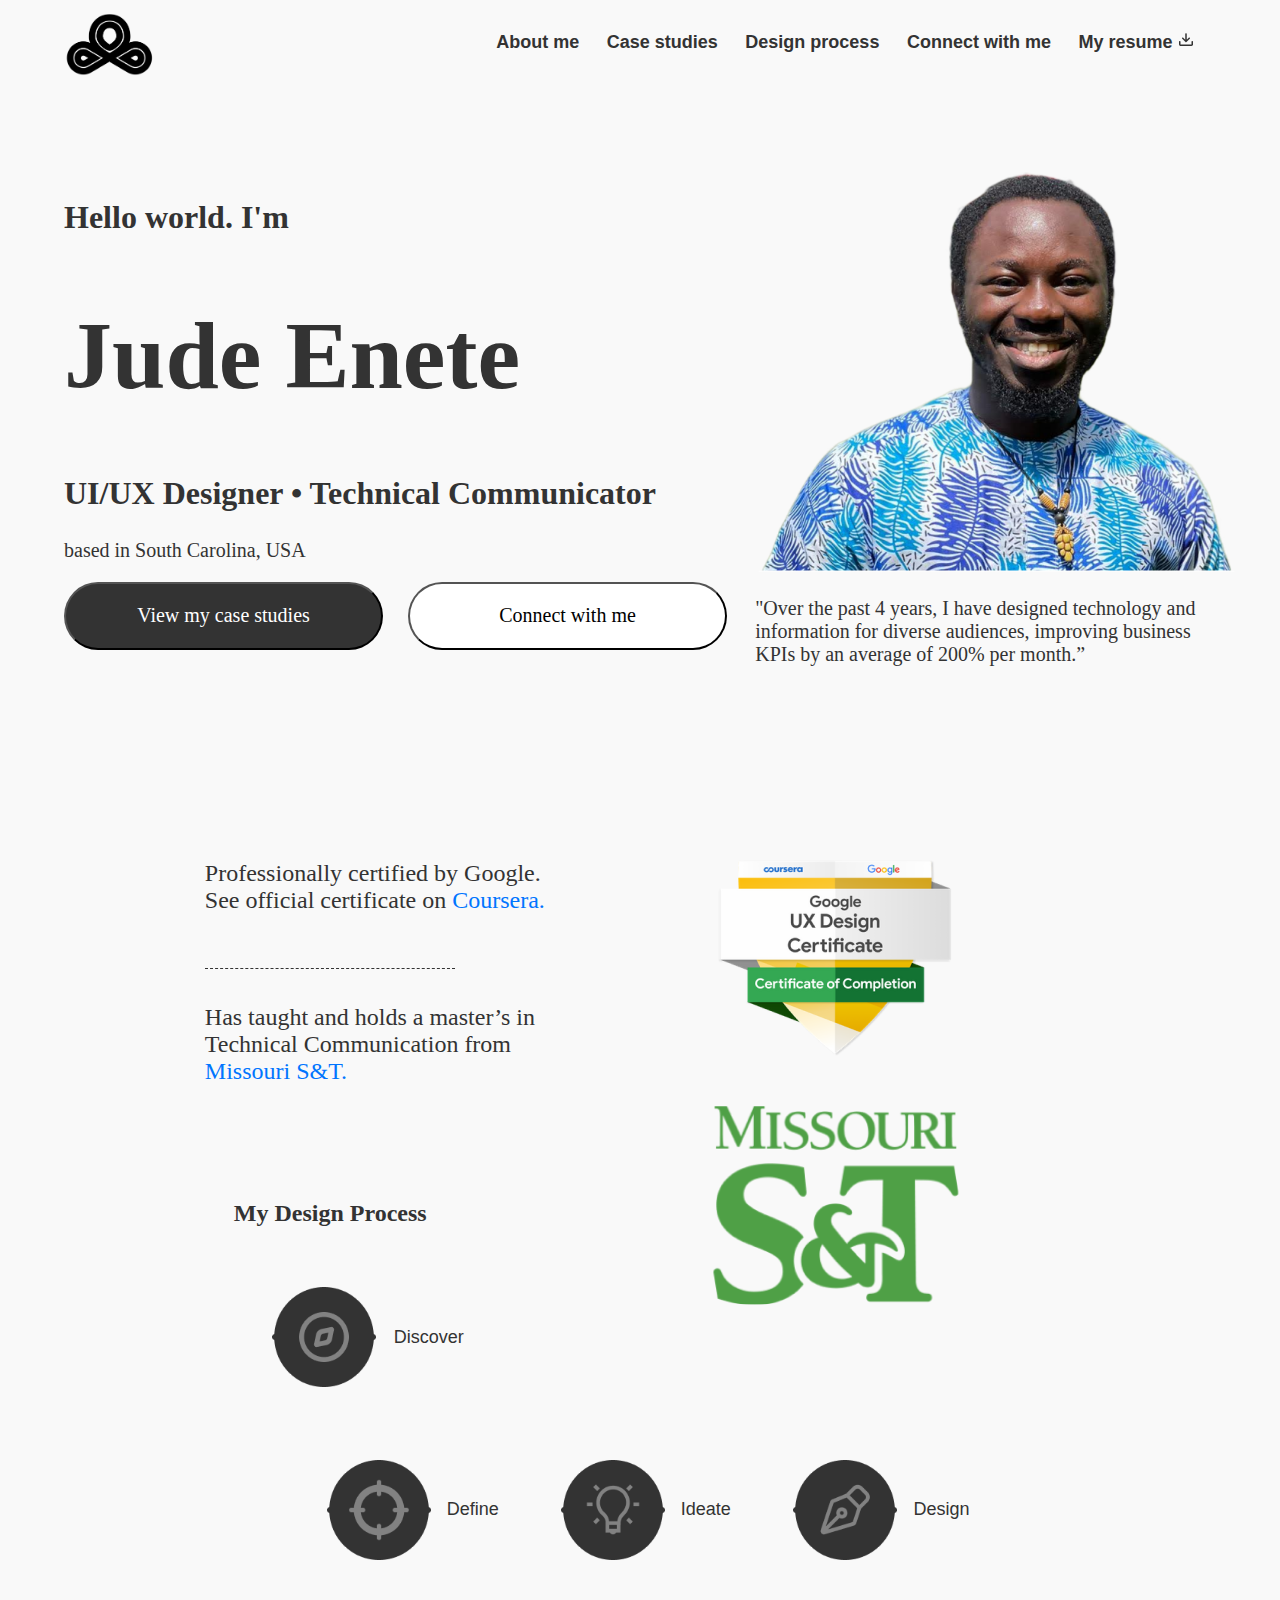
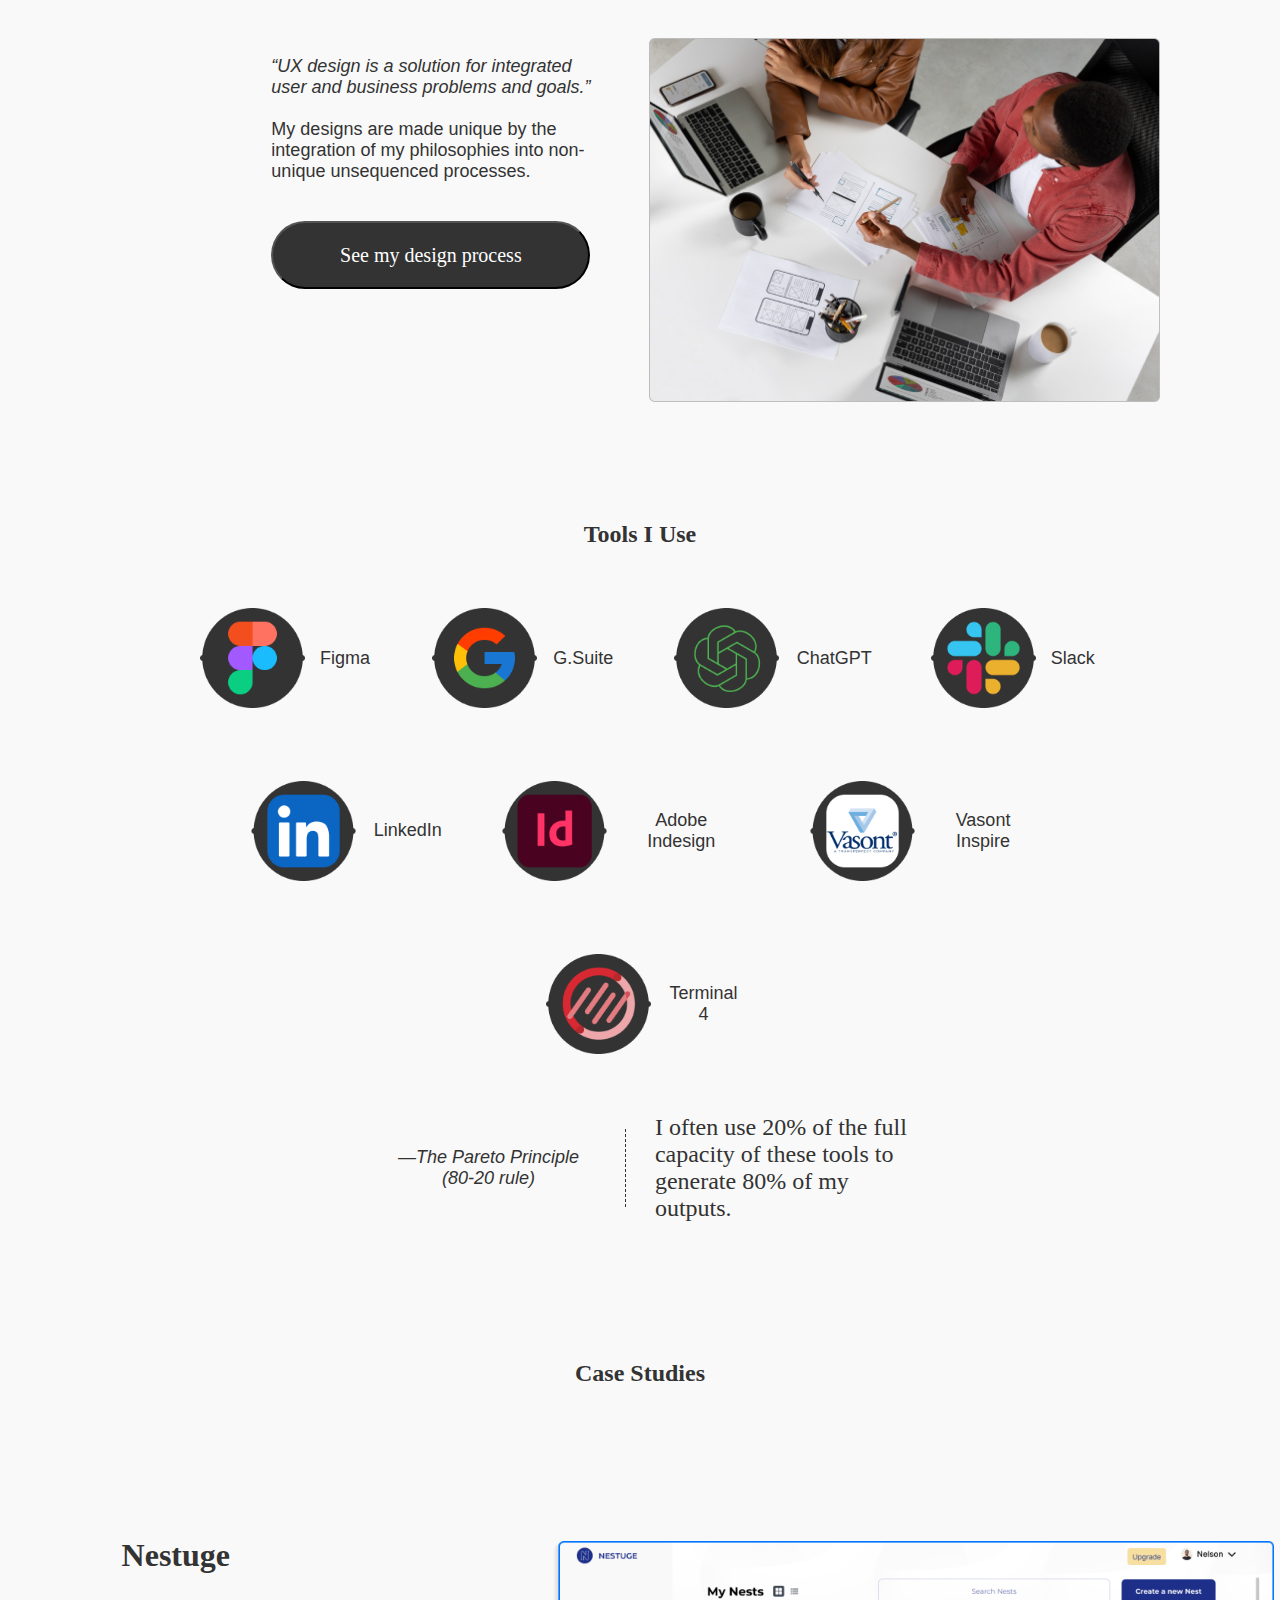
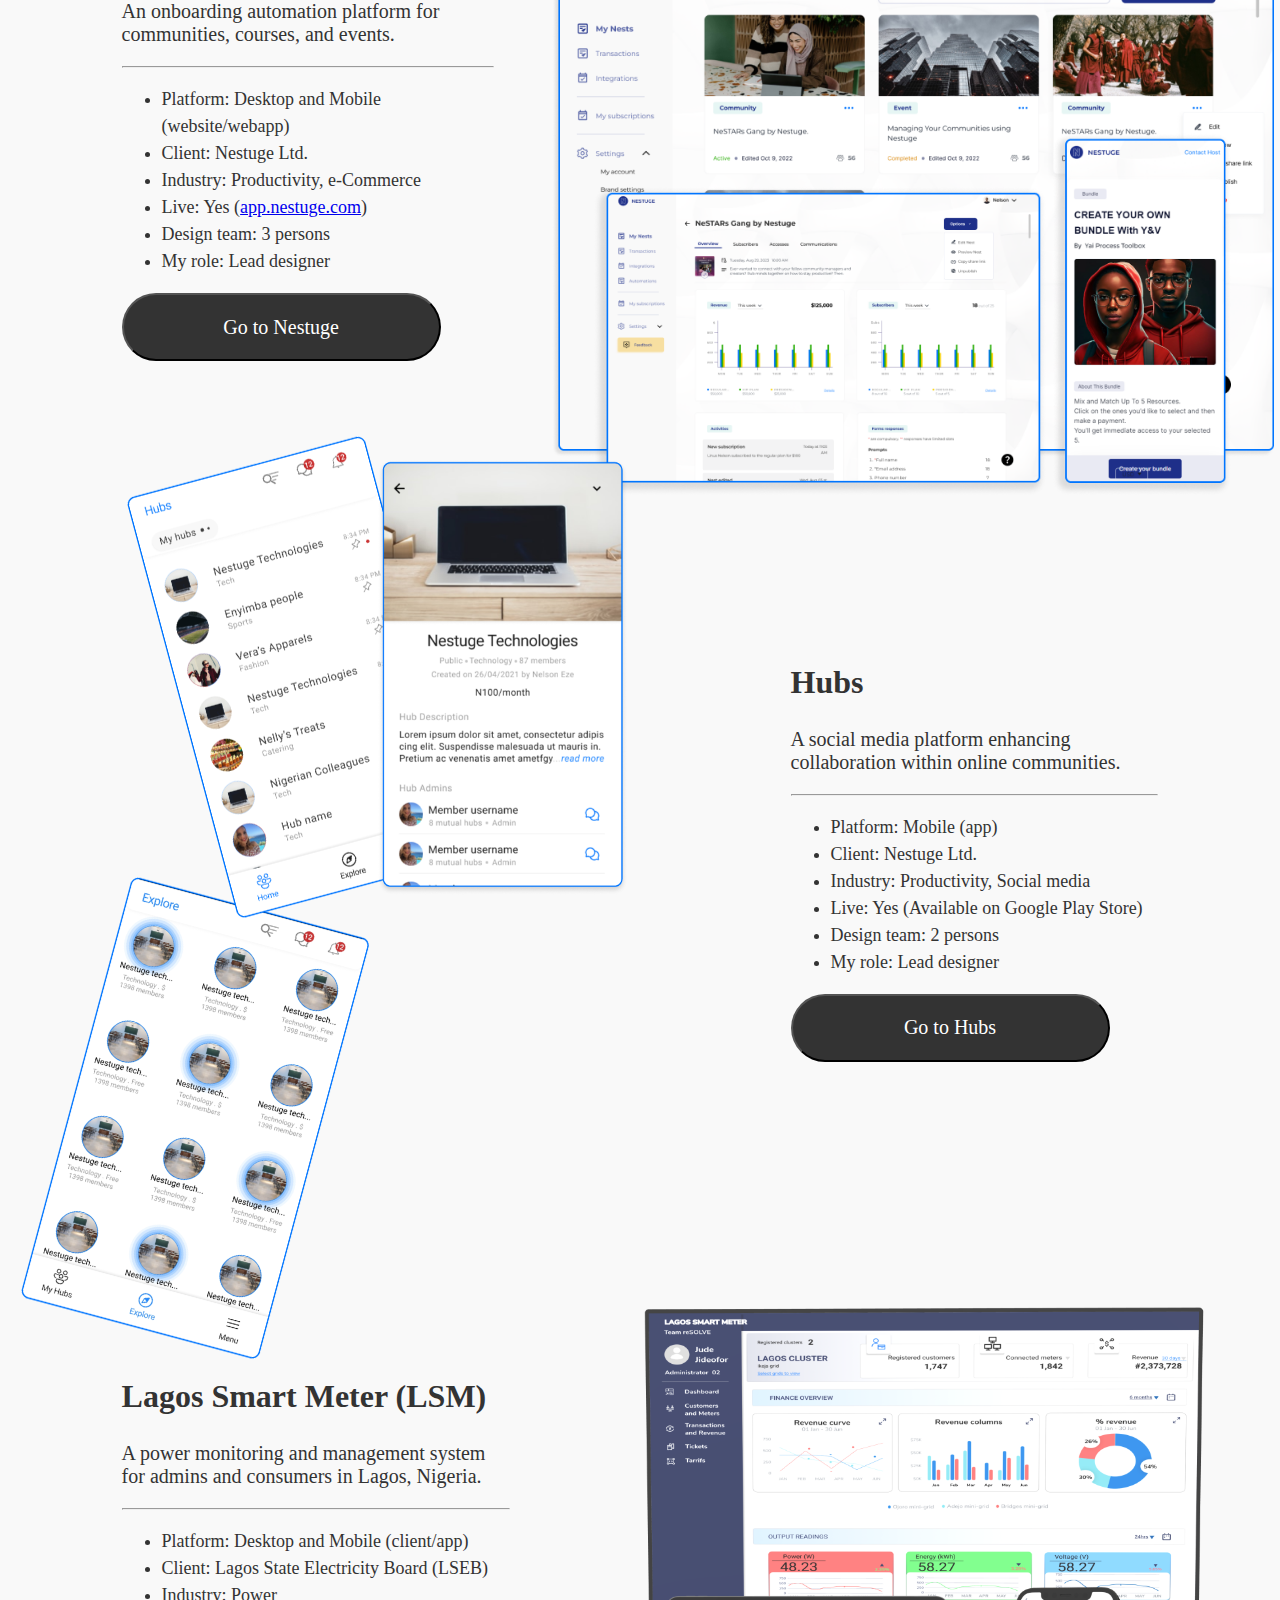
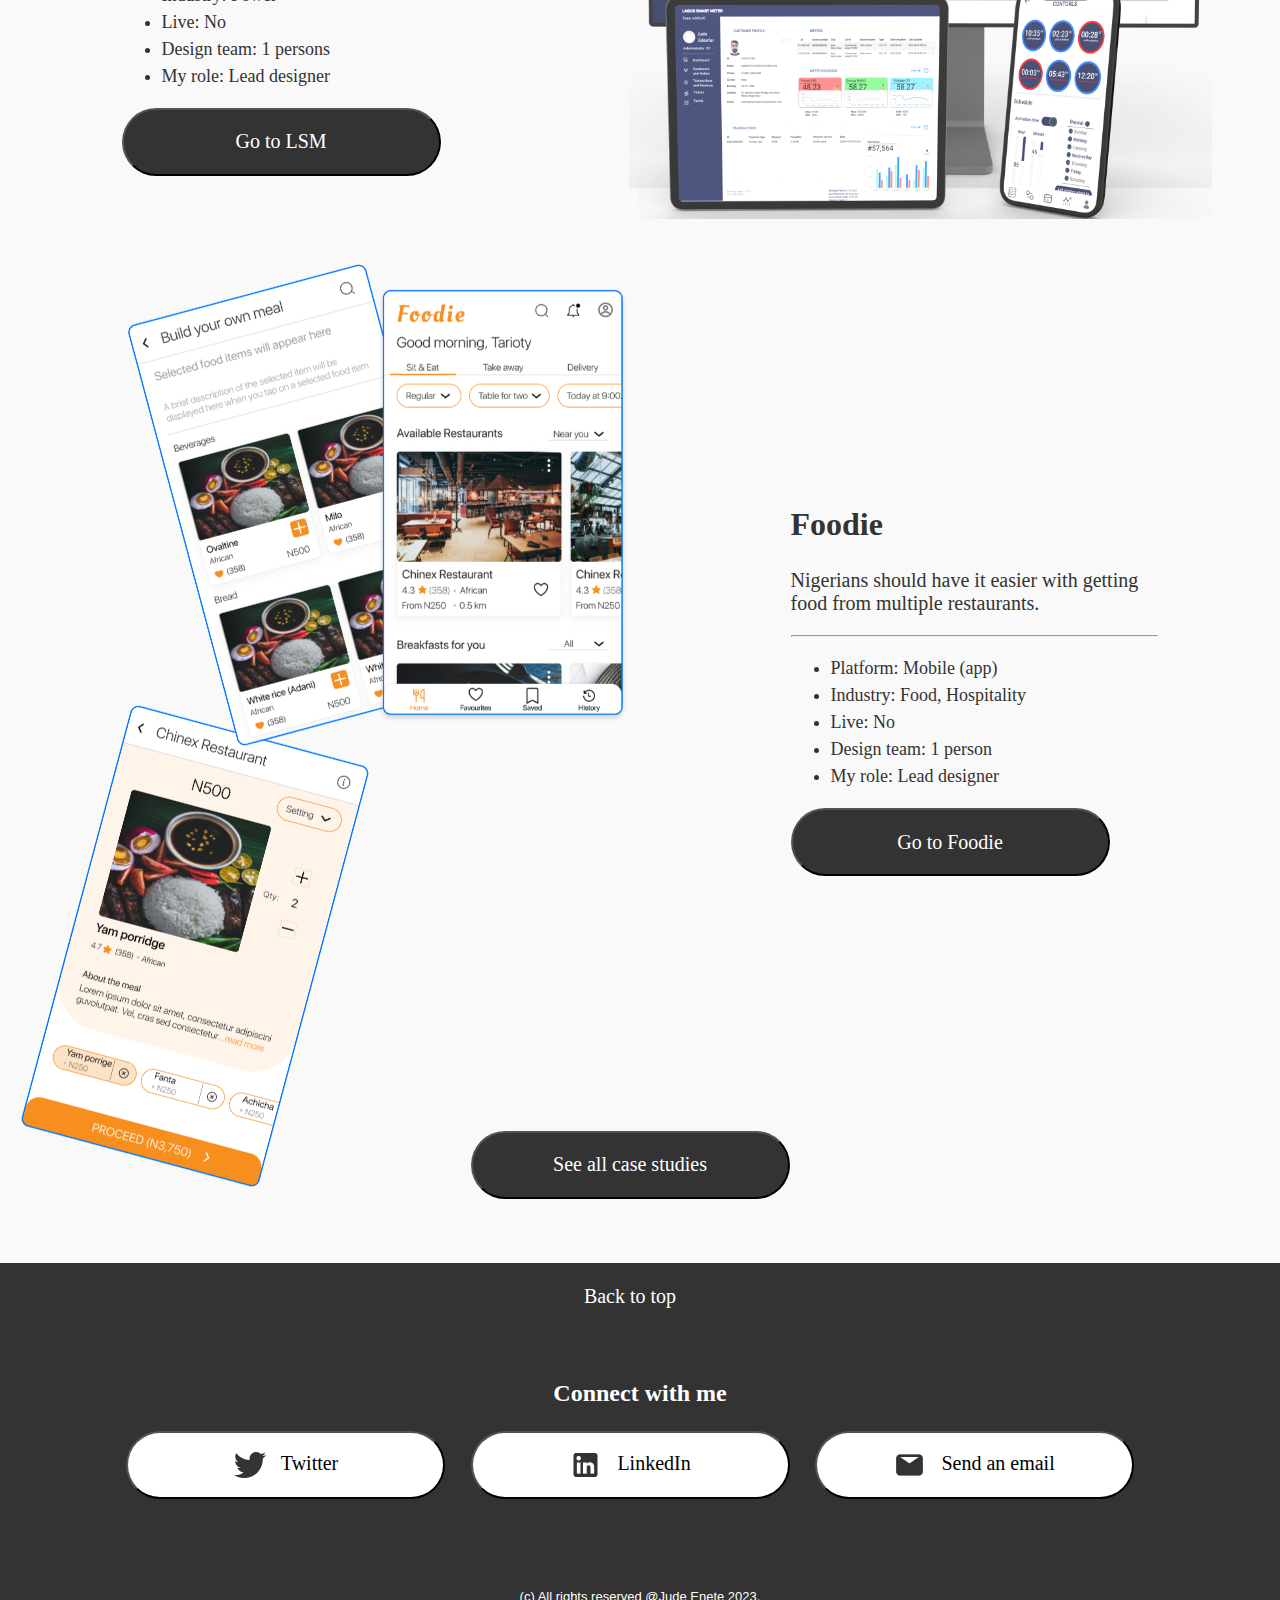
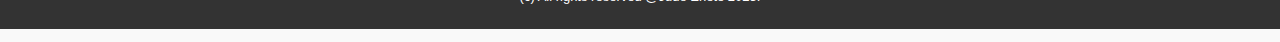
<file: index.html>
<!DOCTYPE html>

<html>

<head>
    <title>Jude Enete-About</title>
    <meta name="viewport" content="width=device-width, initial-scale=1.0">
    <link rel="stylesheet" href="portfolio.css" />
    <link rel="icon" type="image.png" href="images/My Logo.png" />
</head>

<body>

    <div class="header">
        <a href="index.html"><img src="images/My Logo.png" class="logo" height="75" /></a>

        <nav>
            <ol id="navlinks">
                <li><a href="index.html">About me</a></li>
                <li><a href="case-studies.html">Case studies</a></li>
                <li><a href="design-process.html">Design process</a></li>
                <li><a href="#connect-title">Connect with me</a></li>
                <li><a href="images/Jude_Enete_Resume..pdf">My resume <img src="images/download icon.png"></a></li>
            </ol>
        </nav>
    </div>

    <div class="hero-section">
        <div class="hero-text">
            <h2> Hello world. I'm</h2>
            <h1>Jude Enete</h1>
            <h2>UI/UX Designer • Technical Communicator</h2>
            <p class="p2">based in South Carolina, USA</p>
            <div class="hero-buttons">
                <a href="case-studies.html"><button type="button" class="primary-button">View my case studies</button></a>
                <a href="#connect-title"><button type="button" class="secondary-button">Connect with me</button></a>
            </div>
        </div>
        <div id="hero-pic">
            <img src="images/jude-pic.png" height="400px">
            <p class="p2">"Over the past 4 years, I have designed technology and information for diverse audiences,
                improving business KPIs by an average of 200% per month.”</p>
        </div>

        <div></div>
    </div>

    <div class="credentials">
        <div class="certificates">
            <p class="p1">Professionally certified by Google.
                <br>See official certificate on <a href="https://www.coursera.org/account/accomplishments/professional-cert/WP43E5ZNYDUH">Coursera.</a>
            </p>
            <br>
            <hr id="hr1">
            <br>
            <p class="p1">Has taught and holds a master’s in Technical Communication from <a href="https://english.mst.edu/facultyandstaff/gtadirectory/enete/">Missouri S&T.</a>
            </p>
        </div>
        <div class="logos">
            <a href="https://www.coursera.org/account/accomplishments/professional-cert/WP43E5ZNYDUH"><img id="UXlogo" src="images/Credly badge Google_Certs_UX 1.png" height="240"></a>
            <a href="https://english.mst.edu/facultyandstaff/gtadirectory/enete/"><img id="STlogo" src="images/Missouri-S&T_PrimaryLogo_Black 1 (1).png" height="200"></a>
        </div>
    </div>

    <div class="design-process-section">
        <h3>My Design Process</h3>
        <div class="depritems">
            <span class="discover"><img src="images/Discover.png" height="100px">Discover</Discover></span>
            <span class="define"><img src="images/Define.png" height="100px">Define</span>
            <span class="ideate"><img src="images/Ideate.png" height="100px">Ideate</span>
            <span class="design"><img src="images/Design.png" height="100px">Design</span>
        </div>
        <br>
        <br>
        <div class="blurbandimg">
            <div class="process-blurb">
                <p class="p3"><i>“UX design is a solution for integrated user and business problems and goals.”</i>
                    <br>
                    <br>My designs are made unique by the integration of my philosophies into non-unique unsequenced
                    processes.
                </p>
                <br>
                <a href="design-process.html"><button type="button" class="primary-button">See my design process</button></a>
            </div>
            <div class="design-image">
                <img id="UXlogo" src="images/ux design.png" height="364">
            </div>
        </div>
    </div>

    <div class="design-process-section"> <!--tools I use section-->
        <h3>Tools I Use</h3>
        <div class="depritems">
            <span class="discover"><img src="images/Figma.png" height="100px">Figma</Discover></span>
            <span class="define"><img src="images/G suite.png" height="100px">G.Suite</span>
            <span class="ideate"><img src="images/ChatGPT.png" height="100px">ChatGPT</span>
            <span class="design"><img src="images/Slack.png" height="100px">Slack</span>
            <span class="define"><img src="images/LinkedIn.png" height="100px">LinkedIn</span>
            <span class="ideate"><img src="images/Adobe Indesign.png" height="100px">Adobe Indesign</span>
            <span class="design"><img src="images/Vasont Inspire.png" height="100px">Vasont Inspire</span>
            <span class="design"><img src="images/Termianl 4.png" height="100px">Terminal 4</span>
        </div>
        <div class="toolblurbs">
            <div class="left-blurb">
                <p class="p3" id="cenblu"><i>—The Pareto Principle<br>(80-20 rule)</i></p>
            </div>

            <div class="right-blurb">
                <p class="p1">I often use 20% of the full capacity of these tools to generate 80% of my outputs.
                </p>
            </div>
        </div>
    </div>

    <div class="case-studies" id="nestuge">
        <h3>Case Studies</h3>
        <div class="caseblurbs">
            <div class="nest-left">
                <h2>Nestuge</h2>
                <p class="p2">An onboarding automation platform for communities, courses, and events.</p>
                <hr>
                <ul class="overview">
                    <li>Platform: Desktop and Mobile (website/webapp)</li>
                    <li>Client: Nestuge Ltd.</li>
                    <li>Industry: Productivity, e-Commerce</li>
                    <li>Live: Yes (<a href="app.nestuge.com">app.nestuge.com</a>)</li>
                    <li>Design team: 3 persons</li>
                    <li>My role: Lead designer</li>
                </ul>
                <a href="nestuge.html"><button type="button" class="primary-button">Go to Nestuge</button></a>
            </div>

            <div class="nest-right">
                <img id="nestdesktop" src="images/Nestuge Desktop.png" height="516">
                <img id="nestipad" src="images/Nestuge Surface Pro 8.png" height="310">
                <img id="nestmobile" src="images/Nestuge Android Small.png" height="364">
            </div>
        </div>
    </div>

    <div class="case-studies" id="hubs">
        <!--<h3>Case Studies</h3>-->
        <div class="caseblurbs">
            <div class="hubs-left">
                <img id="hubs1" src="images/Hubs 1.png" height="436">
                <img id="hubs2" src="images/Hubs 2.png" height="436">
                <img id="hubs3" src="images/Hubs 3.png" height="436">
            </div>
            <div class="hubs-right">
                <h2>Hubs</h2>
                <p class="p2">A social media platform enhancing collaboration within online communities.</p>
                <hr>
                <ul class="overview">
                    <li>Platform: Mobile (app)</li>
                    <li>Client: Nestuge Ltd.</li>
                    <li>Industry: Productivity, Social media</li>
                    <li>Live: Yes (Available on Google Play Store)</li>
                    <li>Design team: 2 persons</li>
                    <li>My role: Lead designer</li>
                </ul>
                <a href="hubs.html"><button type="button" class="primary-button">Go to Hubs</button></a>
            </div>
        </div>
    </div>

    <div class="case-studies" id="lagsmamet">
        <!--<h3>Case Studies</h3>-->
        <div class="caseblurbs">
            <div class="nest-left">
                <h2>Lagos Smart Meter (LSM)</h2>
                <p class="p2">A power monitoring and management system for admins and consumers in Lagos, Nigeria.</p>
                <hr>
                <ul class="overview">
                    <li>Platform: Desktop and Mobile (client/app)</li>
                    <li>Client: Lagos State Electricity Board (LSEB)</li>
                    <li>Industry: Power</li>
                    <li>Live: No</li>
                    <li>Design team: 1 persons</li>
                    <li>My role: Lead designer</li>
                </ul>
                <a href="lsm.html"><button type="button" class="primary-button">Go to LSM</button></a>
            </div>

            <div class="nest-right">
                <img id="lagdesktop" src="images/Lagos smart meter.png" height="516">
                <!--<img id="nestipad" src="images/Nestuge Surface Pro 8.png" height="310">
                <img id="nestmobile" src="images/Nestuge Android Small.png" height="364">
                -->
            </div>
        </div>
    </div>

    <div class="case-studies" id="foodie">
        <!--<h3>Case Studies</h3>-->
        <div class="caseblurbs">
            <div class="hubs-left">
                <img id="hubs1" src="images/Foodie 1.png" height="436">
                <img id="hubs2" src="images/Foodie 2.png" height="436">
                <img id="hubs3" src="images/Foodie 3.png" height="436">
            </div>
            <div class="hubs-right">
                <h2>Foodie</h2>
                <p class="p2">Nigerians should have it easier with getting food from multiple restaurants.</p>
                <hr>
                <ul class="overview">
                    <li>Platform: Mobile (app)</li>
                    <li>Industry: Food, Hospitality</li>
                    <li>Live: No</li>
                    <li>Design team: 1 person</li>
                    <li>My role: Lead designer</li>
                </ul>
                <a href="foodie.html"><button type="button" class="primary-button">Go to Foodie</button></a>
            </div>
        </div>
    </div>
    <div class="see-case-studies">
        <a href="case-studies.html"><button type="button" class="primary-button">See all case studies</button></a>
    </div>
    <div class="back-to-top">
        <a href="#navlinks"><button type="button" class="text-button">Back to top</button></a>
    </div>
    <div class="connect-with-me">
        <h3 id="connect-title">Connect with me</h3>
        <div>
            <a href="https://twitter.com/DearDiary_S"><button type="button" class="secondary-button"><img src="images/twitter.png"
                    class="twitter">Twitter</button></a>
            <a href="https://linkedin.com/in/judeenete"><button type="button" class="secondary-button"><img src="images/linkedin icon 333.png"
                    class="twitter">LinkedIn</button></a>
            <a href="mailto:judejideofor@gmail.com"><button type="button" class="secondary-button"><img src="images/email.png" class="twitter">Send an
                email</button></a>
        </div>
    </div>

    <footer>
        <p class="p3">(c) All rights reserved @Jude Enete 2023.</p>
    </footer>





</body>
</html>
</file>
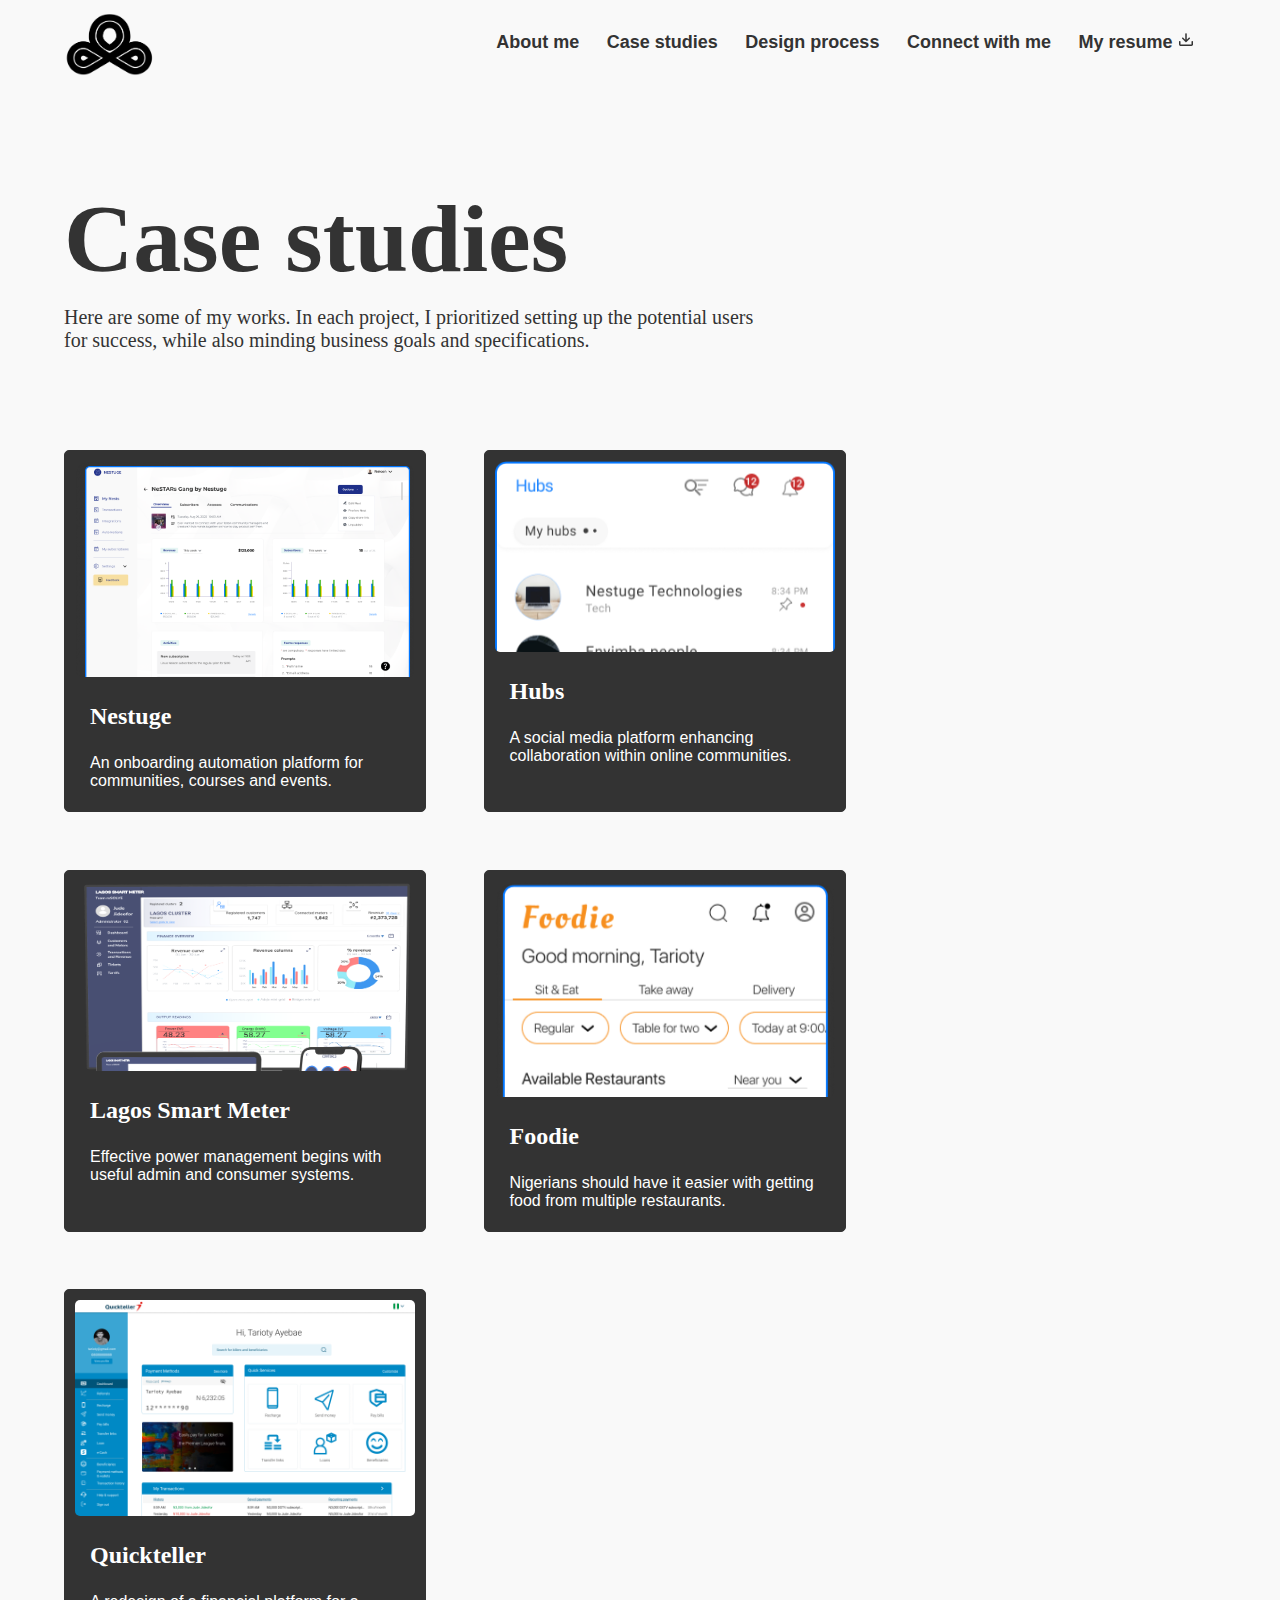
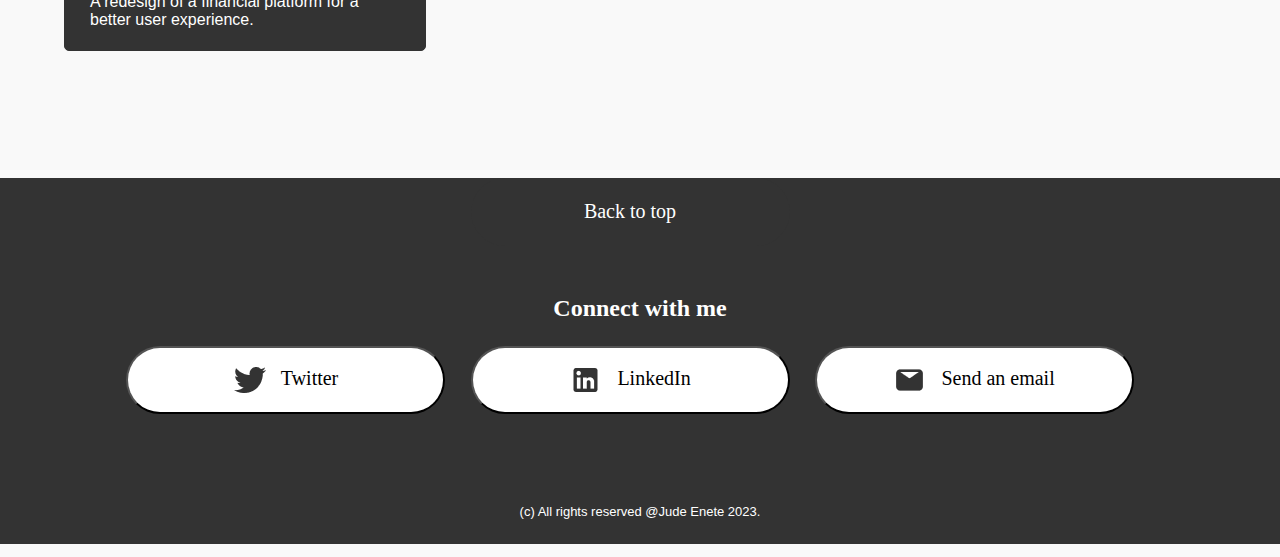
<file: case-studies.html>
<!DOCTYPE html>

<html>

<head>
    <title>Jude Enete-Case studies</title>
    <meta name="viewport" content="width=device-width, initial-scale=1.0">
    <link rel="stylesheet" href="portfolio.css" />
    <link rel="icon" type="image.png" href="images/My Logo.png" />
</head>

<body>

    <div class="header">
        <a href="index.html"><img src="images/My Logo.png" class="logo" height="75" /></a>

        <nav>
            <ol id="navlinks">
                <li><a href="index.html">About me</a></li>
                <li><a href="case-studies.html">Case studies</a></li>
                <li><a href="design-process.html">Design process</a></li>
                <li><a href="#connect-title">Connect with me</a></li>
                <li><a href="images/Jude_Enete_Resume..pdf">My resume <img src="images/download icon.png"></a></li>
            </ol>
        </nav>
    </div>

    <div class="intro-section">
        <div class="intro-text">
            <h1 id="intro-head">Case studies</h1>
            <p class="p2">Here are some of my works. In each project, I prioritized setting up the potential users for
                success, while also minding business goals and specifications.</p>
        </div>
    </div>
    <div class="projects">
        <a href="nestuge.html"><!--nestuge-->
            <div class="case-card">

                <div class="case-img" id="nestuge-card" width="100%"></div>

                <div class="case-info">
                    <h3>Nestuge</h2>
                        <p class="project-details">An onboarding automation platform for communities, courses and
                            events.
                        </p>
                </div>

            </div>
        </a>

        <a href="hubs.html"><!--hubs-->
            <div class="case-card">

                <div class="case-img" id="hubs-card" width="100%"></div>

                <div class="case-info">
                    <h3>Hubs</h2>
                        <p class="project-details">A social media platform enhancing collaboration within online
                            communities.
                        </p>
                </div>
            </div>
        </a>

        <a href="lsm.html"><!--lsm-->
            <div class="case-card">

                <div class="case-img" id="lsm-card" width="100%"></div>

                <div class="case-info">
                    <h3>Lagos Smart Meter</h2>
                        <p class="project-details">Effective power management begins with useful admin and consumer
                            systems.
                        </p>
                </div>
            </div>
        </a>

        <a href="foodie.html"><!--foodie-->
            <div class="case-card">

                <div class="case-img" id="foodie-card" width="100%"></div>

                <div class="case-info">
                    <h3>Foodie</h2>
                        <p class="project-details">Nigerians should have it easier with getting food from multiple
                            restaurants.
                        </p>
                </div>
            </div>
        </a>

        <a href="quickteller.html"><!--quickteller-->
            <div class="case-card">

                <div class="case-img" id="quickteller-card" width="100%"></div>

                <div class="case-info">
                    <h3>Quickteller</h2>
                        <p class="project-details">A redesign of a financial platform for a better user experience.
                        </p>
                </div>

            </div>
        </a>
    </div>

    <div class="back-to-top">
        <a href="#navlinks"><button type="button" class="text-button">Back to top</button></a>
    </div>
    <div class="connect-with-me">
        <h3 id="connect-title">Connect with me</h3>
        <div>
            <a href="https://twitter.com/DearDiary_S"><button type="button" class="secondary-button"><img
                        src="images/twitter.png" class="twitter">Twitter</button></a>
            <a href="https://linkedin.com/in/judeenete"><button type="button" class="secondary-button"><img
                        src="images/linkedin icon 333.png" class="twitter">LinkedIn</button></a>
            <a href="mailto:judejideofor@gmail.com"><button type="button" class="secondary-button"><img
                        src="images/email.png" class="twitter">Send an
                    email</button></a>
        </div>
    </div>

    <footer>
        <p class="p3">(c) All rights reserved @Jude Enete 2023.</p>
    </footer>



</body>

</html>
</file>
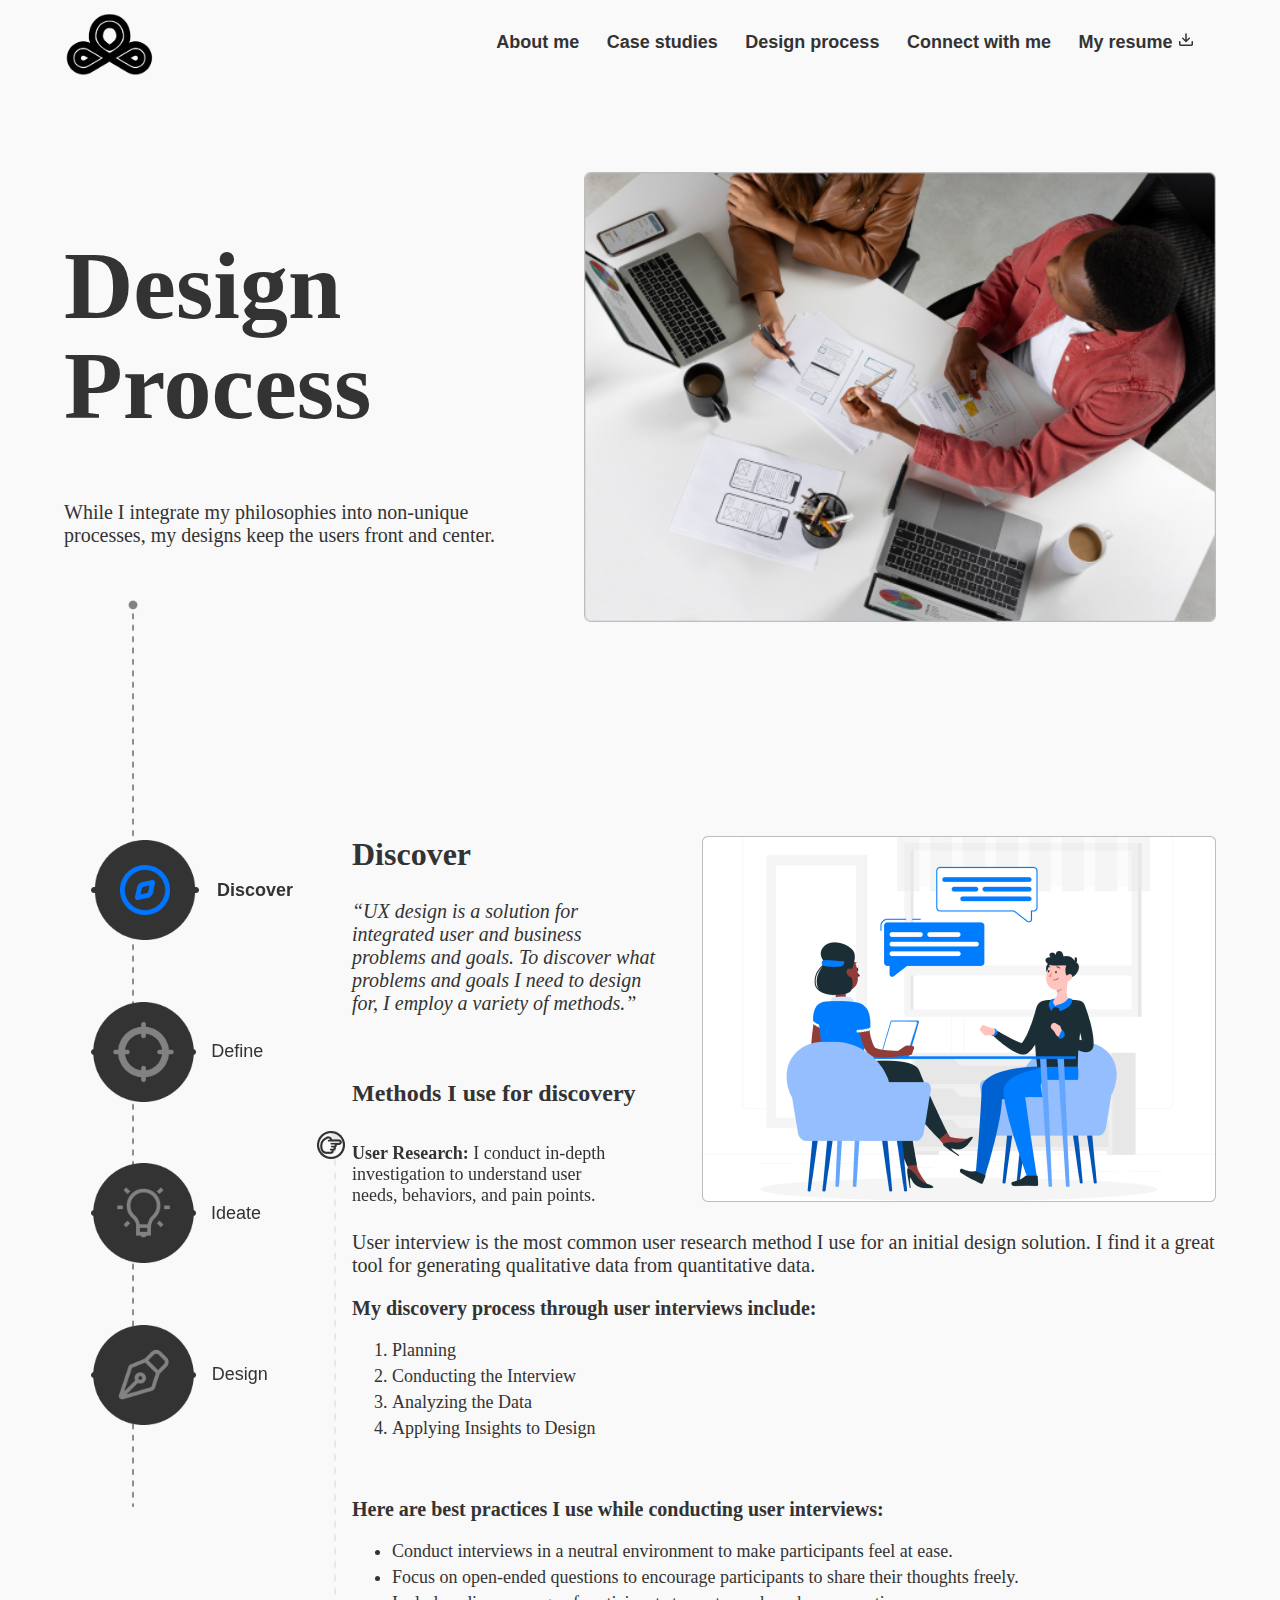
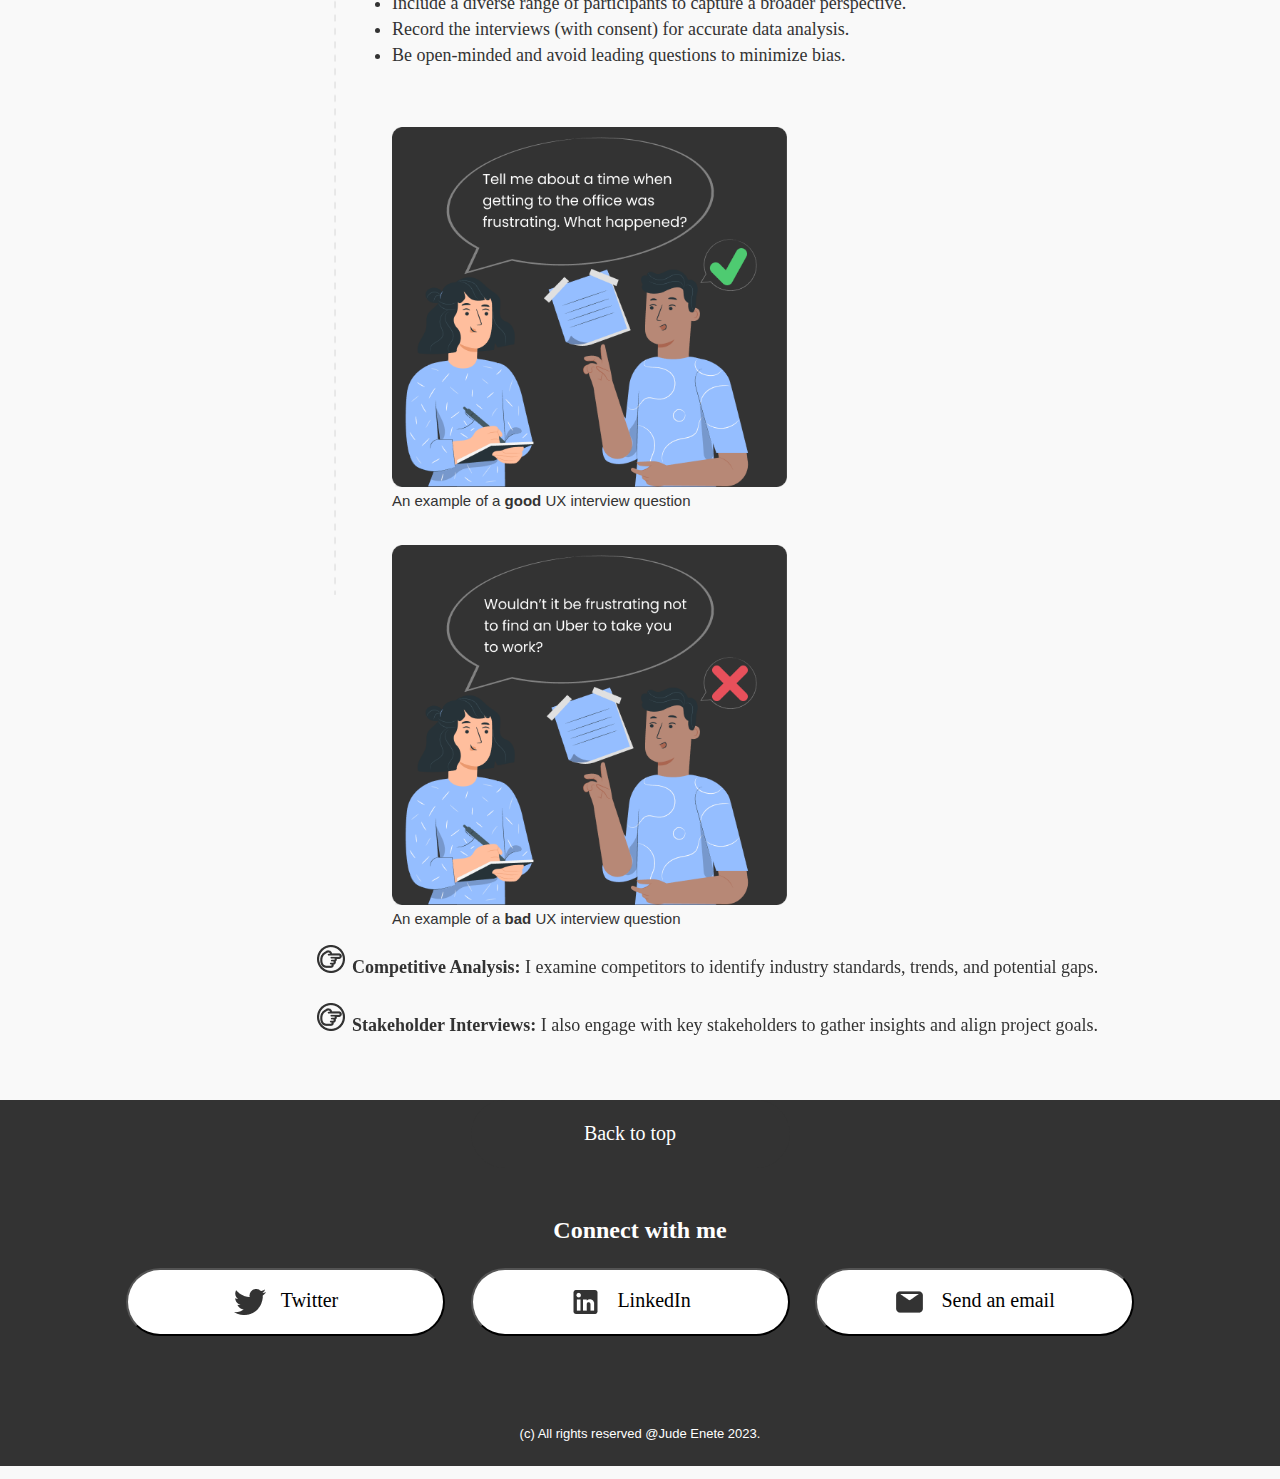
<file: design-process.html>
<!DOCTYPE html>

<html>

<head>
    <title>Jude Enete-Design process</title>
    <meta name="viewport" content="width=device-width, initial-scale=1.0">
    <link rel="stylesheet" href="portfolio.css" />
    <link rel="icon" type="image.png" href="images/My Logo.png" />
</head>

<body>

    <div class="header">
        <a href="index.html"><img src="images/My Logo.png" class="logo" height="75" /></a>

        <nav>
            <ol id="navlinks">
                <li><a href="index.html">About me</a></li>
                <li><a href="case-studies.html">Case studies</a></li>
                <li><a href="design-process.html">Design process</a></li>
                <li><a href="#connect-title">Connect with me</a></li>
                <li><a href="images/Jude_Enete_Resume..pdf">My resume <img src="images/download icon.png"></a></li>
            </ol>
        </nav>
    </div>

    <div class="design-hero">
        <div class="design-hero-text">
            <h1 id="design-hero-head">Design Process</h1>
            <p class="p2">While I integrate my philosophies into non-unique processes, my designs keep the users front
                and center. </p>
        </div>

        <img class="design-hero-img" src="images/ux design.png" height="450px" />

    </div>

    <img class="connector" src="images/Connecting line.png" height="907px" width="10px" />

    <div class="contents">

    <div class="vertitems">
        <span class="discover"><img src="images/Discover active1.png" height="100px"><b>Discover</b></Discover></span>
        <span class="define"><img src="images/Define.png" height="100px">Define</span>
        <span class="ideate"><img src="images/Ideate.png" height="100px">Ideate</span>
        <span class="design"><img src="images/Design.png" height="100px">Design</span>
    </div>

        <img class="list-line" src="images/Connecting line.png" height="1065px" width="10px" />

        <div class="middle-article">

            <img class="interview-img" src="images/interview.png" />

            <h2>Discover</h2>
            <p class="p2"><i>“UX design is a solution for integrated user and business problems and goals. To discover what
                    problems
                    and goals I need to design for, I employ a variety of methods.”</i></p>
            <br>
            <h3>Methods I use for discovery</h3>
            <ul class="main-list">
                <li><b>User Research:</b> I conduct in-depth investigation to understand user needs, behaviors, and pain
                    points.</li>
            </ul>
            <p class="p2">User interview is the most common user research method I use for an initial design solution. I find
                it a great tool for generating qualitative data from quantitative data.</p>

            <p class="p2"><b>My discovery process through user interviews include:</b></p>
            <ol class="ord-sub-list">
                <li>Planning</li>
                <li>Conducting the Interview</li>
                <li>Analyzing the Data</li>
                <li>Applying Insights to Design</li>
            </ol>
            <br>

            <p class="p2"><b>Here are best practices I use while conducting user interviews:</b></p2>
            <ul class="ord-sub-list">
                <li>Conduct interviews in a neutral environment to make participants feel at ease.</li>
                <li>Focus on open-ended questions to encourage participants to share their thoughts freely.</li>
                <li>Include a diverse range of participants to capture a broader perspective.</li>
                <li>Record the interviews (with consent) for accurate data analysis.</li>
                <li>Be open-minded and avoid leading questions to minimize bias.</li>
            </ul>

            <div class="good-and-bad">
                <figure>
                    <img src="images/Do.png" height="360px" />
                    <figcaption>An example of a <b>good</b> UX interview question</figcaption>
                </figure>
                <figure>
                    <img src="images/Don't do.png" height="360px" />
                    <figcaption>An example of a <b>bad</b> UX interview question</figcaption>
                </figure>
            </div>


            <ul class="main-list" id="main-list-after-figures">
                <li><b>Competitive Analysis: </b>I examine competitors to identify industry standards, trends, and
                    potential gaps.</li>
                <li><b>Stakeholder Interviews: </b>I also engage with key stakeholders to gather insights and align
                    project goals.</li>
            </ul>

        </div>

    </div>

    <div class="back-to-top">
        <a href="#navlinks"><button type="button" class="text-button">Back to top</button></a>
    </div>
    <div class="connect-with-me">
        <h3 id="connect-title">Connect with me</h3>
        <div>
            <a href="https://twitter.com/DearDiary_S"><button type="button" class="secondary-button"><img src="images/twitter.png"
                    class="twitter">Twitter</button></a>
            <a href="https://linkedin.com/in/judeenete"><button type="button" class="secondary-button"><img src="images/linkedin icon 333.png"
                    class="twitter">LinkedIn</button></a>
            <a href="mailto:judejideofor@gmail.com"><button type="button" class="secondary-button"><img src="images/email.png" class="twitter">Send an
                email</button></a>
        </div>
    </div>

    <footer>
        <p class="p3">(c) All rights reserved @Jude Enete 2023.</p>
    </footer>




</body>

</html>
</file>
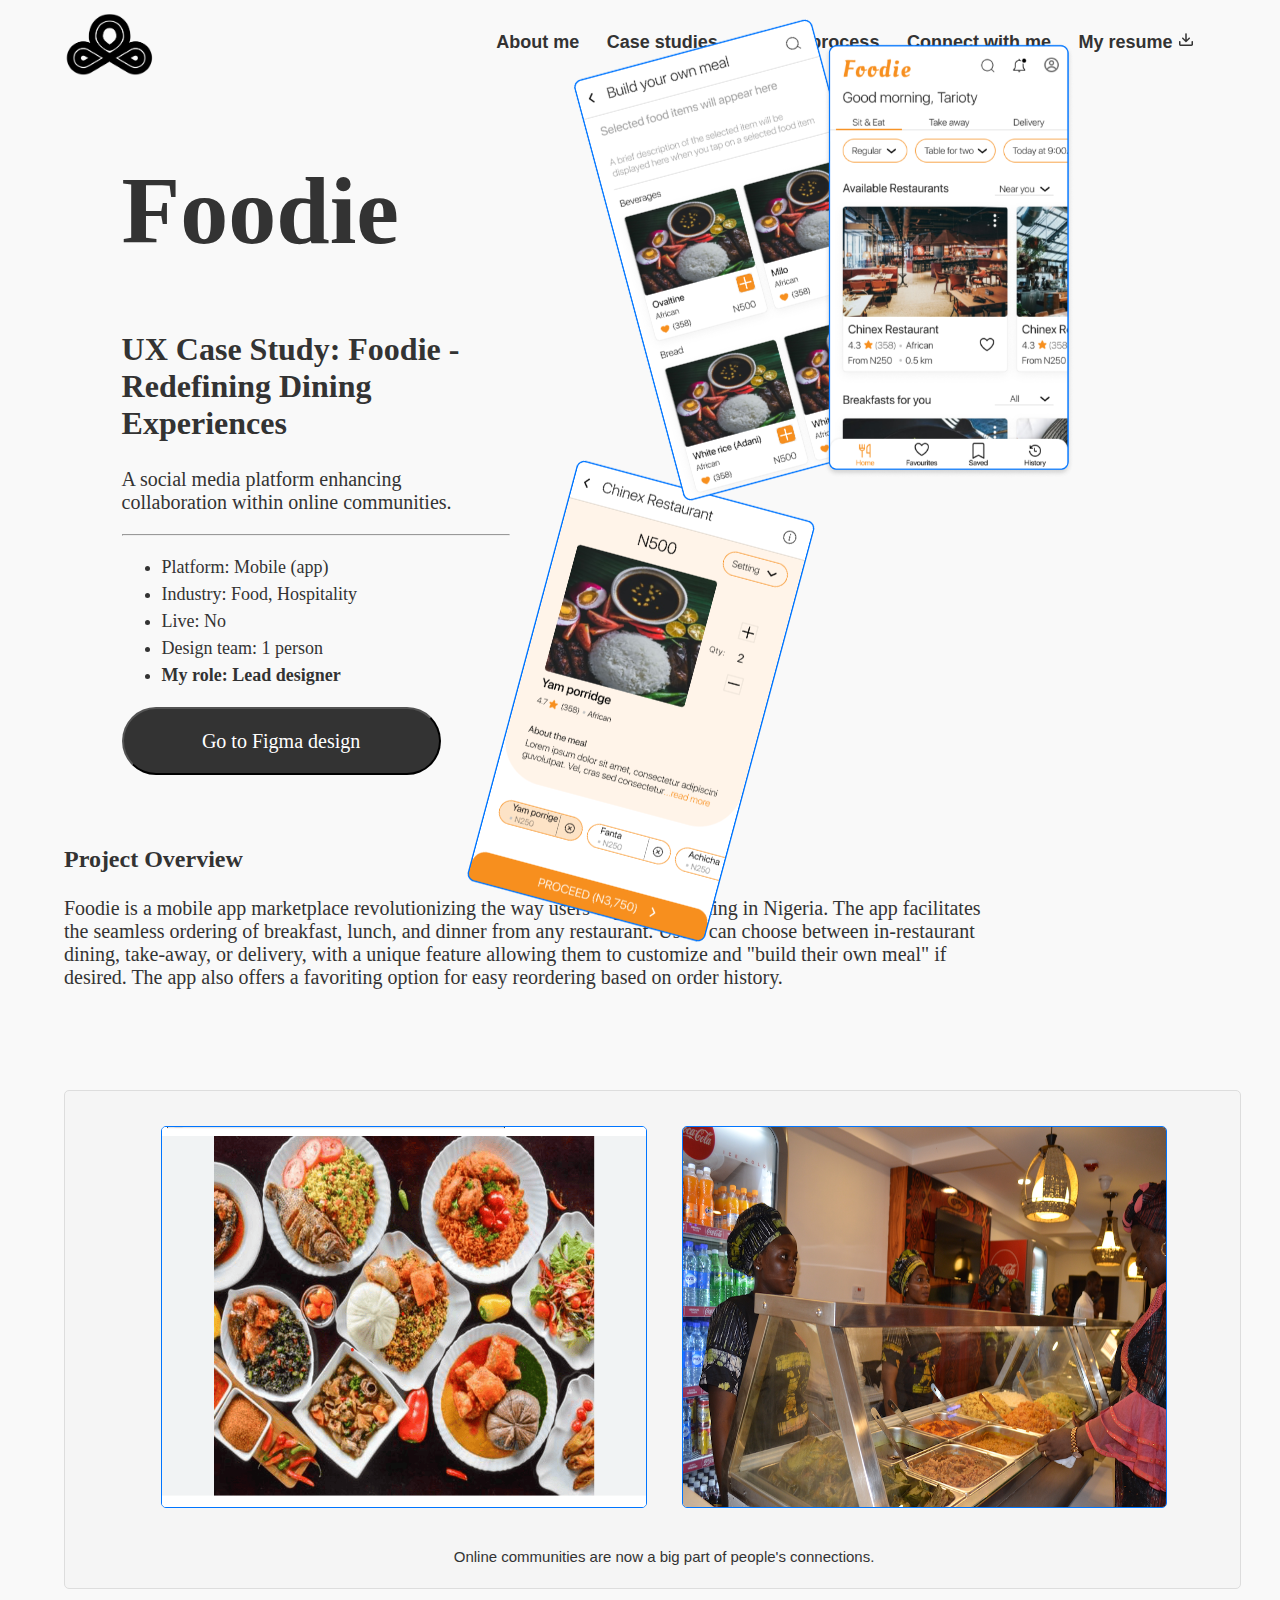
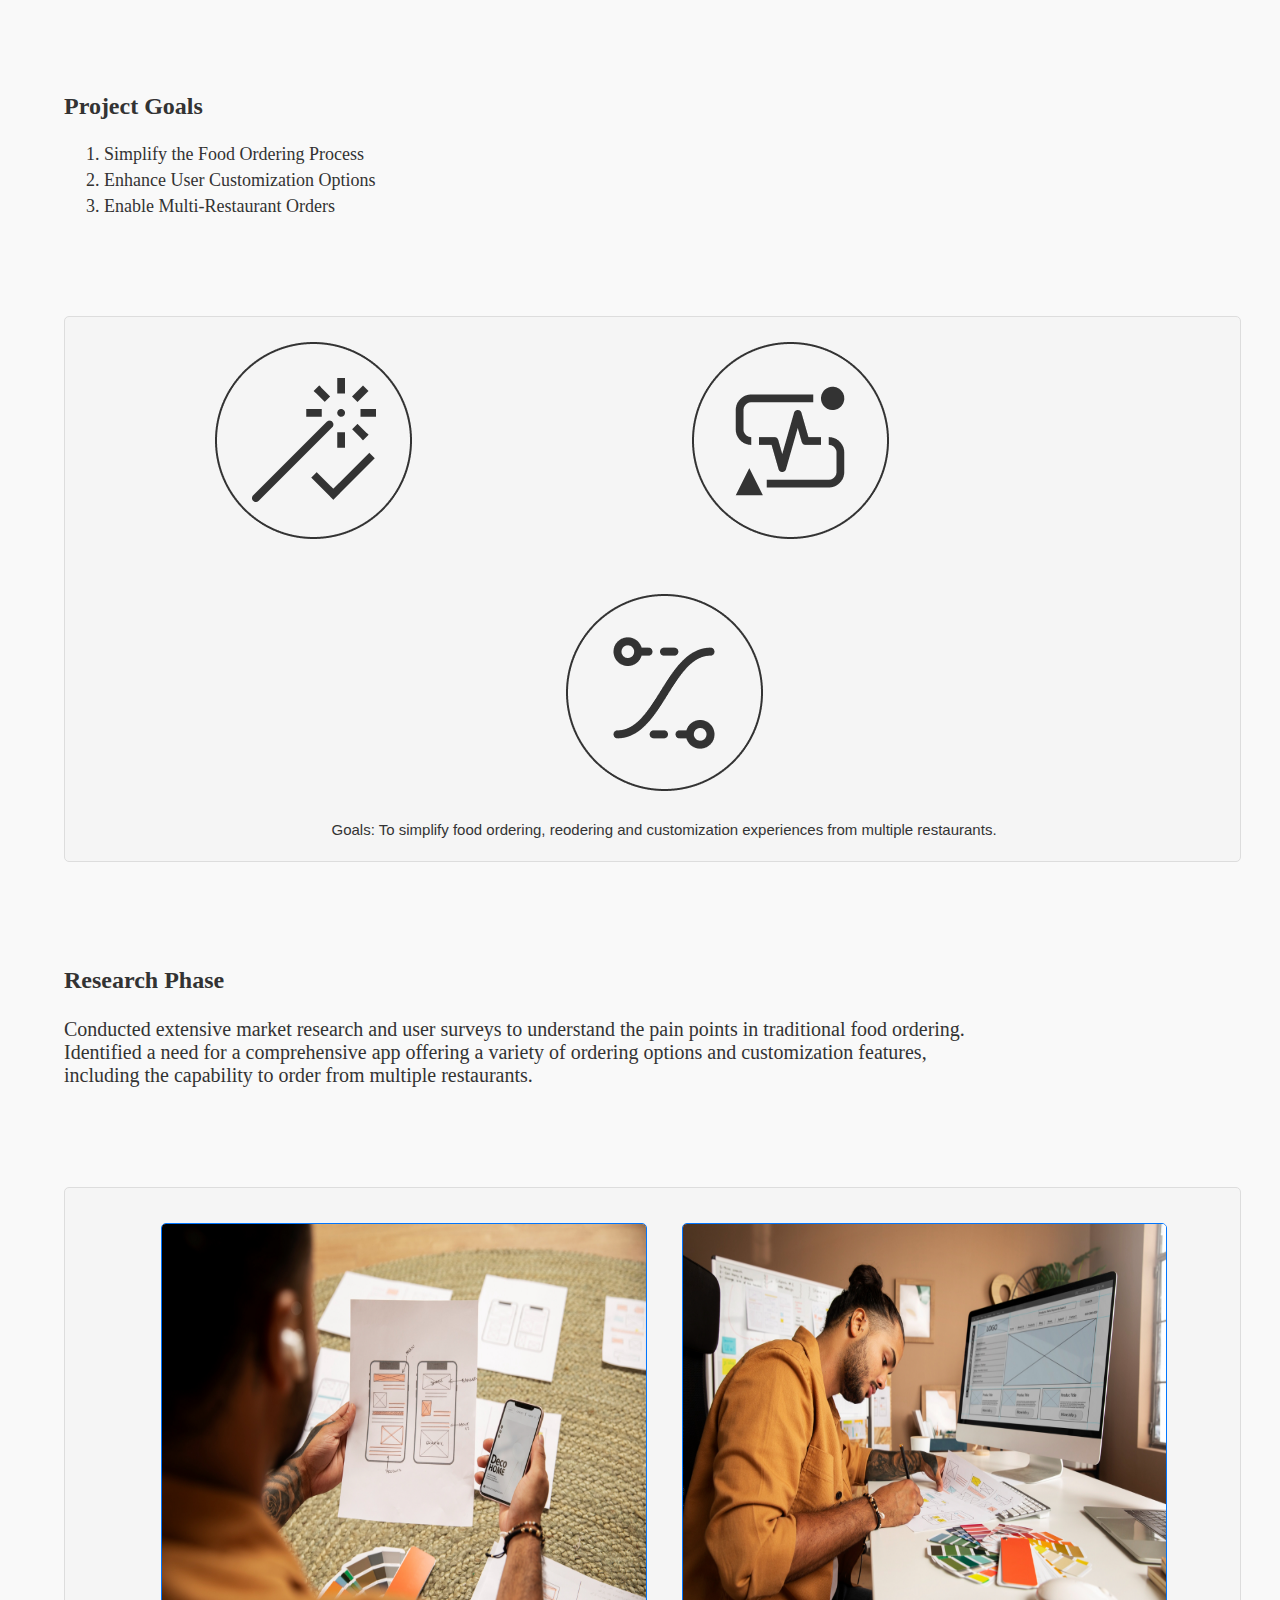
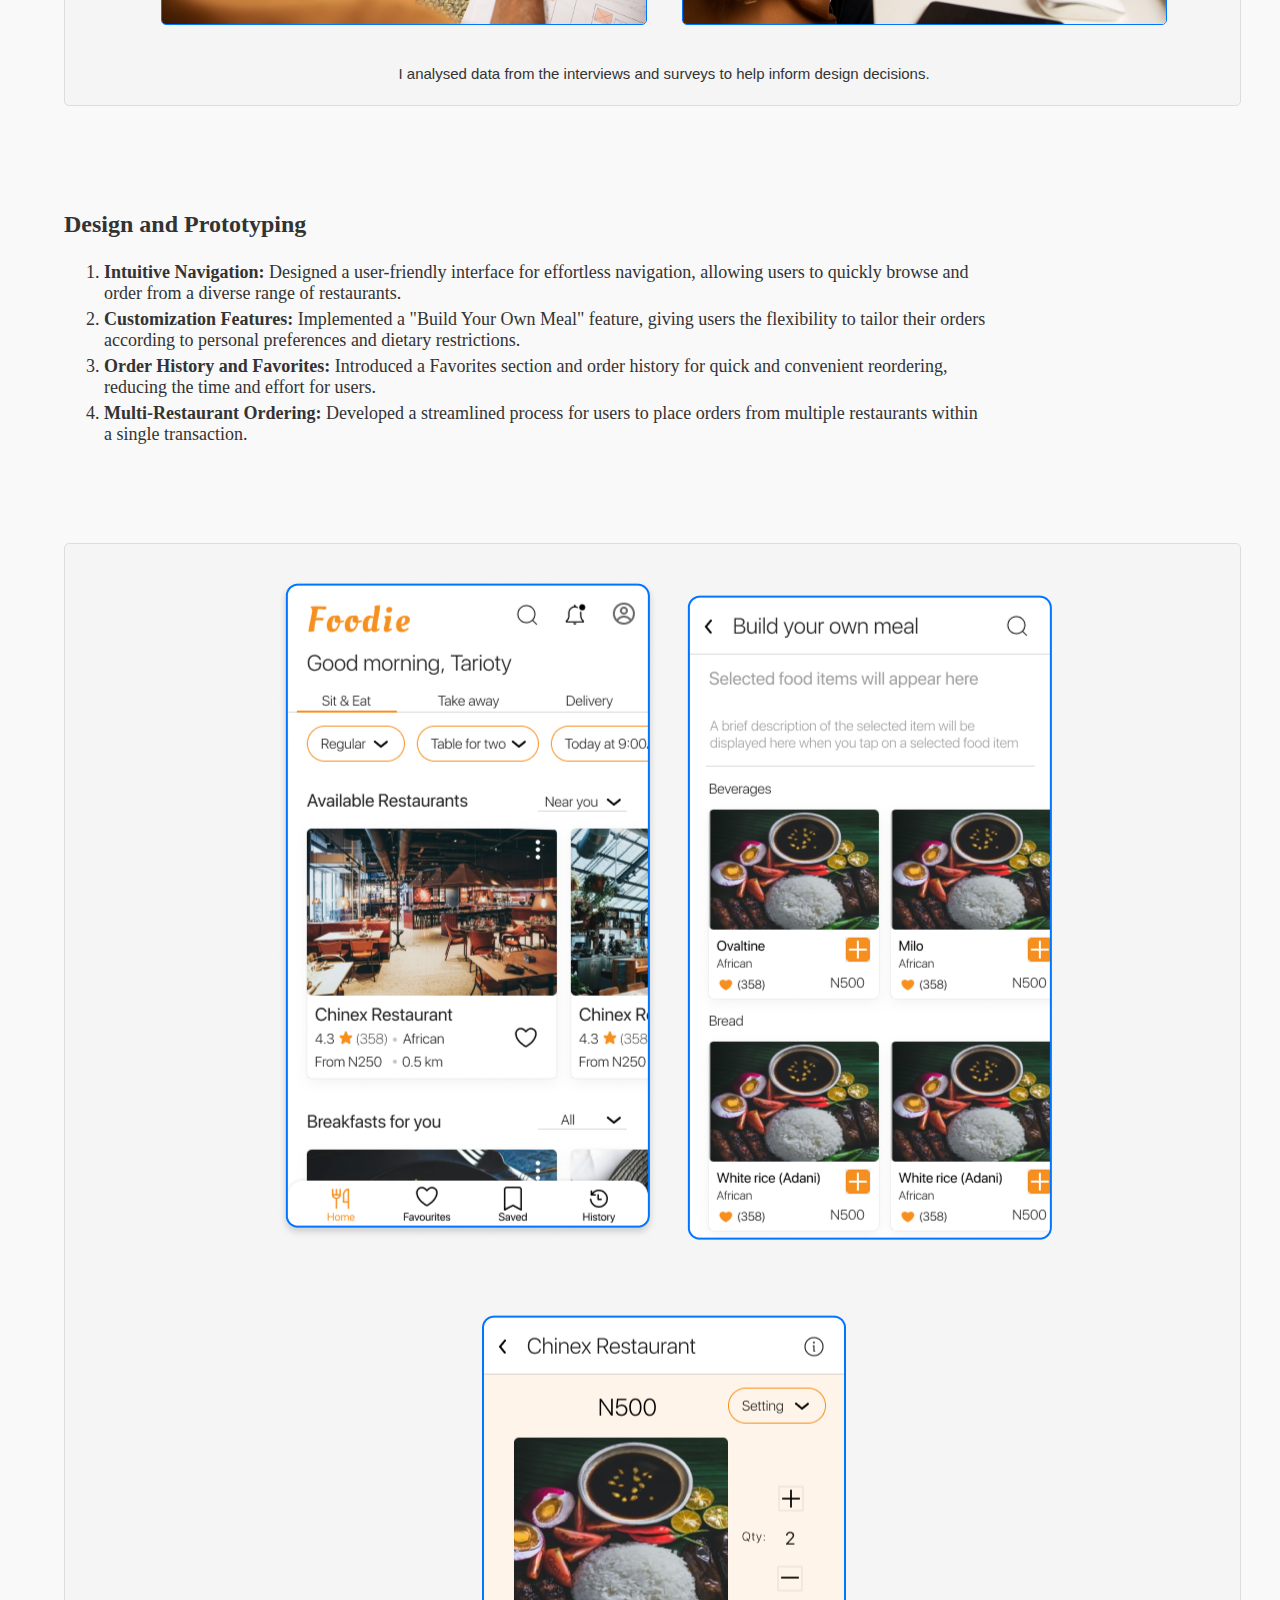
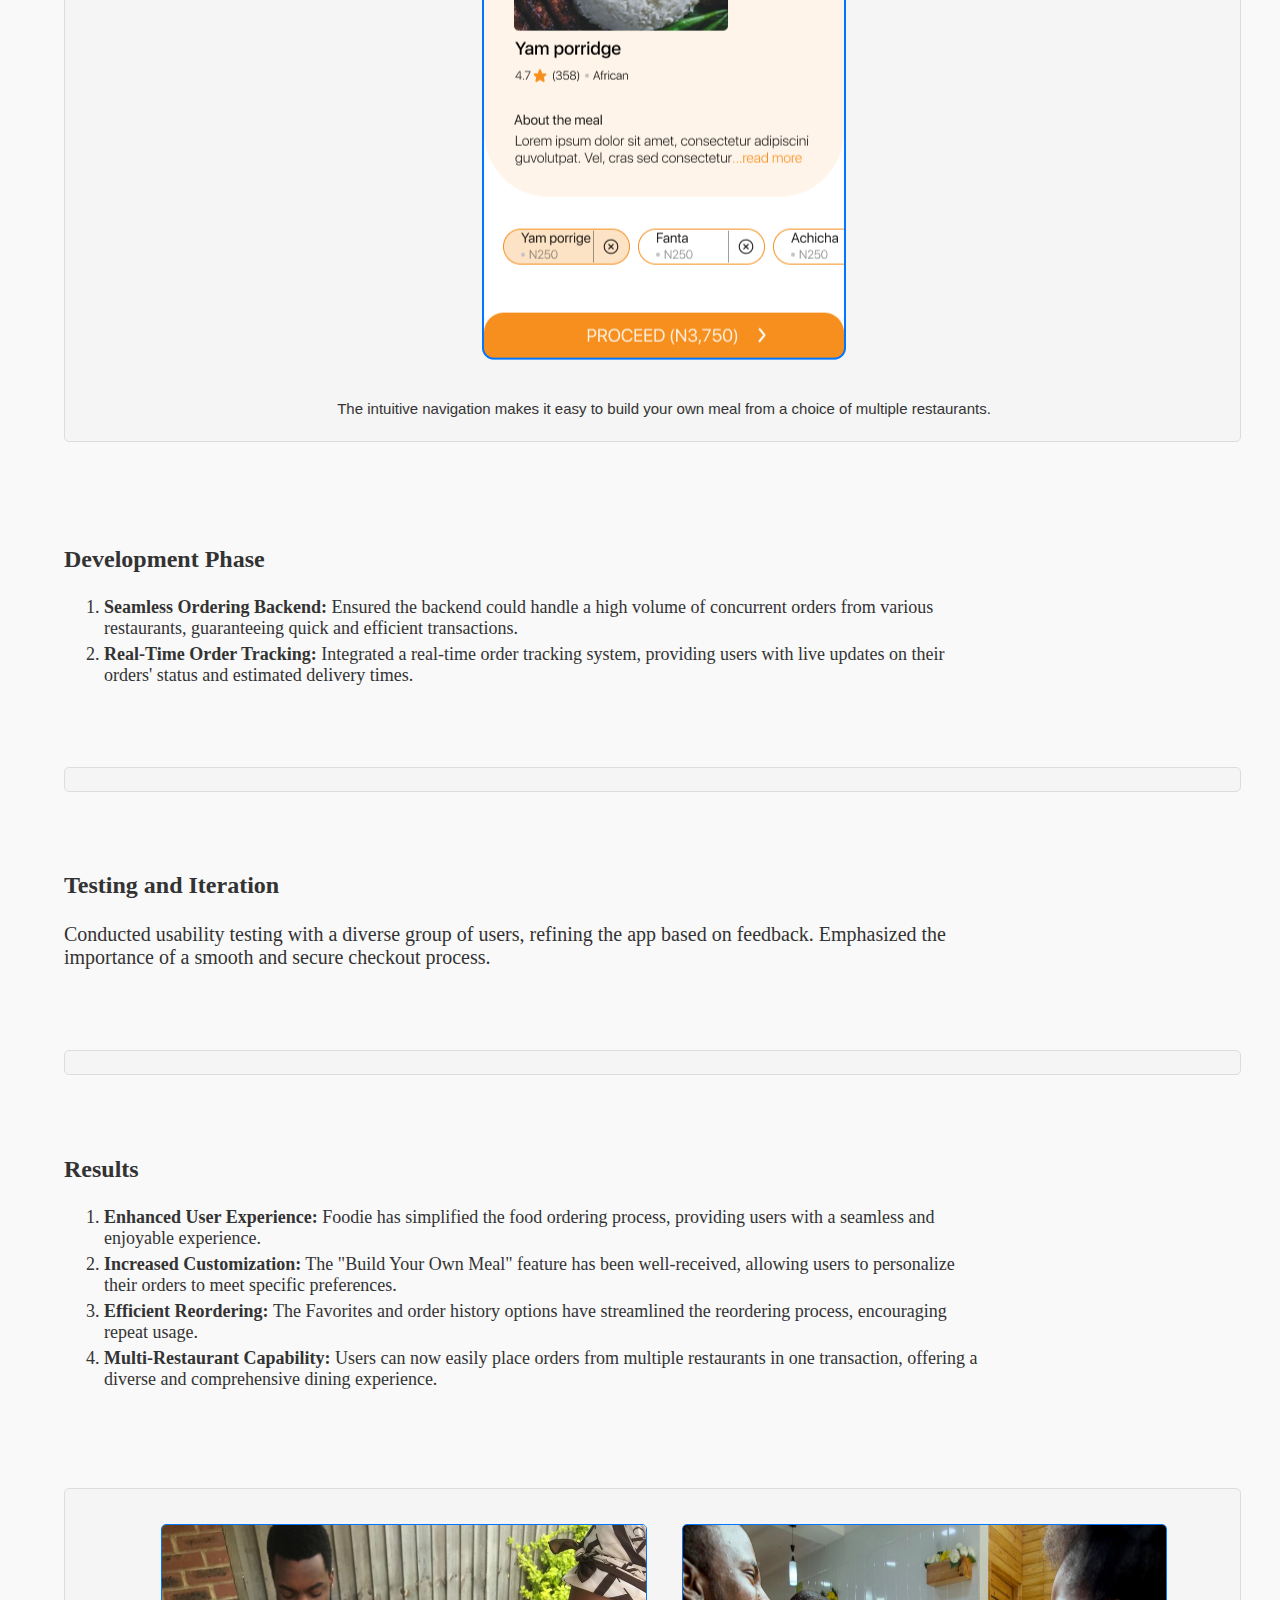
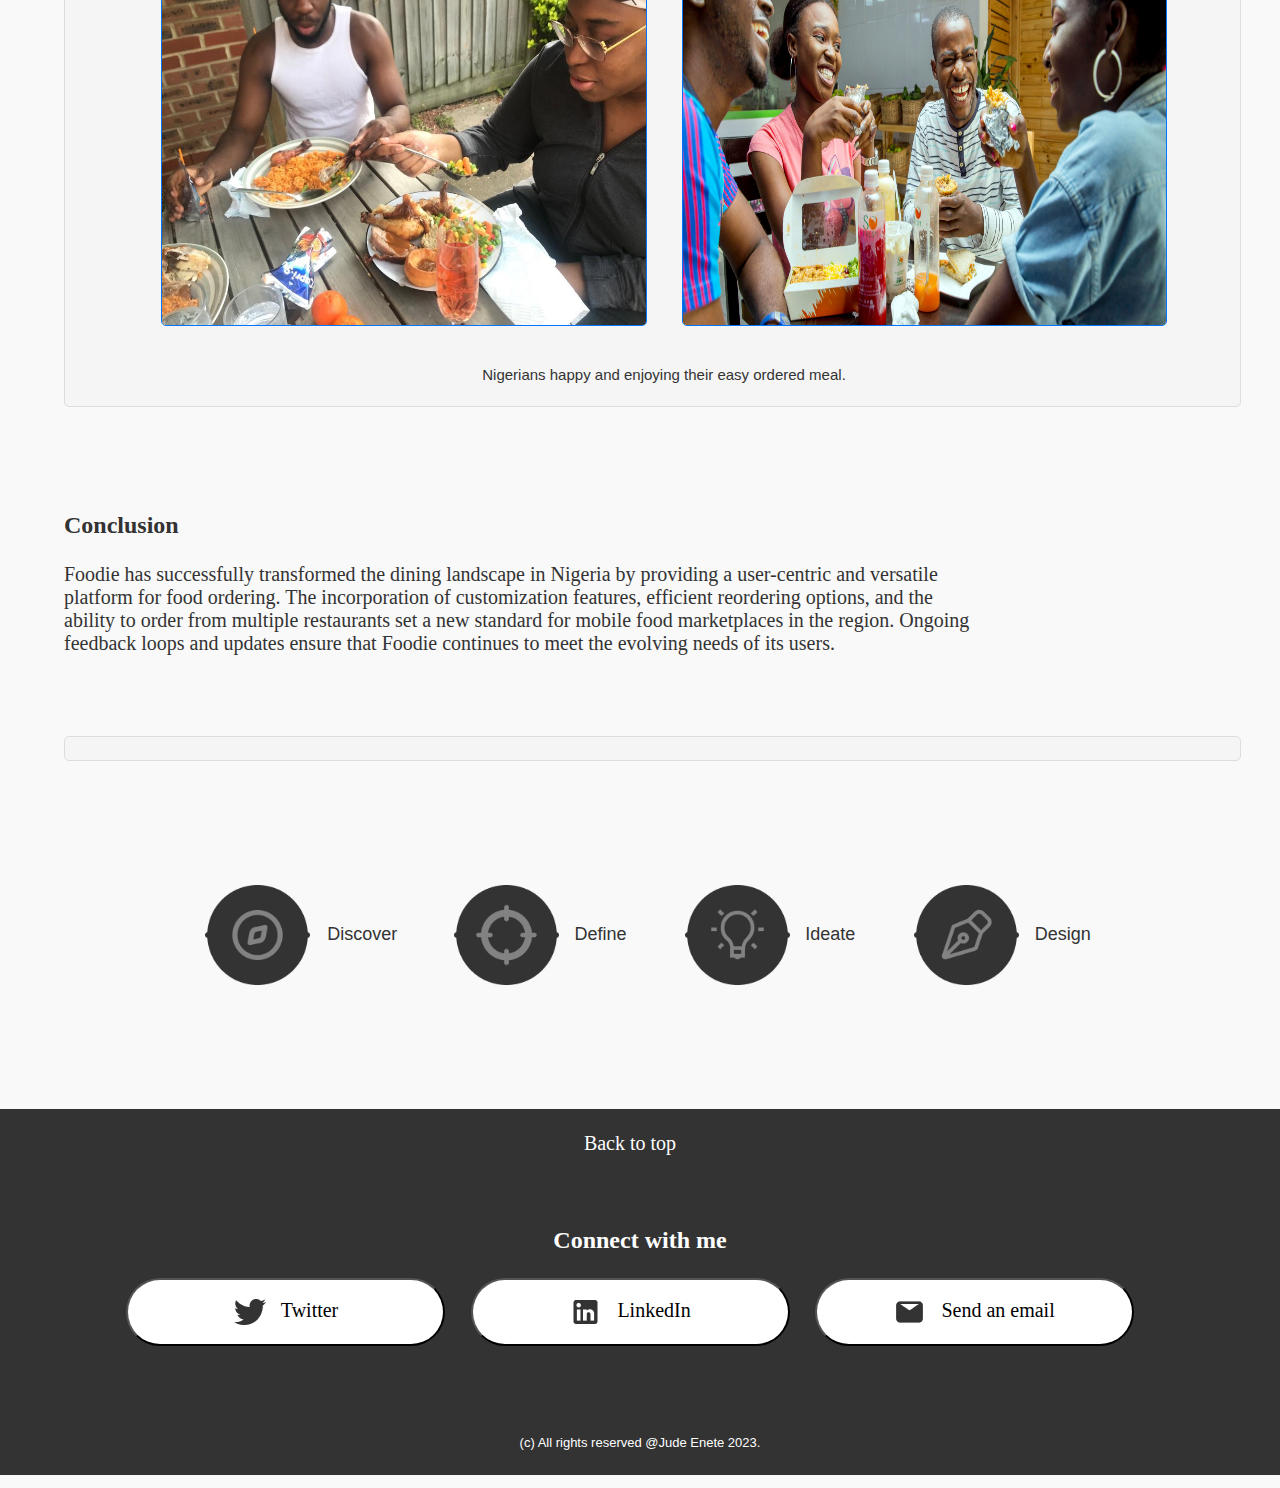
<file: foodie.html>
<!DOCTYPE html>

<html>

<head>
    <title>Jude Enete-Foodie</title>
    <meta name="viewport" content="width=device-width, initial-scale=1.0">
    <link rel="stylesheet" href="portfolio.css" />
    <link rel="icon" type="image.png" href="images/My Logo.png" />
</head>

<body>

    <div class="header">
        <a href="index.html"><img src="images/My Logo.png" class="logo" height="75" /></a>

        <nav>
            <ol id="navlinks">
                <li><a href="index.html">About me</a></li>
                <li><a href="case-studies.html">Case studies</a></li>
                <li><a href="design-process.html">Design process</a></li>
                <li><a href="#connect-title">Connect with me</a></li>
                <li><a href="images/Jude_Enete_Resume..pdf">My resume <img src="images/download icon.png"></a></li>
            </ol>
        </nav>
    </div>

    <!--<div class="nestuge-hero">
        <div class="nestuge-hero-text">
            <h1 id="design-hero-head">Nestuge</h1>
            <h2 id="design-hero-subhead">UX case study: Enhancing User Experience for Nestuge</h2>
            <p class="p2">Landing page and productivity tool designed for virtual creators and hosts. </p>
            <ul class="ord-sub-list">
                <li>Platform: Desktop and Mobile (website/webapp)</li>
                <li>Industry: Productivity, e-Commerce</li>
                <li>Live: Yes (<a href="https://app.nestuge.com">app.nestuge.com</a>)</li>
                <li>Design team: 1 designer</li>
                <li><b>My role: UX researcher, UX designer, UI designer</b></li>
            </ul>
        </div>

        <div class="nestuge-right">
            <img id="nestugedesktop" src="images/Nestuge Desktop.png" height="520px">
            <img id="nestugemobile" src="images/Nestuge Android Small.png" height="320px">
            <img id="nestugeipad" src="images/Nestuge Surface Pro 8.png" height="320px">
        </div>
        <img class="nestuge-hero-img" src="images/Nestuge Desktop.png" height="550px" />

    </div>-->

    <div class="case-studies" id="nestuge"> <!--hero sevtion-->
        <div class="caseblurbs">
            <div class="nest-left">
                <h1>Foodie</h1>
                <h2>UX Case Study: Foodie - Redefining Dining Experiences</h2>
                <p class="p2">A social media platform enhancing collaboration within online communities.
                </p>
                <hr>
                <ul class="overview">
                    <li>Platform: Mobile (app)</li>
                    <li>Industry: Food, Hospitality</li>
                    <li>Live: No</li>
                    <li>Design team: 1 person</li>
                    <li><b>My role: Lead designer</b></li>
                </ul>
                <a href="https://www.figma.com/file/SFgDZ051fsULfGdlYdysFe/Foodie?type=design&t=AFGU74Ya6qOlxr1S-6"><button
                        type="button" class="primary-button">Go to Figma design</button></a>
            </div>

            <div class="hubs-left">
                <img id="hubs1" src="images/Foodie 1.png" height="436">
                <img id="hubs2" src="images/Foodie 2.png" height="436">
                <img id="hubs3" src="images/Foodie 3.png" height="436">
            </div>
        </div>
    </div>

    <div class="nestuge-content">

        <!--<img class="interview-img" src="images/interview.png" />-->

        <div class="nestuge-article"><!--Project Overview-->
            <h3>Project Overview</h3>
            <div class="nestuge-article-text">
                <p class="p2">Foodie is a mobile app marketplace revolutionizing the way users experience dining in Nigeria. The app facilitates the seamless ordering of breakfast, lunch, and dinner from any restaurant. Users can choose between in-restaurant dining, take-away, or delivery, with a unique feature allowing them to customize and "build their own meal" if desired. The app also offers a favoriting option for easy reordering based on order history.</p>
            </div>
            <figure class="nestuge-article-fig" style="text-align: center; display: inline-block;">
                <img class="nestuge-article-img" src="images/Nigerian-restaurant-food.png" height="380"
                    style="margin: 35px 15px;">
                <img class="nestuge-article-img" src="images/nigerian restaurant.png" height="380"
                    style="margin: 35px 15px;">
                <figcaption>Online communities are now a big part of people's connections.</figcaption>
            </figure>
        </div>

        <div class="nestuge-article"><!--Project Goals-->
            <h3>Project Goals</h3>
            <div class="nestuge-article-text">
                <ol class="ord-sub-list">
                    <li>Simplify the Food Ordering Process</li>
                    <li>Enhance User Customization Options</li>
                    <li>Enable Multi-Restaurant Orders</li>
                </ol>
            </div>
            <figure class="nestuge-article-fig" style="text-align: center; display: inline-block;">
                <img class="nestuge-article-im" src="images/Enhance icon.png" style="margin: 25px 250px 25px 25px;">
                <img class="nestuge-article-im" src="images/Insights icon.png" style="margin: 25px 250px 25px 25px;">
                <img class="nestuge-article-im" src="images/Ease icon.png" style="margin: 25px 15px;">
                <figcaption>Goals: To simplify food ordering, reodering and customization experiences from multiple restaurants.</figcaption>
            </figure>
        </div>

        <div class="nestuge-article"><!--Research Phase-->
            <h3>Research Phase</h3>
            <div class="nestuge-article-text">
                <p class="p2">Conducted extensive market research and user surveys to understand the pain points in traditional food ordering. Identified a need for a comprehensive app offering a variety of ordering options and customization features, including the capability to order from multiple restaurants.</p>
            </div>
            <figure class="nestuge-article-fig" style="text-align: center; display: inline-block;">
                <img class="nestuge-article-img" src="images/ux research 3.jpg" height="400" style="margin: 35px 15px;">
                <img class="nestuge-article-img" src="images/ux research 4.jpg" height="400"
                    style="margin: 35px 15px;">
                <figcaption>I analysed data from the interviews and surveys to help inform design decisions.
                </figcaption>
            </figure>

        </div>

        <div class="nestuge-article"><!--Design and Prototyping-->
            <h3>Design and Prototyping</h3>
            <div class="nestuge-article-text">
                <ol class="ord-sub-list">
                    <li><b>Intuitive Navigation:</b> Designed a user-friendly interface for effortless navigation, allowing users to quickly browse and order from a diverse range of restaurants.</li>
                    <li><b>Customization Features:</b> Implemented a "Build Your Own Meal" feature, giving users the flexibility to tailor their orders according to personal preferences and dietary restrictions.</li>
                    <li><b>Order History and Favorites:</b> Introduced a Favorites section and order history for quick and convenient reordering, reducing the time and effort for users.</li>
                    <li><b>Multi-Restaurant Ordering:</b> Developed a streamlined process for users to place orders from multiple restaurants within a single transaction.</li>
                </ol>
            </div>
            <figure class="nestuge-article-fig" style="text-align: center; display: inline-block;">
                <img class="stuge-article-img" src="images/Foodie 1.png" style="margin: 35px 12px;">
                <img class="stuge-article-img" src="images/Foodie 2.png" height="" style="margin: 35px 12px;">
                <img class="stuge-article-img" src="images/Foodie 3.png" width="" style="margin: 35px 12px;">
                <figcaption>The intuitive navigation makes it easy to build your own meal from a choice of multiple restaurants.</figcaption>
            </figure>
        </div>

        <div class="nestuge-article"><!--Development Phase-->
            <h3>Development Phase</h3>
            <div class="nestuge-article-text">
                <ol class="ord-sub-list">
                    <li><b>Seamless Ordering Backend:</b> Ensured the backend could handle a high volume of concurrent orders from various restaurants, guaranteeing quick and efficient transactions.</li>
                    <li><b>Real-Time Order Tracking:</b> Integrated a real-time order tracking system, providing users with live updates on their orders' status and estimated delivery times.</li>
                </ol>
            </div>
            <figure class="nestuge-article-fig">
                <!--<img class="nestuge-article-img" src="">
                <img class="nestuge-article-img" src="" height="">
                <figcaption></figcaption>-->
            </figure>
        </div>

        <div class="nestuge-article"><!--Testing and Iteration-->
            <h3>Testing and Iteration</h3>
            <div class="nestuge-article-text">
                <p class="p2">Conducted usability testing with a diverse group of users, refining the app based on feedback. Emphasized the importance of a smooth and secure checkout process.</p>
            </div>
            <figure class="nestuge-article-fig">
                <!--<img class="nestuge-article-img" src="">
                <img class="nestuge-article-img" src="">
                <figcaption></figcaption>-->
            </figure>
        </div>

        <!--<div class="nestuge-article"><!--Launch and User Training
            <h3>Launch and User Training</h3>
            <div class="nestuge-article-text">
                <p class="p2">Launched Hubs with comprehensive training resources for admins on group management,
                    including setting up payments, ensuring a smooth onboarding process.</p>
            </div>
            <figure class="nestuge-article-fig">
                <!--<img class="nestuge-article-img" src="">
                    <img class="nestuge-article-img" src="">
                    <figcaption></figcaption>
            </figure>
        </div>-->

        <div class="nestuge-article"><!--Results-->
            <h3>Results</h3>
            <div class="nestuge-article-text">
                <ol class="ord-sub-list">
                    <li><b>Enhanced User Experience:</b> Foodie has simplified the food ordering process, providing users with a seamless and enjoyable experience.
                    </li>
                    <li><b>Increased Customization:</b> The "Build Your Own Meal" feature has been well-received, allowing users to personalize their orders to meet specific preferences.</li>
                    <li><b>Efficient Reordering: </b> The Favorites and order history options have streamlined the reordering process, encouraging repeat usage.</li>
                    <li><b>Multi-Restaurant Capability: </b> Users can now easily place orders from multiple restaurants in one transaction, offering a diverse and comprehensive dining experience.</li>
                </ol>
            </div>
            <figure class="nestuge-article-fig" style="text-align: center; display: inline-block;">
                <img class="nestuge-article-img" src="images/Nigerians eating.jpg" height="400"
                    style="margin: 35px 15px;">
                <img class="nestuge-article-img" src="images/Nigerians eating 2.jpg" height="400"
                    style="margin: 35px 15px;">
                <figcaption>Nigerians happy and enjoying their easy ordered meal.
                </figcaption>
            </figure>
        </div>

        <div class="nestuge-article"><!--Conclusion-->
            <h3>Conclusion</h3>
            <div class="nestuge-article-text">
                <p class="p2">Foodie has successfully transformed the dining landscape in Nigeria by providing a user-centric and versatile platform for food ordering. The incorporation of customization features, efficient reordering options, and the ability to order from multiple restaurants set a new standard for mobile food marketplaces in the region. Ongoing feedback loops and updates ensure that Foodie continues to meet the evolving needs of its users.
                </p>
            </div>
            <figure class="nestuge-article-fig">
                <!--<img class="nestuge-article-img" src="">
                <img class="nestuge-article-img" src="">
                <figcaption>Fig 2. The new dashboard and Nest creation process on Nestuge after redesign.
                </figcaption>-->
            </figure>
        </div>

    </div>

    <div class="process-relist">
        <div class="depritems">
            <span class="discover"><img src="images/Discover.png" height="100px">Discover</Discover></span>
            <span class="define"><img src="images/Define.png" height="100px">Define</span>
            <span class="ideate"><img src="images/Ideate.png" height="100px">Ideate</span>
            <span class="design"><img src="images/Design.png" height="100px">Design</span>
        </div>
    </div>

    <div class="back-to-top">
        <a href="#navlinks"><button type="button" class="text-button">Back to top</button></a>
    </div>
    <div class="connect-with-me">
        <h3 id="connect-title">Connect with me</h3>
        <div>
            <a href="https://twitter.com/DearDiary_S"><button type="button" class="secondary-button"><img
                        src="images/twitter.png" class="twitter">Twitter</button></a>
            <a href="https://linkedin.com/in/judeenete"><button type="button" class="secondary-button"><img
                        src="images/linkedin icon 333.png" class="twitter">LinkedIn</button></a>
            <a href="mailto:judejideofor@gmail.com"><button type="button" class="secondary-button"><img
                        src="images/email.png" class="twitter">Send an
                    email</button></a>
        </div>
    </div>

    <footer>
        <p class="p3">(c) All rights reserved @Jude Enete 2023.</p>
    </footer>








</body>

</html>
</file>
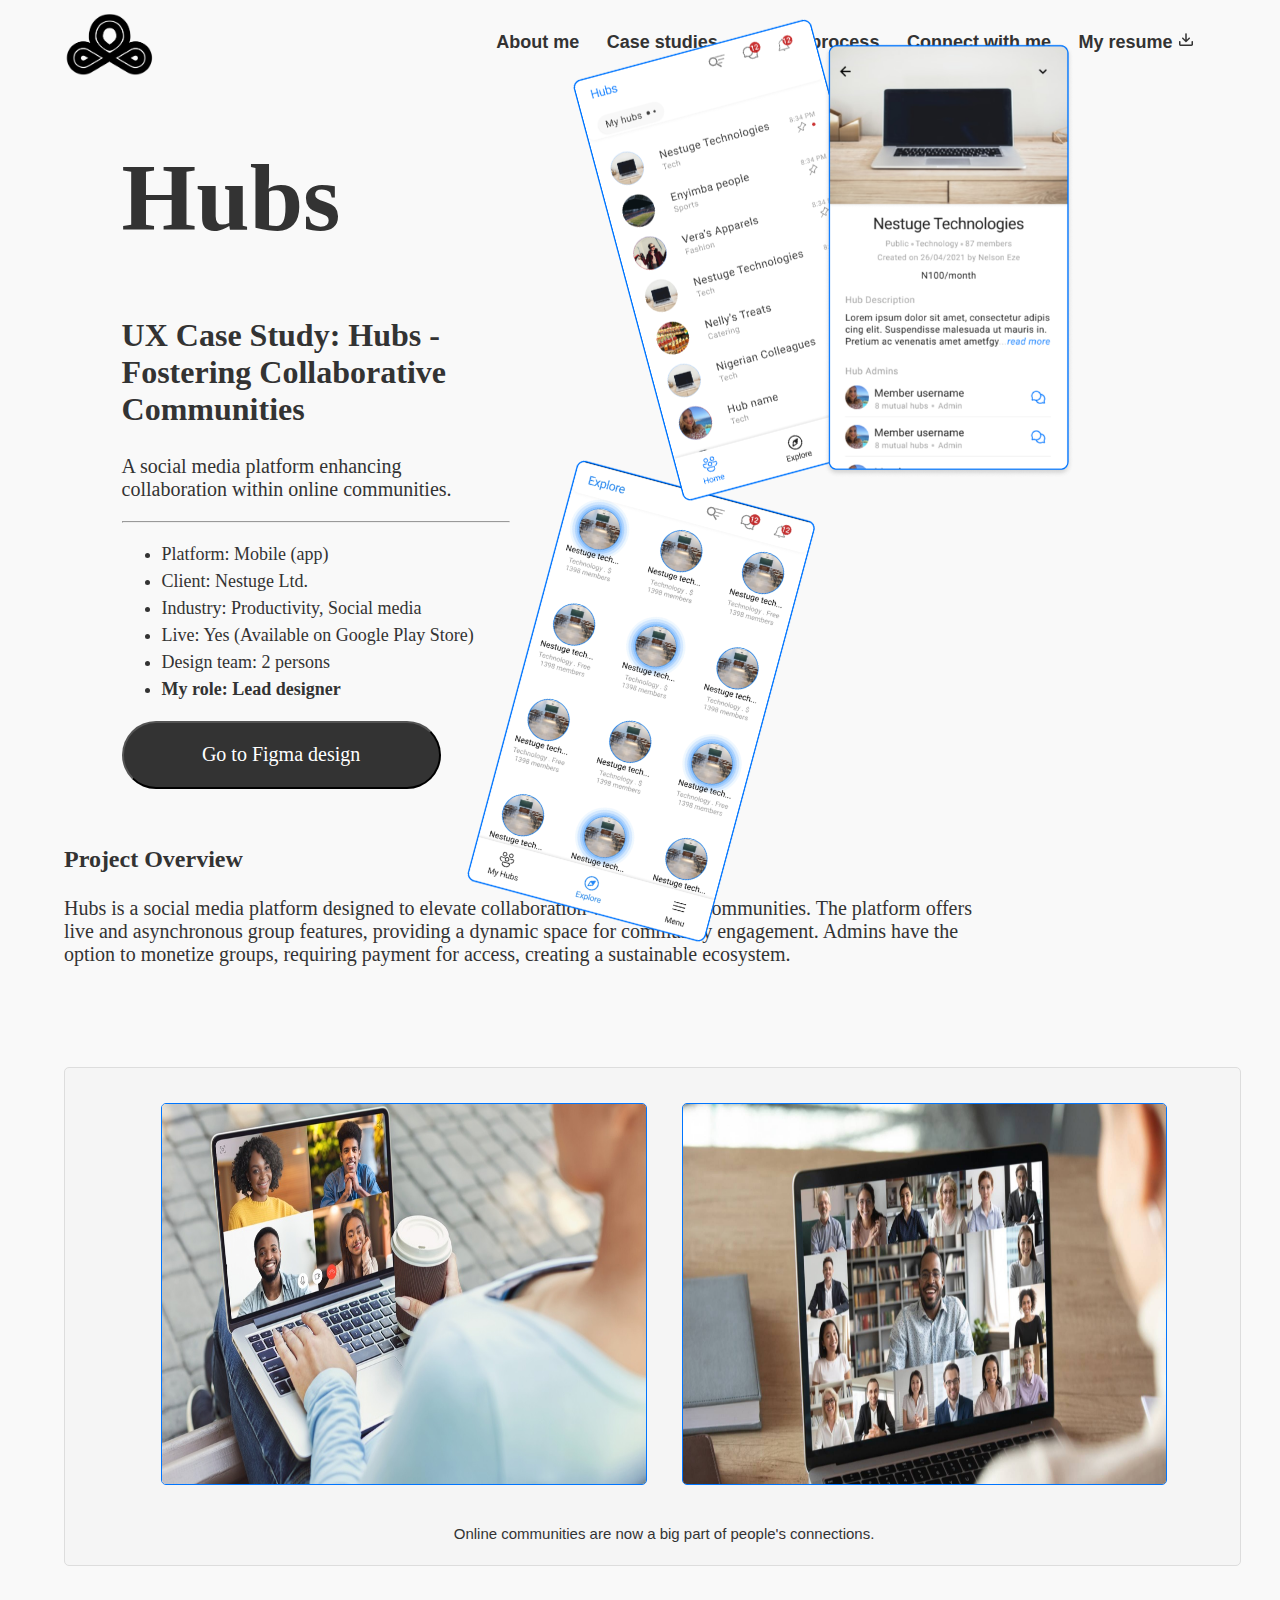
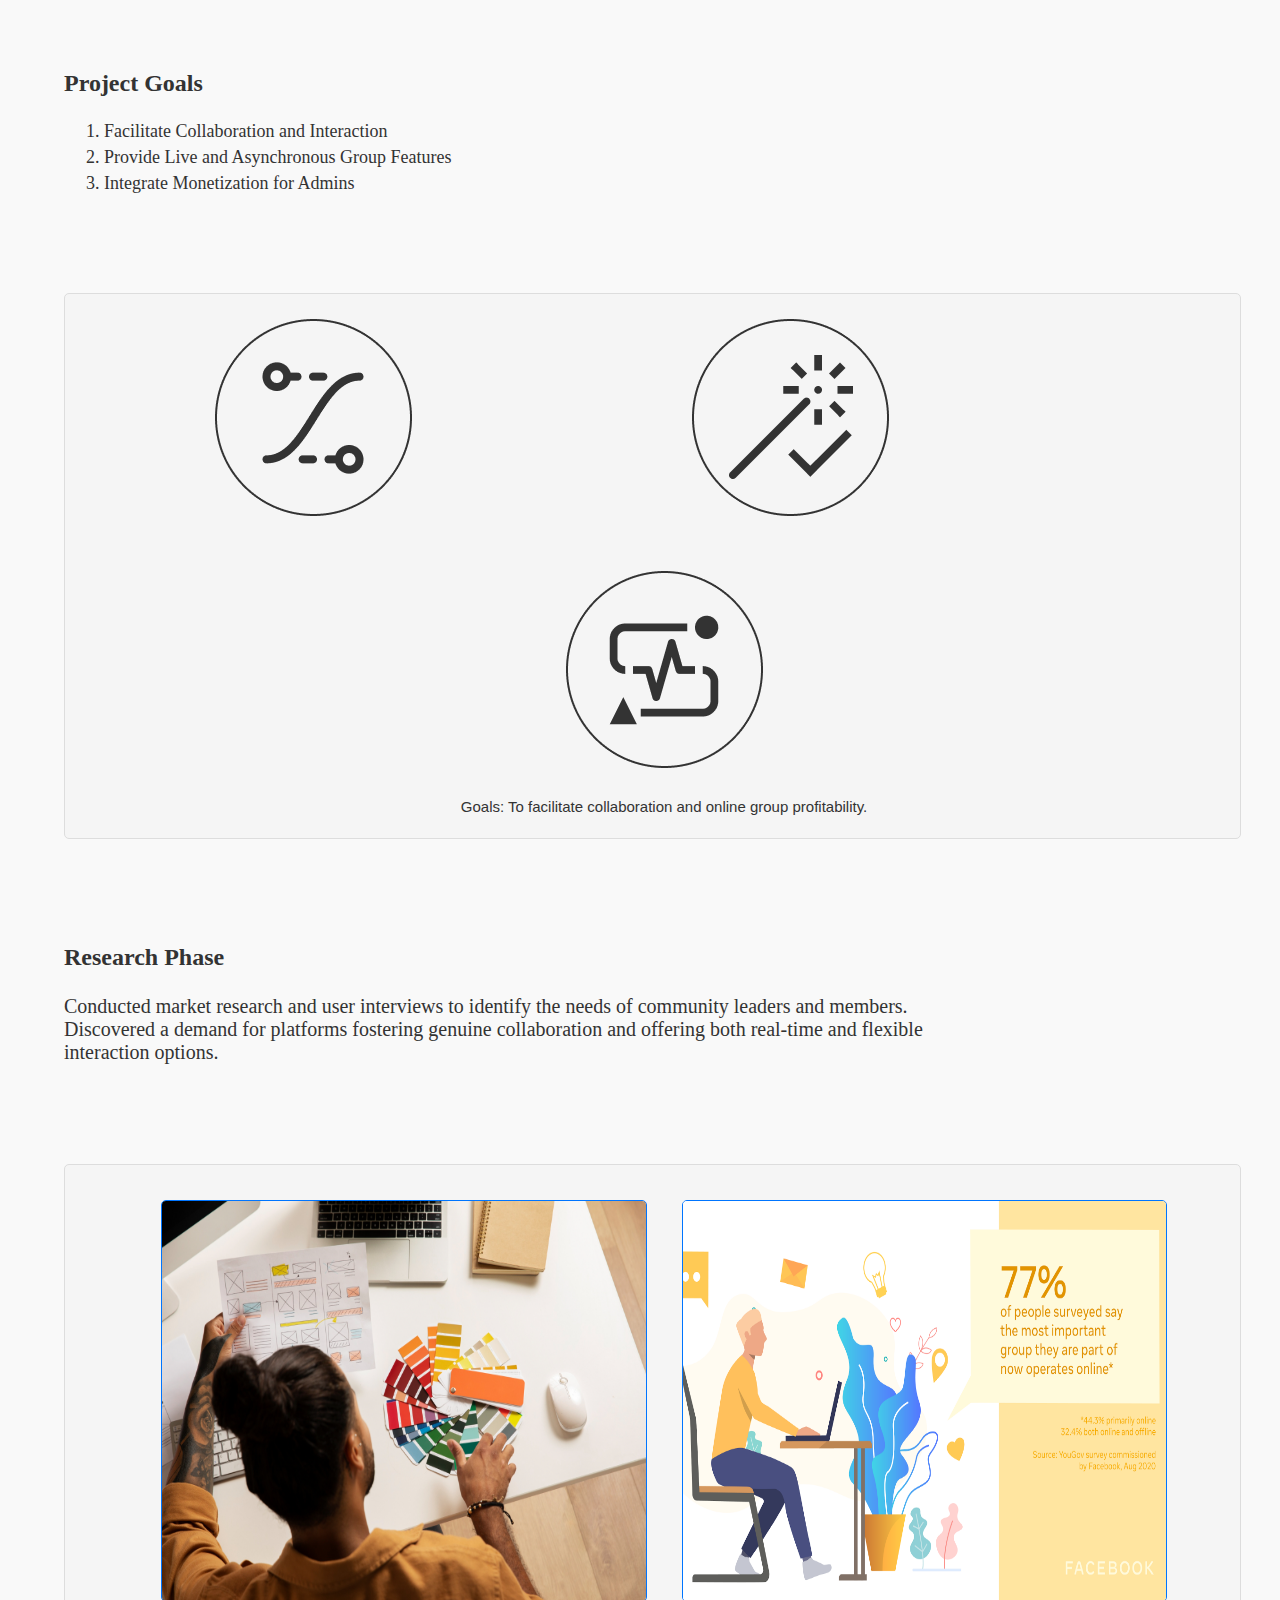
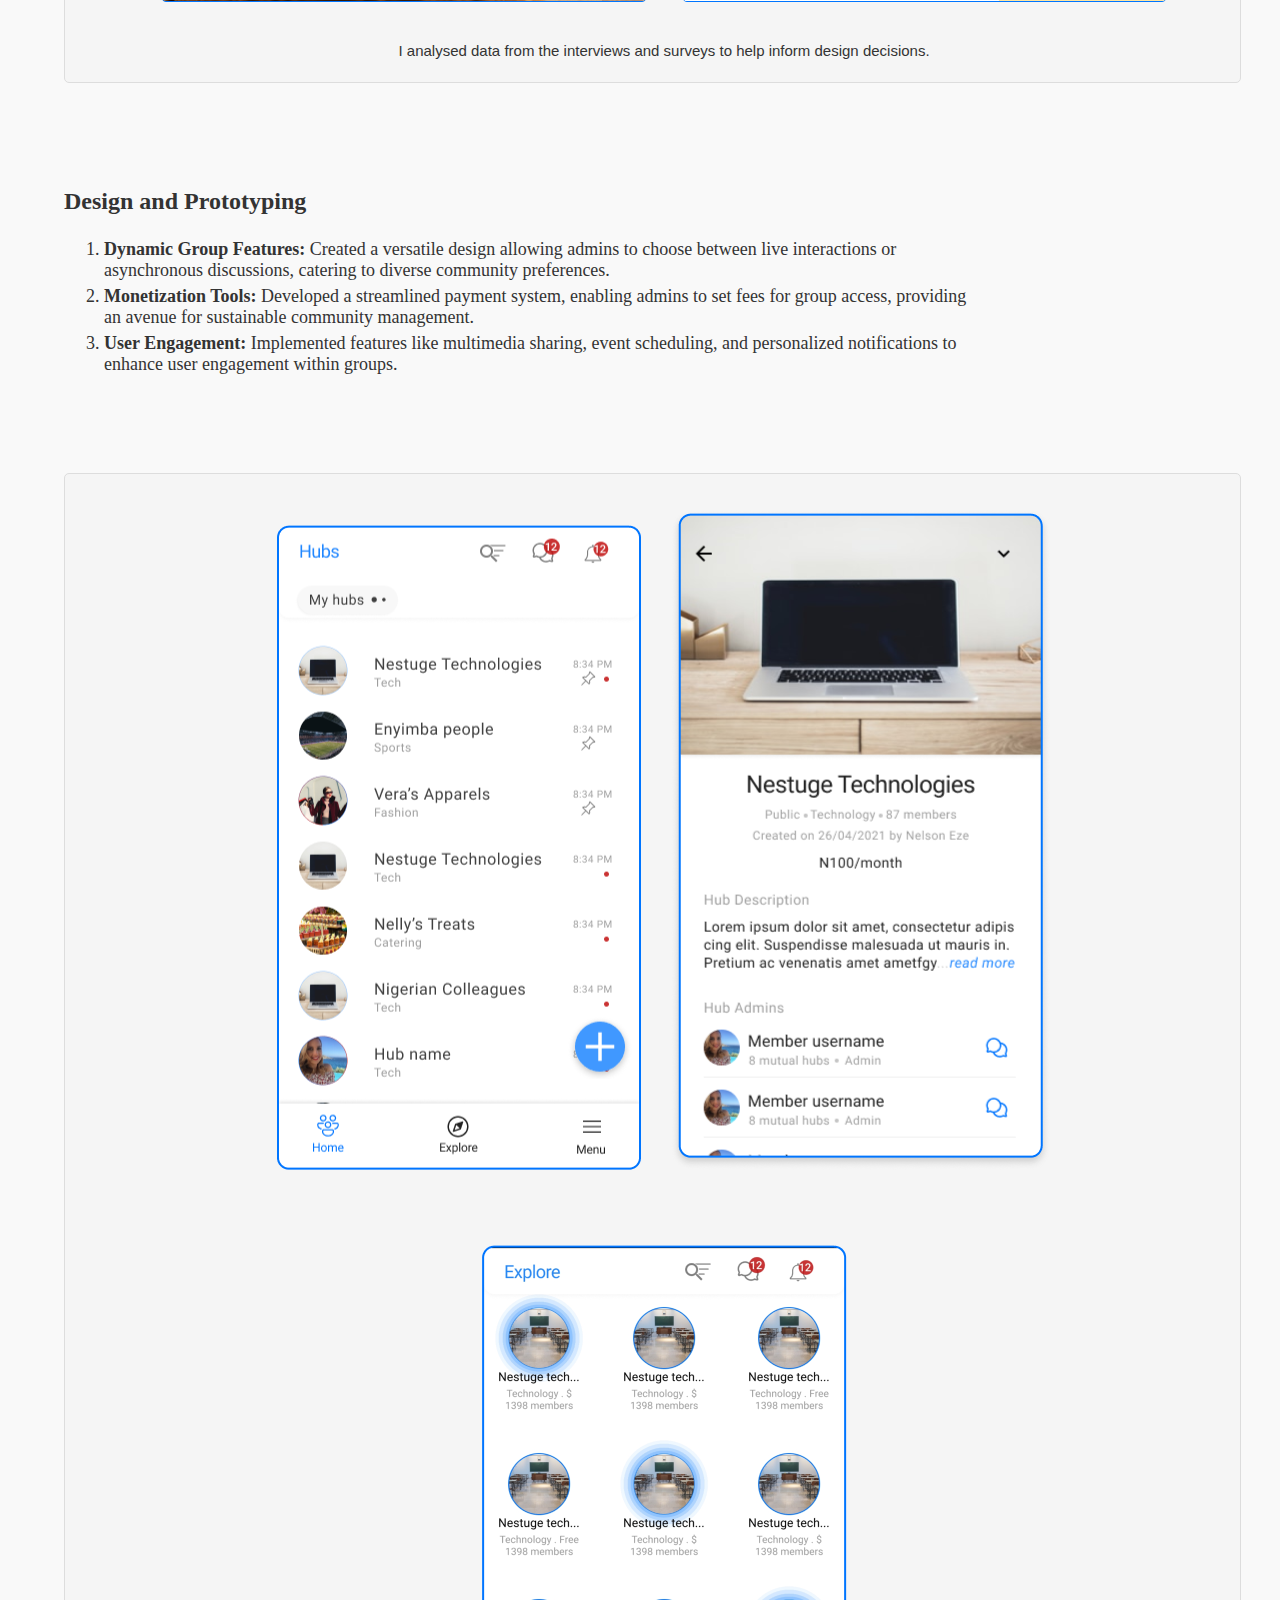
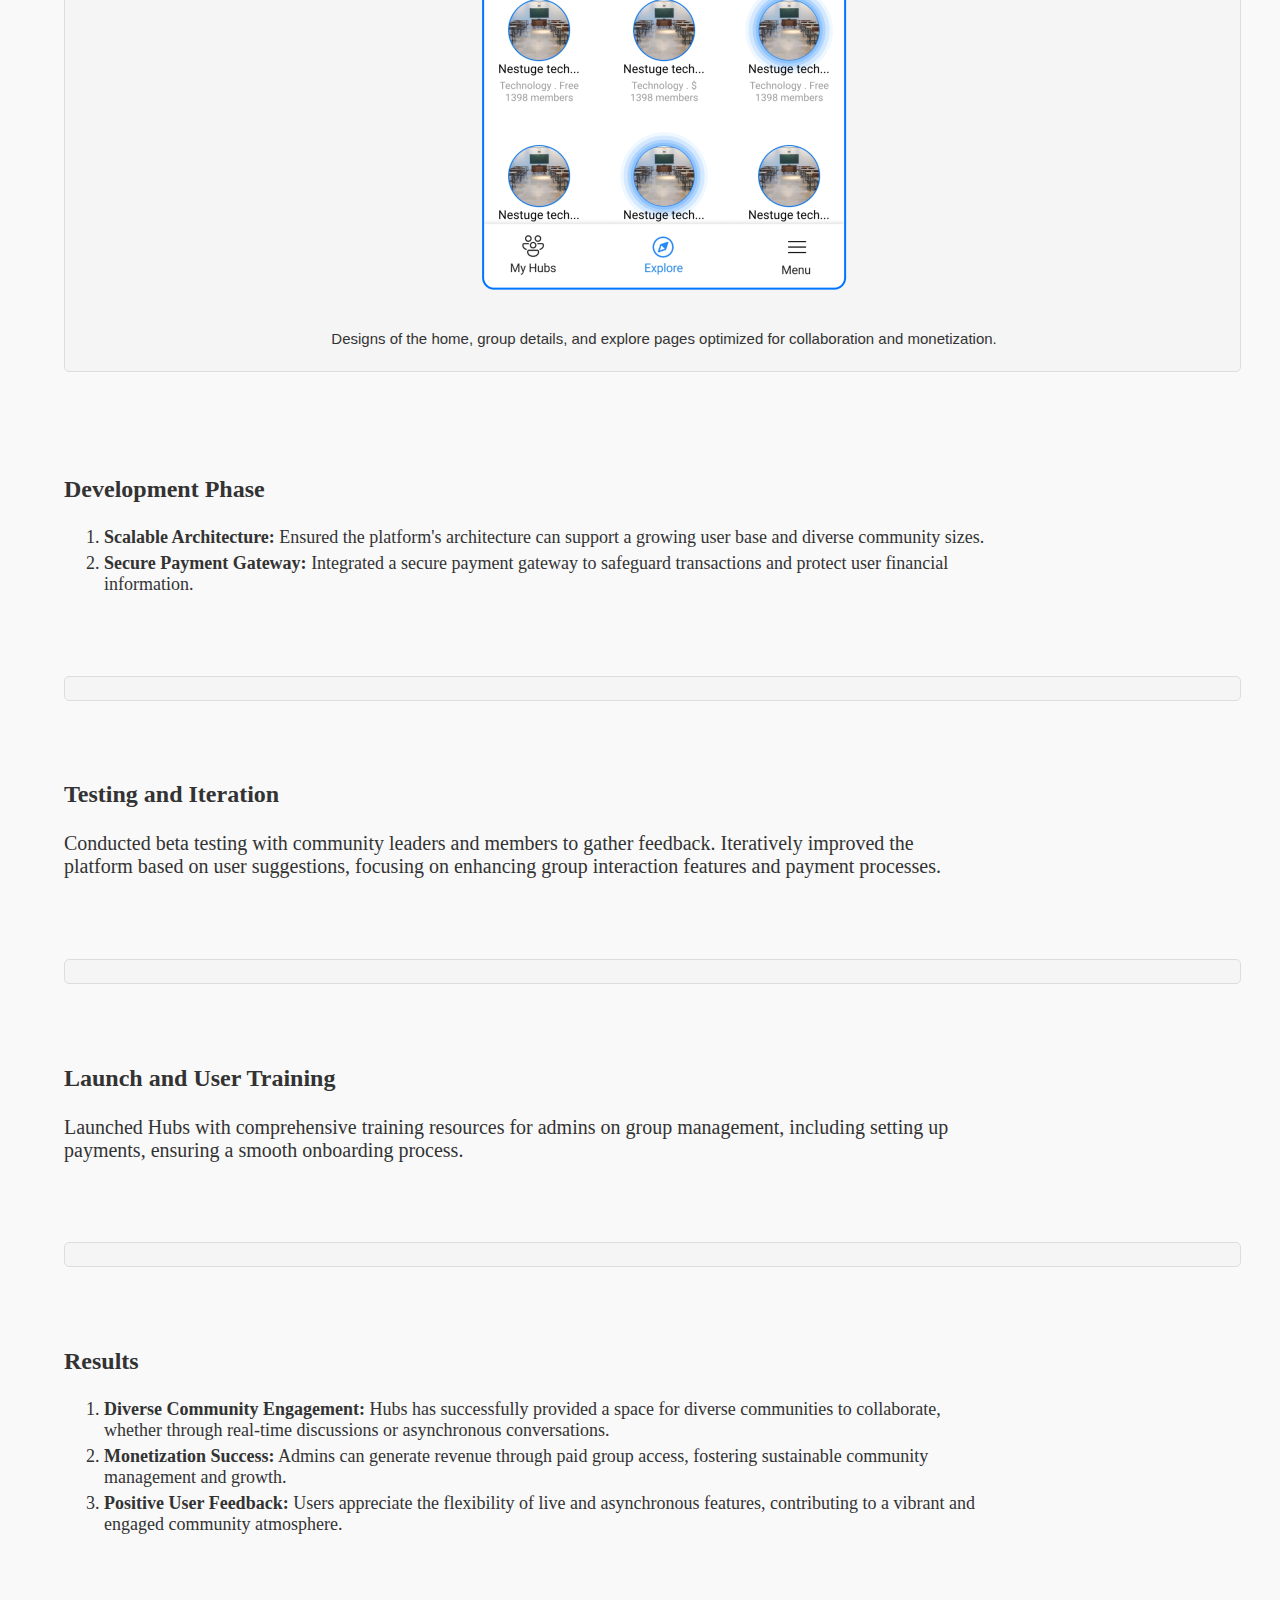
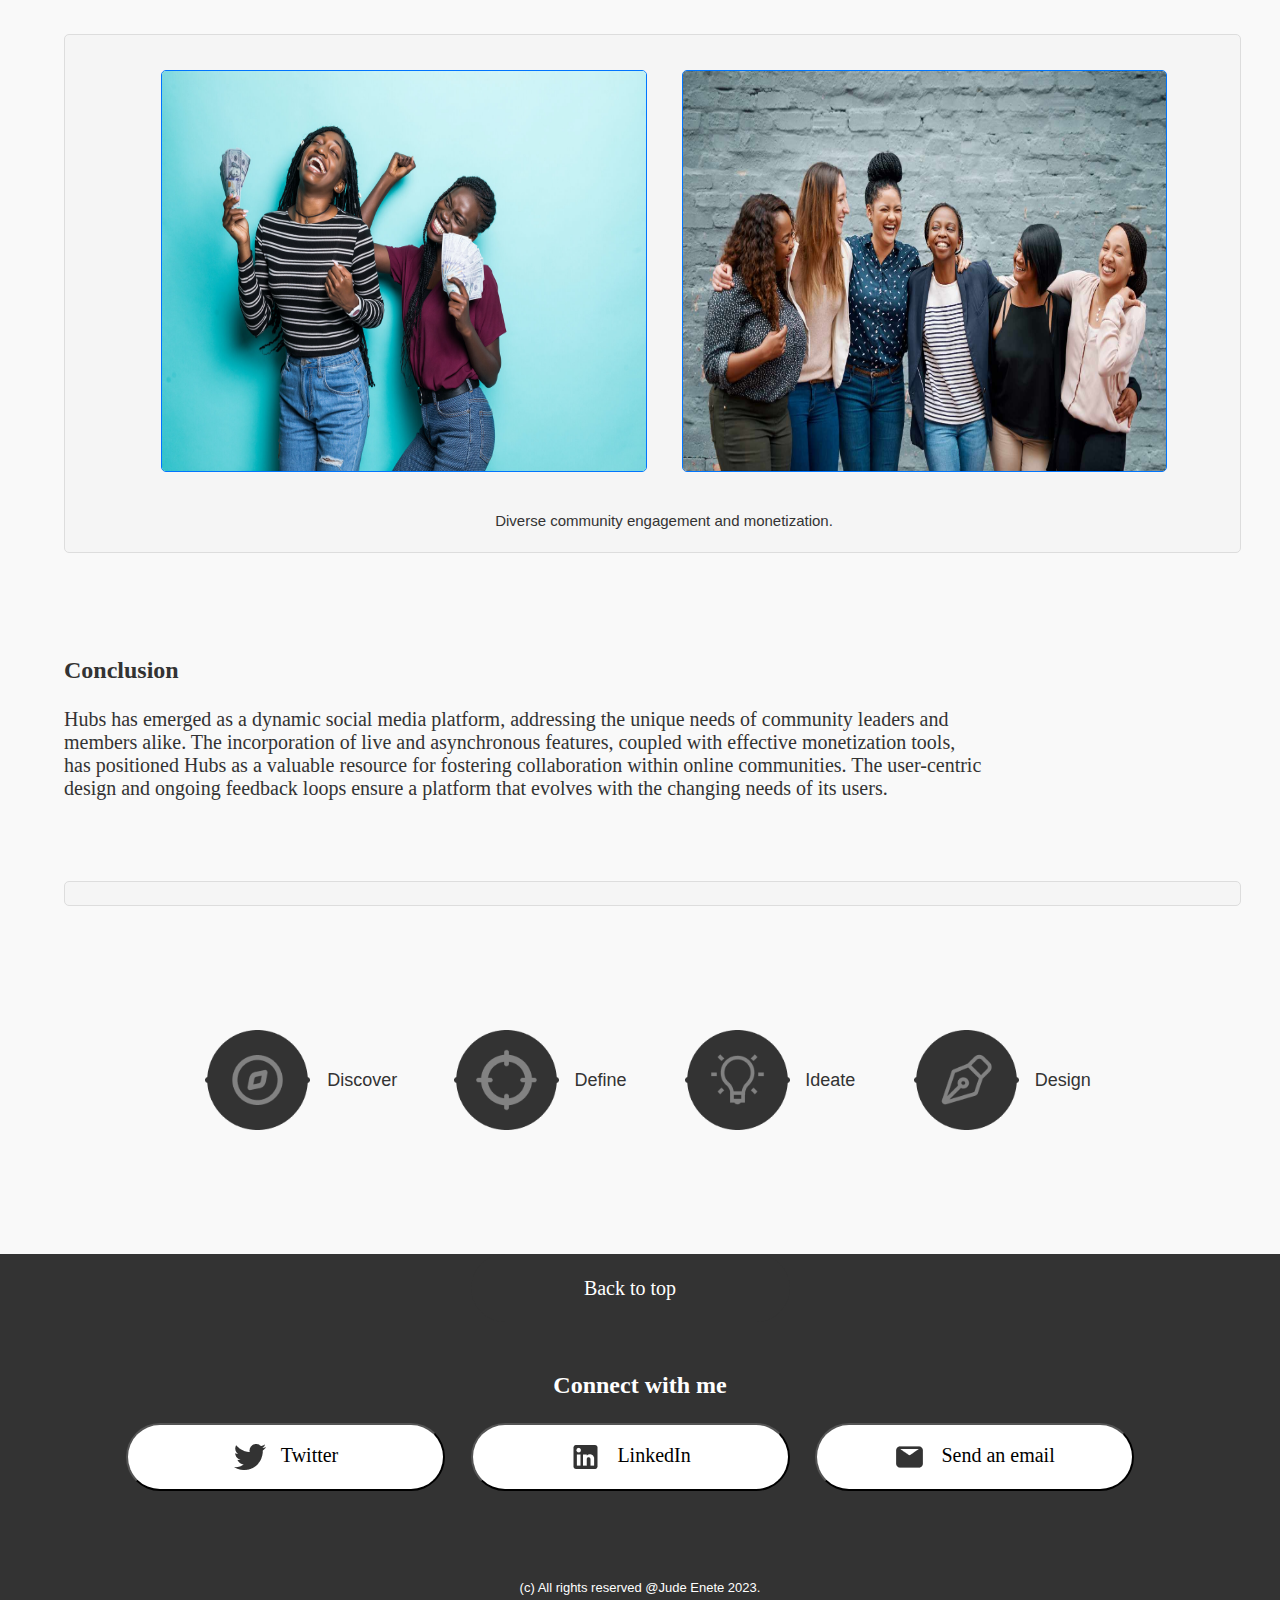
<file: hubs.html>
<!DOCTYPE html>

<html>

<head>
    <title>Jude Enete-hubs</title>
    <meta name="viewport" content="width=device-width, initial-scale=1.0">
    <link rel="stylesheet" href="portfolio.css" />
    <link rel="icon" type="image.png" href="images/My Logo.png" />
</head>

<body>

    <div class="header">
        <a href="index.html"><img src="images/My Logo.png" class="logo" height="75" /></a>

        <nav>
            <ol id="navlinks">
                <li><a href="index.html">About me</a></li>
                <li><a href="case-studies.html">Case studies</a></li>
                <li><a href="design-process.html">Design process</a></li>
                <li><a href="#connect-title">Connect with me</a></li>
                <li><a href="images/Jude_Enete_Resume..pdf">My resume <img src="images/download icon.png"></a></li>
            </ol>
        </nav>
    </div>

    <!--<div class="nestuge-hero">
        <div class="nestuge-hero-text">
            <h1 id="design-hero-head">Nestuge</h1>
            <h2 id="design-hero-subhead">UX case study: Enhancing User Experience for Nestuge</h2>
            <p class="p2">Landing page and productivity tool designed for virtual creators and hosts. </p>
            <ul class="ord-sub-list">
                <li>Platform: Desktop and Mobile (website/webapp)</li>
                <li>Industry: Productivity, e-Commerce</li>
                <li>Live: Yes (<a href="https://app.nestuge.com">app.nestuge.com</a>)</li>
                <li>Design team: 1 designer</li>
                <li><b>My role: UX researcher, UX designer, UI designer</b></li>
            </ul>
        </div>

        <div class="nestuge-right">
            <img id="nestugedesktop" src="images/Nestuge Desktop.png" height="520px">
            <img id="nestugemobile" src="images/Nestuge Android Small.png" height="320px">
            <img id="nestugeipad" src="images/Nestuge Surface Pro 8.png" height="320px">
        </div>
        <img class="nestuge-hero-img" src="images/Nestuge Desktop.png" height="550px" />

    </div>-->

    <div class="case-studies" id="nestuge"> <!--hero sevtion-->
        <div class="caseblurbs">
            <div class="nest-left">
                <h1>Hubs</h1>
                <h2>UX Case Study: Hubs - Fostering Collaborative Communities</h2>
                <p class="p2">A social media platform enhancing collaboration within online communities.
                </p>
                <hr>
                <ul class="overview">
                    <li>Platform: Mobile (app)</li>
                    <li>Client: Nestuge Ltd.</li>
                    <li>Industry: Productivity, Social media</li>
                    <li>Live: Yes (Available on Google Play Store)</li>
                    <li>Design team: 2 persons</li>
                    <li><b>My role: Lead designer</b></li>
                </ul>
                <a href="https://www.figma.com/file/f3NFqJ2FTn3M2QFITRSifJ/Hubs?type=design&t=AFGU74Ya6qOlxr1S-6"><button
                        type="button" class="primary-button">Go to Figma design</button></a>
            </div>

            <div class="hubs-left">
                <img id="hubs1" src="images/Hubs 1.png" height="436">
                <img id="hubs2" src="images/Hubs 2.png" height="436">
                <img id="hubs3" src="images/Hubs 3.png" height="436">
            </div>
        </div>
    </div>

    <div class="nestuge-content">

        <!--<img class="interview-img" src="images/interview.png" />-->

        <div class="nestuge-article"><!--Project Overview-->
            <h3>Project Overview</h3>
            <div class="nestuge-article-text">
                <p class="p2">Hubs is a social media platform designed to elevate collaboration within online
                    communities. The platform offers live and asynchronous group features, providing a dynamic space for
                    community engagement. Admins have the option to monetize groups, requiring payment for access,
                    creating a sustainable ecosystem.</p>
            </div>
            <figure class="nestuge-article-fig" style="text-align: center; display: inline-block;">
                <img class="nestuge-article-img" src="images/online meeting 2.jpg" height="380"
                    style="margin: 35px 15px;">
                <img class="nestuge-article-img" src="images/online meeting.jpg" height="380"
                    style="margin: 35px 15px;">
                <figcaption>Online communities are now a big part of people's connections.</figcaption>
            </figure>
        </div>

        <div class="nestuge-article"><!--Project Goals-->
            <h3>Project Goals</h3>
            <div class="nestuge-article-text">
                <ol class="ord-sub-list">
                    <li>Facilitate Collaboration and Interaction</li>
                    <li>Provide Live and Asynchronous Group Features</li>
                    <li>Integrate Monetization for Admins</li>
                </ol>
            </div>
            <figure class="nestuge-article-fig" style="text-align: center; display: inline-block;">
                <img class="nestuge-article-im" src="images/Ease icon.png" style="margin: 25px 250px 25px 25px;">
                <img class="nestuge-article-im" src="images/Enhance icon.png" style="margin: 25px 250px 25px 25px;">
                <img class="nestuge-article-im" src="images/Insights icon.png" style="margin: 25px 15px;">
                <figcaption>Goals: To facilitate collaboration and online group profitability.</figcaption>
            </figure>
        </div>

        <div class="nestuge-article"><!--Research Phase-->
            <h3>Research Phase</h3>
            <div class="nestuge-article-text">
                <p class="p2">Conducted market research and user interviews to identify the needs of community leaders
                    and members. Discovered a demand for platforms fostering genuine collaboration and offering both
                    real-time and flexible interaction options.</p>
            </div>
            <figure class="nestuge-article-fig" style="text-align: center; display: inline-block;">
                <img class="nestuge-article-img" src="images/ux research 2.jpg" height="400" style="margin: 35px 15px;">
                <img class="nestuge-article-img" src="images/77 online survey.png" height="400"
                    style="margin: 35px 15px;">
                <figcaption>I analysed data from the interviews and surveys to help inform design decisions.
                </figcaption>
            </figure>

        </div>

        <div class="nestuge-article"><!--Design and Prototyping-->
            <h3>Design and Prototyping</h3>
            <div class="nestuge-article-text">
                <ol class="ord-sub-list">
                    <li><b>Dynamic Group Features:</b> Created a versatile design allowing admins to choose between live
                        interactions or asynchronous discussions, catering to diverse community preferences.</li>
                    <li><b>Monetization Tools:</b> Developed a streamlined payment system, enabling admins to set fees
                        for group access, providing an avenue for sustainable community management.</li>
                    <li><b>User Engagement:</b> Implemented features like multimedia sharing, event scheduling, and
                        personalized notifications to enhance user engagement within groups.</li>
                </ol>
            </div>
            <figure class="nestuge-article-fig" style="text-align: center; display: inline-block;">
                <img class="stuge-article-img" src="images/Hubs 2.png" style="margin: 35px 12px;">
                <img class="stuge-article-img" src="images/Hubs 1.png" height="" style="margin: 35px 12px;">
                <img class="stuge-article-img" src="images/Hubs 3.png" width="" style="margin: 35px 12px;">
                <figcaption>Designs of the home, group details, and explore pages optimized for collaboration and
                    monetization.</figcaption>
            </figure>
        </div>

        <div class="nestuge-article"><!--Development Phase-->
            <h3>Development Phase</h3>
            <div class="nestuge-article-text">
                <ol class="ord-sub-list">
                    <li><b>Scalable Architecture:</b> Ensured the platform's architecture can support a growing user
                        base and diverse community sizes.</li>
                    <li><b>Secure Payment Gateway:</b> Integrated a secure payment gateway to safeguard transactions and
                        protect user financial information.</li>
                </ol>
            </div>
            <figure class="nestuge-article-fig">
                <!--<img class="nestuge-article-img" src="">
                <img class="nestuge-article-img" src="" height="">
                <figcaption></figcaption>-->
            </figure>
        </div>

        <div class="nestuge-article"><!--Testing and Iteration-->
            <h3>Testing and Iteration</h3>
            <div class="nestuge-article-text">
                <p class="p2">Conducted beta testing with community leaders and members to gather feedback. Iteratively
                    improved the platform based on user suggestions, focusing on enhancing group interaction features
                    and payment processes.</p>
            </div>
            <figure class="nestuge-article-fig">
                <!--<img class="nestuge-article-img" src="">
                <img class="nestuge-article-img" src="">
                <figcaption></figcaption>-->
            </figure>
        </div>
        <div class="nestuge-article"><!--Launch and User Training-->
            <h3>Launch and User Training</h3>
            <div class="nestuge-article-text">
                <p class="p2">Launched Hubs with comprehensive training resources for admins on group management,
                    including setting up payments, ensuring a smooth onboarding process.</p>
            </div>
            <figure class="nestuge-article-fig">
                <!--<img class="nestuge-article-img" src="">
                    <img class="nestuge-article-img" src="">
                    <figcaption></figcaption>-->
            </figure>
        </div>

        <div class="nestuge-article"><!--Results-->
            <h3>Results</h3>
            <div class="nestuge-article-text">
                <ol class="ord-sub-list">
                    <li><b>Diverse Community Engagement:</b> Hubs has successfully provided a space for diverse
                        communities to collaborate, whether through real-time discussions or asynchronous conversations.
                    </li>
                    <li><b>Monetization Success:</b> Admins can generate revenue through paid group access, fostering
                        sustainable community management and growth.</li>
                    <li><b>Positive User Feedback: </b> Users appreciate the flexibility of live and asynchronous
                        features, contributing to a vibrant and engaged community atmosphere.</li>
                </ol>
            </div>
            <figure class="nestuge-article-fig" style="text-align: center; display: inline-block;">
                <img class="nestuge-article-img" src="images/smiling with money.jpg" height="400"
                    style="margin: 35px 15px;">
                <img class="nestuge-article-img" src="images/laughing together.jpg" height="400"
                    style="margin: 35px 15px;">
                <figcaption>Diverse community engagement and monetization.
                </figcaption>
            </figure>
        </div>

        <div class="nestuge-article"><!--Conclusion-->
            <h3>Conclusion</h3>
            <div class="nestuge-article-text">
                <p class="p2">Hubs has emerged as a dynamic social media platform, addressing the unique needs of
                    community leaders and members alike. The incorporation of live and asynchronous features, coupled
                    with effective monetization tools, has positioned Hubs as a valuable resource for fostering
                    collaboration within online communities. The user-centric design and ongoing feedback loops ensure a
                    platform that evolves with the changing needs of its users.
                </p>
            </div>
            <figure class="nestuge-article-fig">
                <!--<img class="nestuge-article-img" src="">
                <img class="nestuge-article-img" src="">
                <figcaption>Fig 2. The new dashboard and Nest creation process on Nestuge after redesign.
                </figcaption>-->
            </figure>
        </div>

    </div>

    <div class="process-relist">
        <div class="depritems">
            <span class="discover"><img src="images/Discover.png" height="100px">Discover</Discover></span>
            <span class="define"><img src="images/Define.png" height="100px">Define</span>
            <span class="ideate"><img src="images/Ideate.png" height="100px">Ideate</span>
            <span class="design"><img src="images/Design.png" height="100px">Design</span>
        </div>
    </div>

    <div class="back-to-top">
        <a href="#navlinks"><button type="button" class="text-button">Back to top</button></a>
    </div>
    <div class="connect-with-me">
        <h3 id="connect-title">Connect with me</h3>
        <div>
            <a href="https://twitter.com/DearDiary_S"><button type="button" class="secondary-button"><img
                        src="images/twitter.png" class="twitter">Twitter</button></a>
            <a href="https://linkedin.com/in/judeenete"><button type="button" class="secondary-button"><img
                        src="images/linkedin icon 333.png" class="twitter">LinkedIn</button></a>
            <a href="mailto:judejideofor@gmail.com"><button type="button" class="secondary-button"><img
                        src="images/email.png" class="twitter">Send an
                    email</button></a>
        </div>
    </div>

    <footer>
        <p class="p3">(c) All rights reserved @Jude Enete 2023.</p>
    </footer>








</body>

</html>
</file>
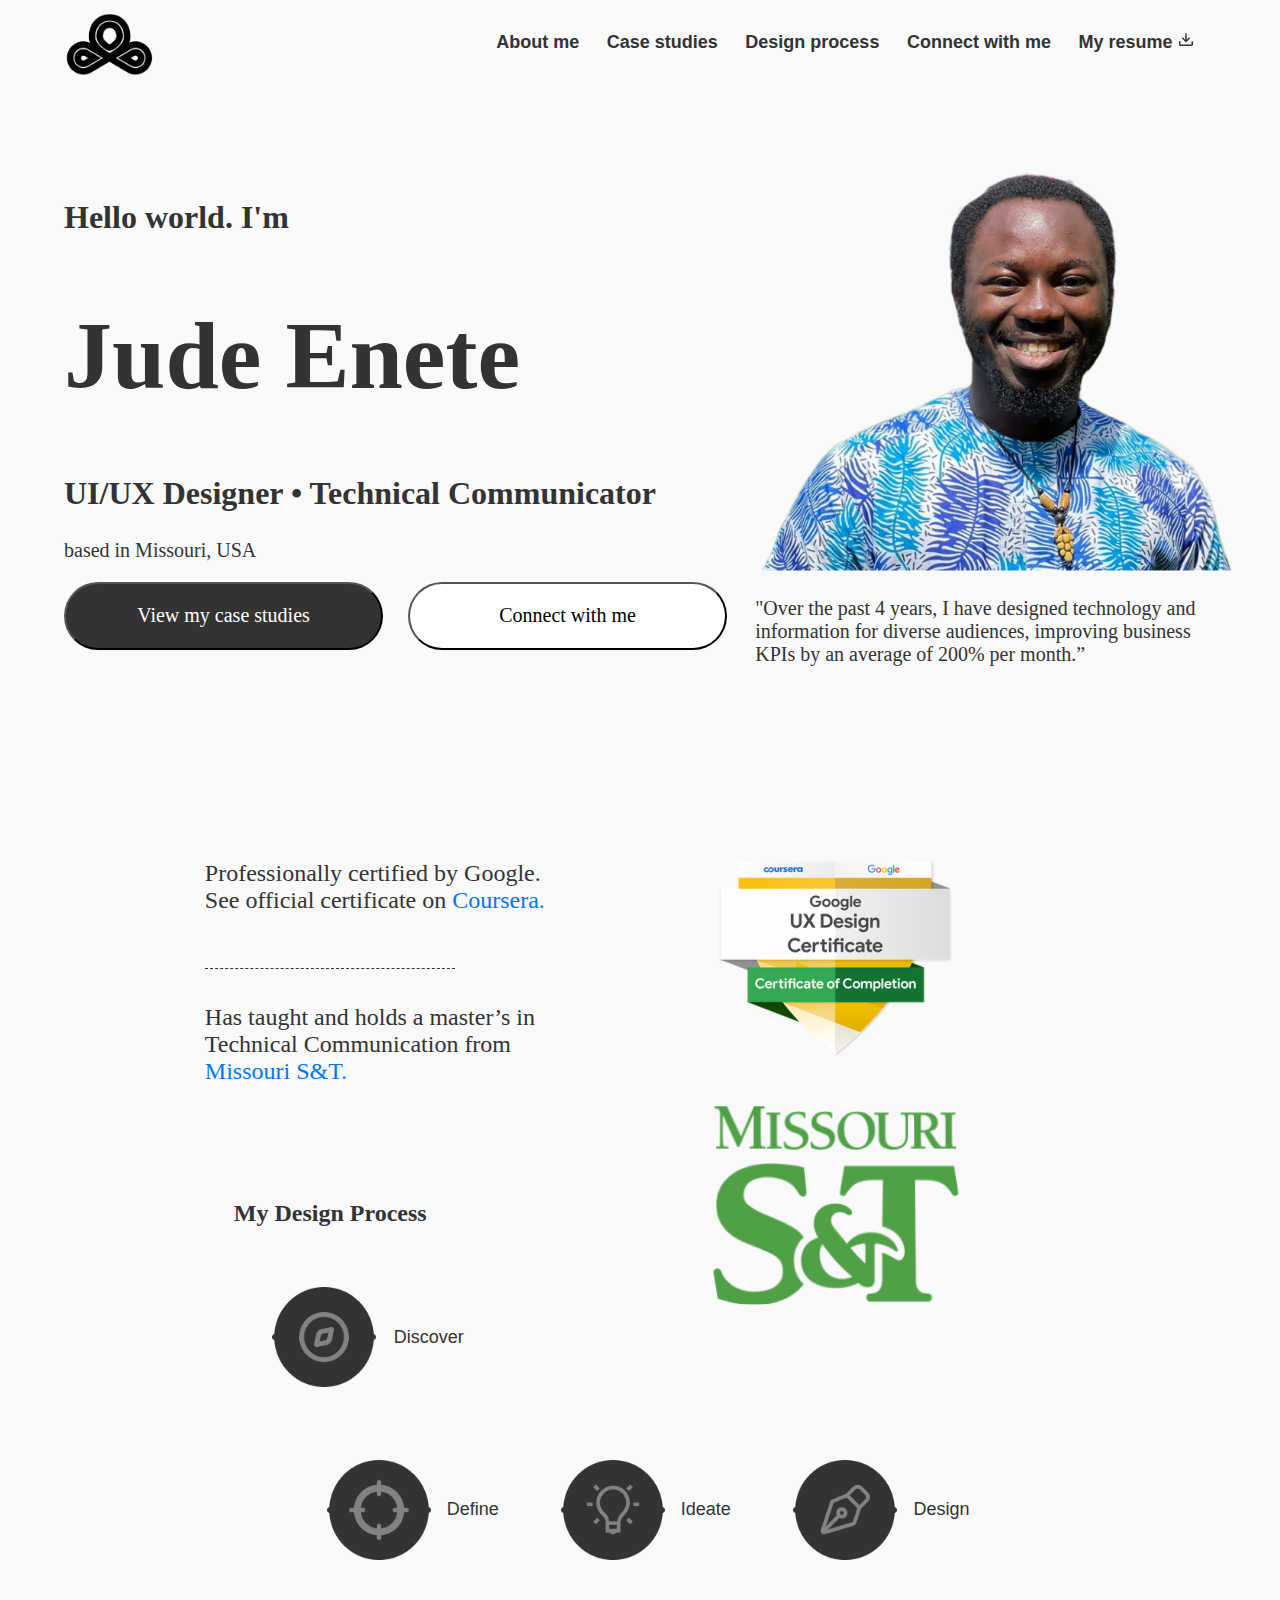
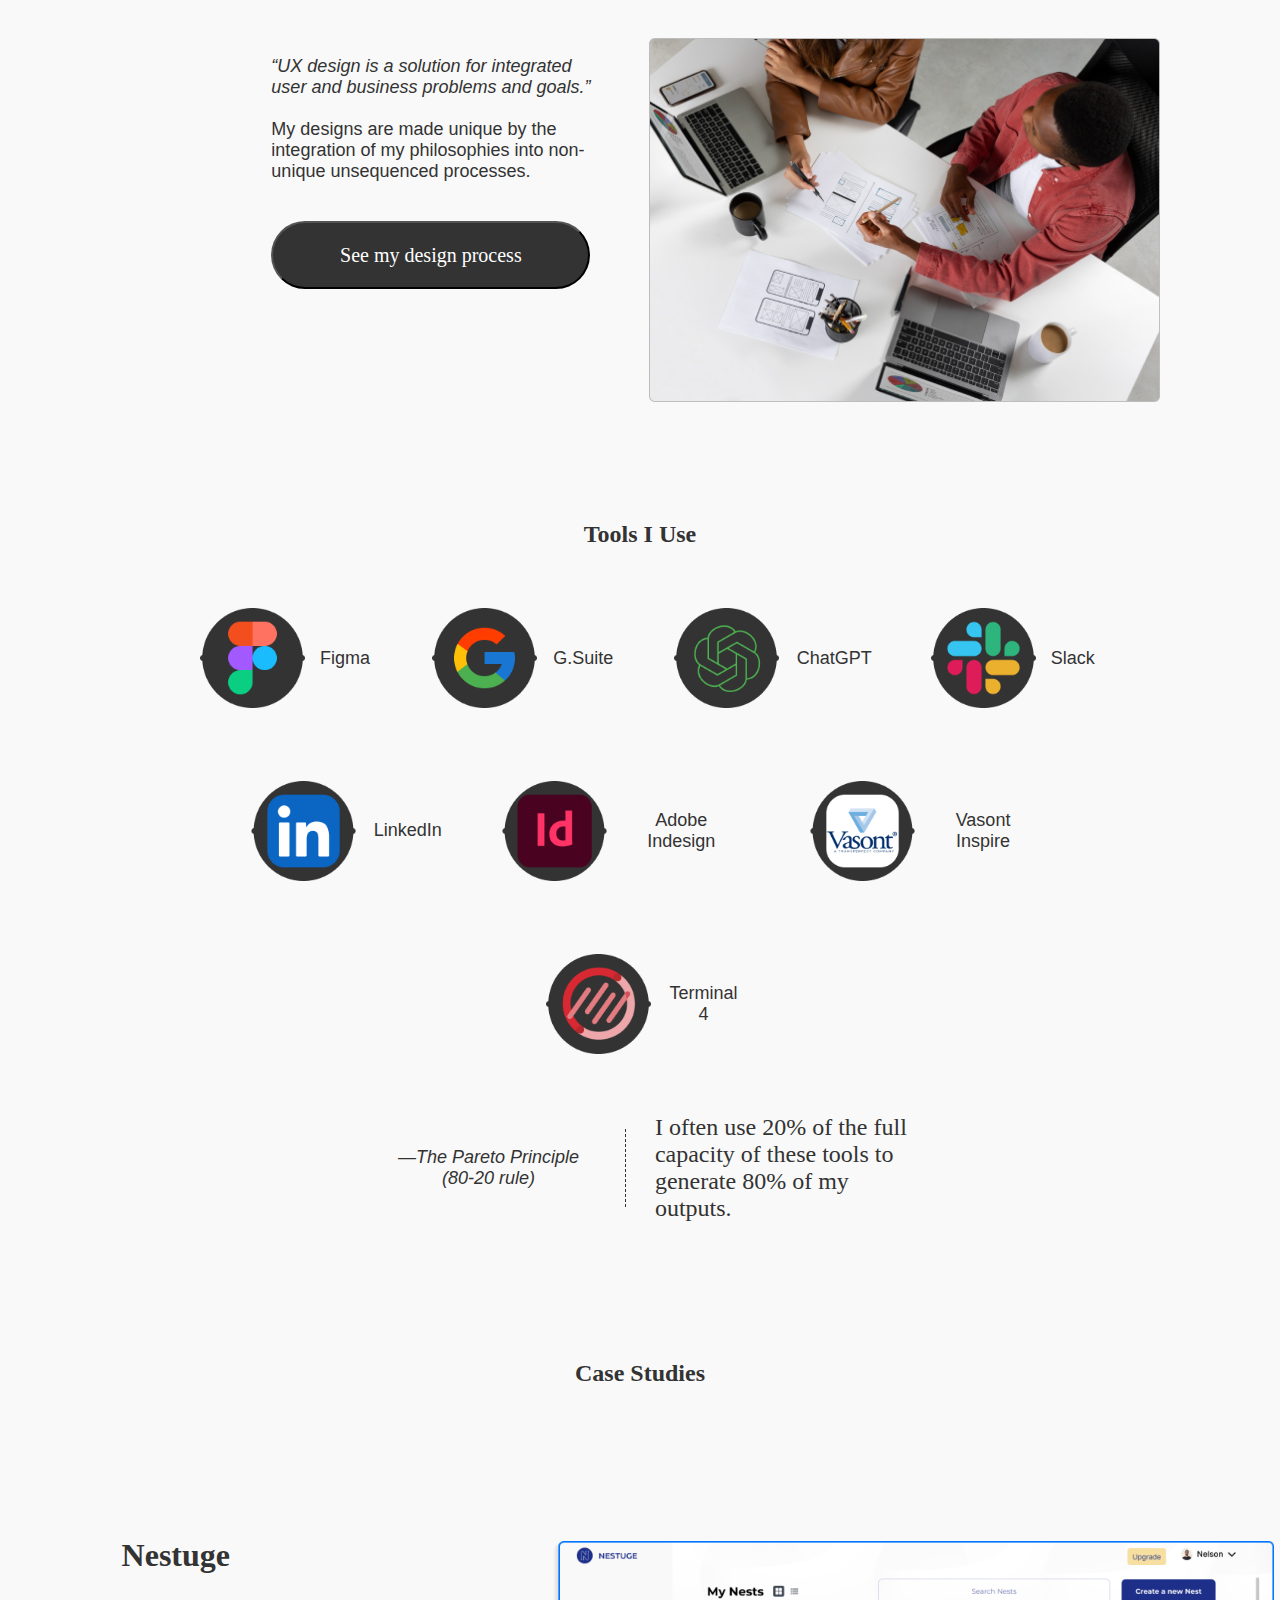
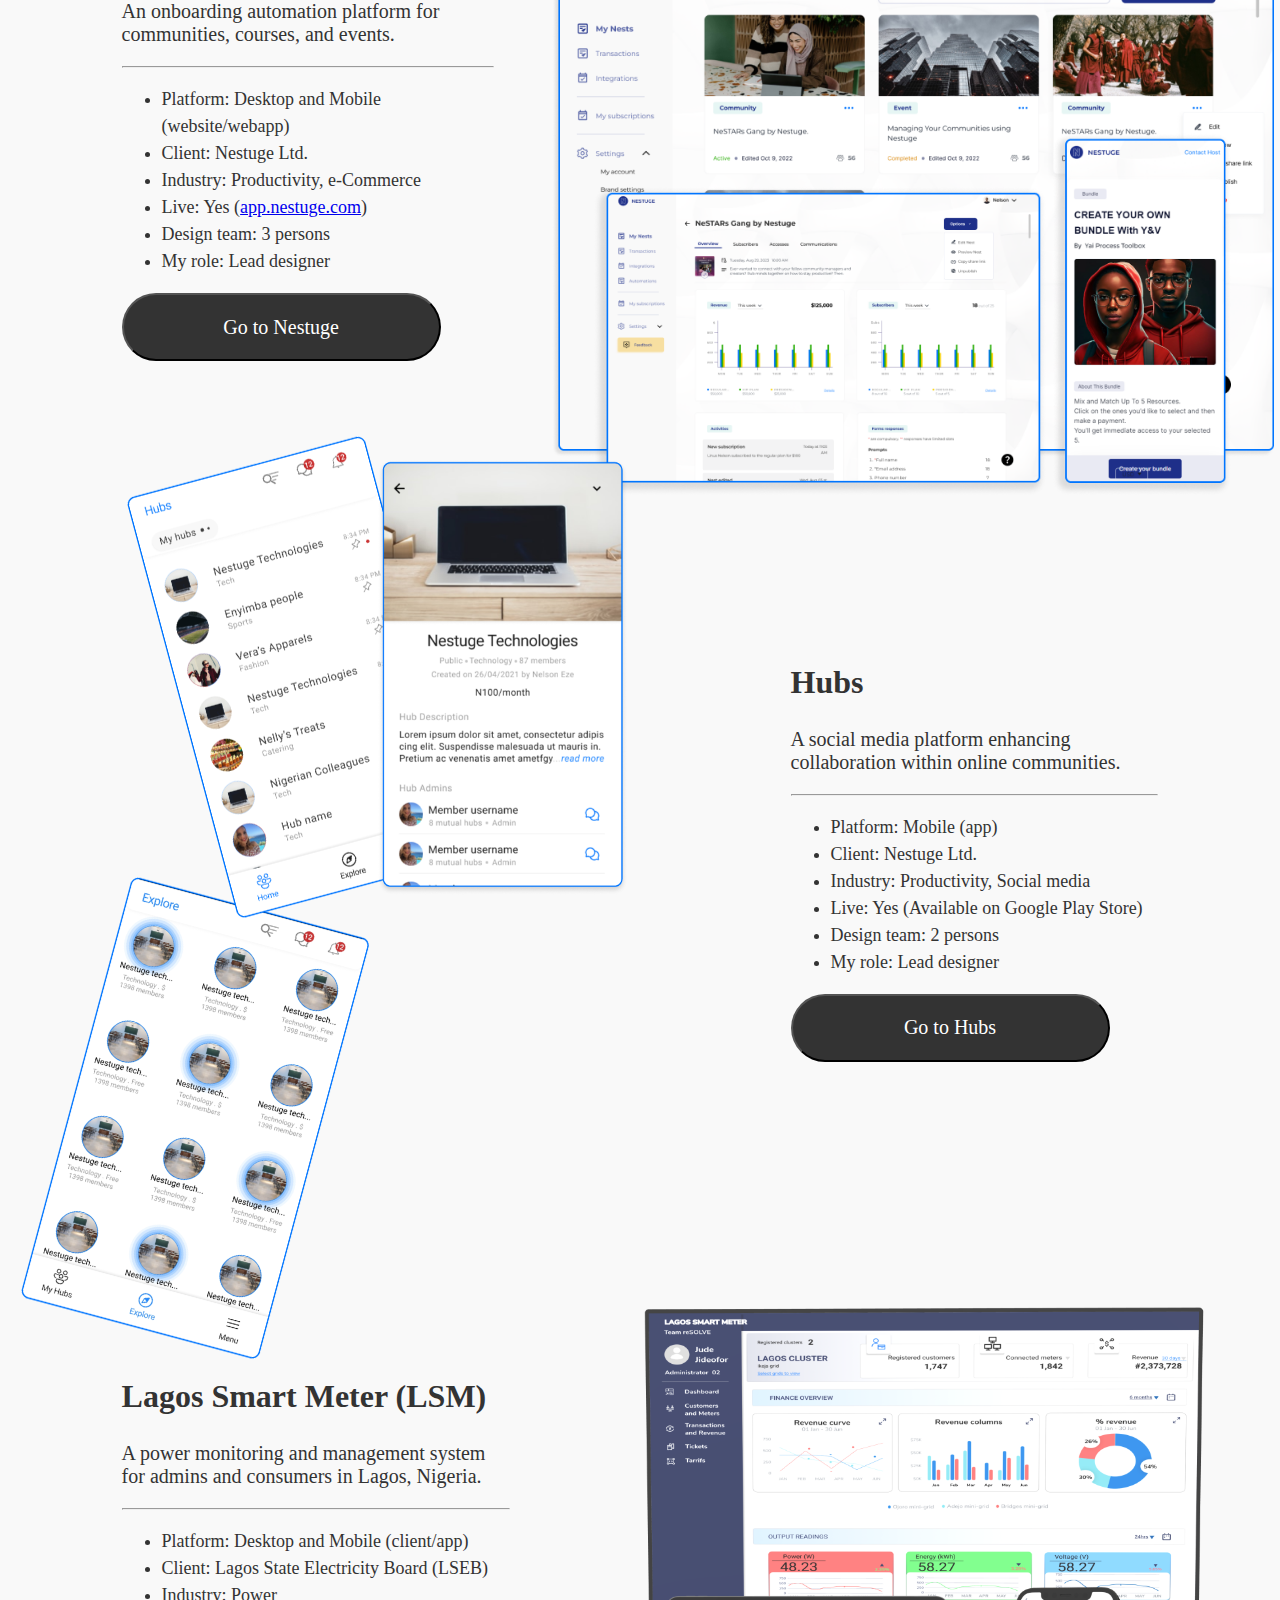
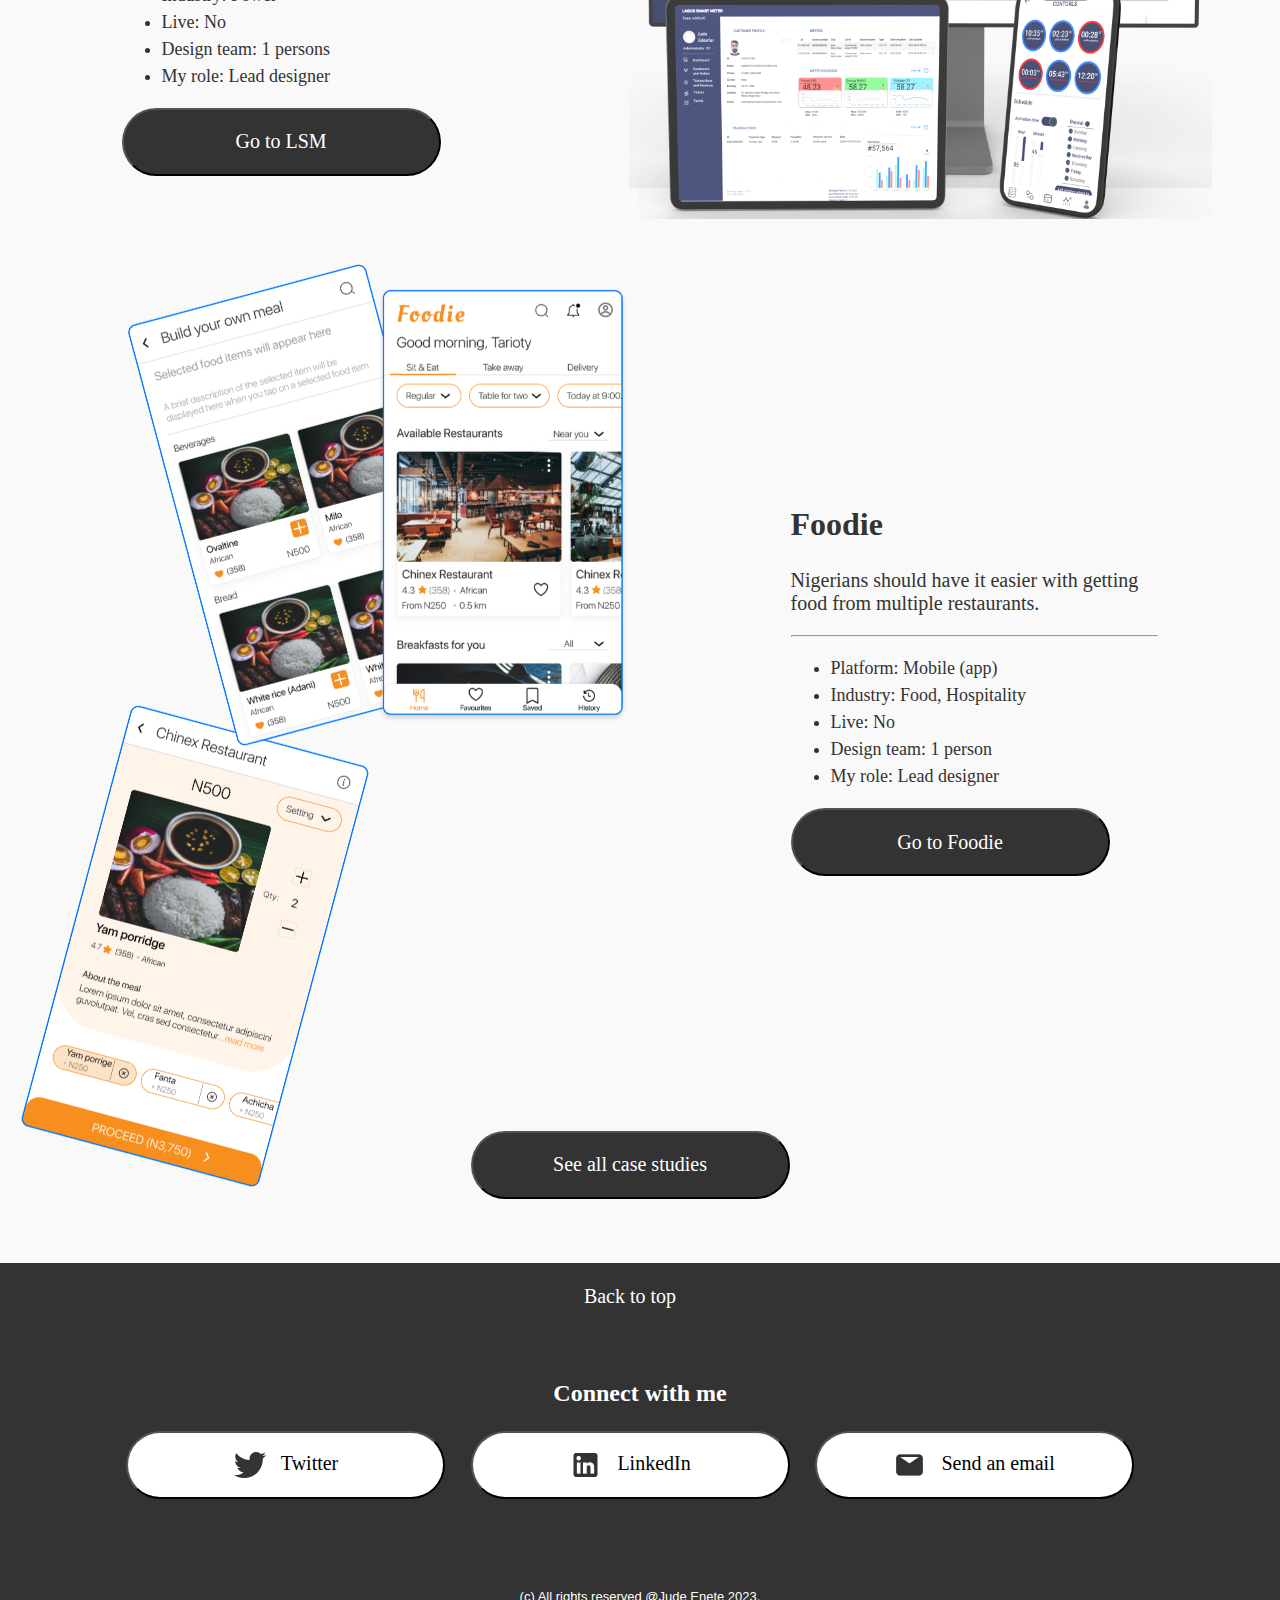
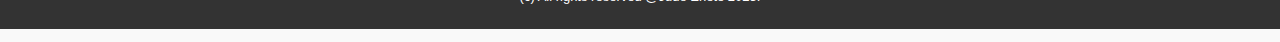
<file: index-portfolio.html>
<!DOCTYPE html>

<html>

<head>
    <title>Jude Enete-About</title>
    <meta name="viewport" content="width=device-width, initial-scale=1.0">
    <link rel="stylesheet" href="portfolio.css" />
    <link rel="icon" type="image.png" href="images/My Logo.png" />
</head>

<body>

    <div class="header">
        <a href="index-portfolio.html"><img src="images/My Logo.png" class="logo" height="75" /></a>

        <nav>
            <ol id="navlinks">
                <li><a href="index-portfolio.html">About me</a></li>
                <li><a href="case-studies.html">Case studies</a></li>
                <li><a href="design-process.html">Design process</a></li>
                <li><a href="#connect-title">Connect with me</a></li>
                <li><a href="images/Jude_Enete_Resume..pdf">My resume <img src="images/download icon.png"></a></li>
            </ol>
        </nav>
    </div>

    <div class="hero-section">
        <div class="hero-text">
            <h2> Hello world. I'm</h2>
            <h1>Jude Enete</h1>
            <h2>UI/UX Designer • Technical Communicator</h2>
            <p class="p2">based in Missouri, USA</p>
            <div class="hero-buttons">
                <a href="case-studies.html"><button type="button" class="primary-button">View my case studies</button></a>
                <a href="#connect-title"><button type="button" class="secondary-button">Connect with me</button></a>
            </div>
        </div>
        <div id="hero-pic">
            <img src="images/jude-pic.png" height="400px">
            <p class="p2">"Over the past 4 years, I have designed technology and information for diverse audiences,
                improving business KPIs by an average of 200% per month.”</p>
        </div>

        <div></div>
    </div>

    <div class="credentials">
        <div class="certificates">
            <p class="p1">Professionally certified by Google.
                <br>See official certificate on <a href="https://www.coursera.org/account/accomplishments/professional-cert/WP43E5ZNYDUH">Coursera.</a>
            </p>
            <br>
            <hr id="hr1">
            <br>
            <p class="p1">Has taught and holds a master’s in Technical Communication from <a href="https://english.mst.edu/facultyandstaff/gtadirectory/enete/">Missouri S&T.</a>
            </p>
        </div>
        <div class="logos">
            <a href="https://www.coursera.org/account/accomplishments/professional-cert/WP43E5ZNYDUH"><img id="UXlogo" src="images/Credly badge Google_Certs_UX 1.png" height="240"></a>
            <a href="https://english.mst.edu/facultyandstaff/gtadirectory/enete/"><img id="STlogo" src="images/Missouri-S&T_PrimaryLogo_Black 1 (1).png" height="200"></a>
        </div>
    </div>

    <div class="design-process-section">
        <h3>My Design Process</h3>
        <div class="depritems">
            <span class="discover"><img src="images/Discover.png" height="100px">Discover</Discover></span>
            <span class="define"><img src="images/Define.png" height="100px">Define</span>
            <span class="ideate"><img src="images/Ideate.png" height="100px">Ideate</span>
            <span class="design"><img src="images/Design.png" height="100px">Design</span>
        </div>
        <br>
        <br>
        <div class="blurbandimg">
            <div class="process-blurb">
                <p class="p3"><i>“UX design is a solution for integrated user and business problems and goals.”</i>
                    <br>
                    <br>My designs are made unique by the integration of my philosophies into non-unique unsequenced
                    processes.
                </p>
                <br>
                <a href="design-process.html"><button type="button" class="primary-button">See my design process</button></a>
            </div>
            <div class="design-image">
                <img id="UXlogo" src="images/ux design.png" height="364">
            </div>
        </div>
    </div>

    <div class="design-process-section"> <!--tools I use section-->
        <h3>Tools I Use</h3>
        <div class="depritems">
            <span class="discover"><img src="images/Figma.png" height="100px">Figma</Discover></span>
            <span class="define"><img src="images/G suite.png" height="100px">G.Suite</span>
            <span class="ideate"><img src="images/ChatGPT.png" height="100px">ChatGPT</span>
            <span class="design"><img src="images/Slack.png" height="100px">Slack</span>
            <span class="define"><img src="images/LinkedIn.png" height="100px">LinkedIn</span>
            <span class="ideate"><img src="images/Adobe Indesign.png" height="100px">Adobe Indesign</span>
            <span class="design"><img src="images/Vasont Inspire.png" height="100px">Vasont Inspire</span>
            <span class="design"><img src="images/Termianl 4.png" height="100px">Terminal 4</span>
        </div>
        <div class="toolblurbs">
            <div class="left-blurb">
                <p class="p3" id="cenblu"><i>—The Pareto Principle<br>(80-20 rule)</i></p>
            </div>

            <div class="right-blurb">
                <p class="p1">I often use 20% of the full capacity of these tools to generate 80% of my outputs.
                </p>
            </div>
        </div>
    </div>

    <div class="case-studies" id="nestuge">
        <h3>Case Studies</h3>
        <div class="caseblurbs">
            <div class="nest-left">
                <h2>Nestuge</h2>
                <p class="p2">An onboarding automation platform for communities, courses, and events.</p>
                <hr>
                <ul class="overview">
                    <li>Platform: Desktop and Mobile (website/webapp)</li>
                    <li>Client: Nestuge Ltd.</li>
                    <li>Industry: Productivity, e-Commerce</li>
                    <li>Live: Yes (<a href="app.nestuge.com">app.nestuge.com</a>)</li>
                    <li>Design team: 3 persons</li>
                    <li>My role: Lead designer</li>
                </ul>
                <a href="nestuge.html"><button type="button" class="primary-button">Go to Nestuge</button></a>
            </div>

            <div class="nest-right">
                <img id="nestdesktop" src="images/Nestuge Desktop.png" height="516">
                <img id="nestipad" src="images/Nestuge Surface Pro 8.png" height="310">
                <img id="nestmobile" src="images/Nestuge Android Small.png" height="364">
            </div>
        </div>
    </div>

    <div class="case-studies" id="hubs">
        <!--<h3>Case Studies</h3>-->
        <div class="caseblurbs">
            <div class="hubs-left">
                <img id="hubs1" src="images/Hubs 1.png" height="436">
                <img id="hubs2" src="images/Hubs 2.png" height="436">
                <img id="hubs3" src="images/Hubs 3.png" height="436">
            </div>
            <div class="hubs-right">
                <h2>Hubs</h2>
                <p class="p2">A social media platform enhancing collaboration within online communities.</p>
                <hr>
                <ul class="overview">
                    <li>Platform: Mobile (app)</li>
                    <li>Client: Nestuge Ltd.</li>
                    <li>Industry: Productivity, Social media</li>
                    <li>Live: Yes (Available on Google Play Store)</li>
                    <li>Design team: 2 persons</li>
                    <li>My role: Lead designer</li>
                </ul>
                <a href="hubs.html"><button type="button" class="primary-button">Go to Hubs</button></a>
            </div>
        </div>
    </div>

    <div class="case-studies" id="lagsmamet">
        <!--<h3>Case Studies</h3>-->
        <div class="caseblurbs">
            <div class="nest-left">
                <h2>Lagos Smart Meter (LSM)</h2>
                <p class="p2">A power monitoring and management system for admins and consumers in Lagos, Nigeria.</p>
                <hr>
                <ul class="overview">
                    <li>Platform: Desktop and Mobile (client/app)</li>
                    <li>Client: Lagos State Electricity Board (LSEB)</li>
                    <li>Industry: Power</li>
                    <li>Live: No</li>
                    <li>Design team: 1 persons</li>
                    <li>My role: Lead designer</li>
                </ul>
                <a href="lsm.html"><button type="button" class="primary-button">Go to LSM</button></a>
            </div>

            <div class="nest-right">
                <img id="lagdesktop" src="images/Lagos smart meter.png" height="516">
                <!--<img id="nestipad" src="images/Nestuge Surface Pro 8.png" height="310">
                <img id="nestmobile" src="images/Nestuge Android Small.png" height="364">
                -->
            </div>
        </div>
    </div>

    <div class="case-studies" id="foodie">
        <!--<h3>Case Studies</h3>-->
        <div class="caseblurbs">
            <div class="hubs-left">
                <img id="hubs1" src="images/Foodie 1.png" height="436">
                <img id="hubs2" src="images/Foodie 2.png" height="436">
                <img id="hubs3" src="images/Foodie 3.png" height="436">
            </div>
            <div class="hubs-right">
                <h2>Foodie</h2>
                <p class="p2">Nigerians should have it easier with getting food from multiple restaurants.</p>
                <hr>
                <ul class="overview">
                    <li>Platform: Mobile (app)</li>
                    <li>Industry: Food, Hospitality</li>
                    <li>Live: No</li>
                    <li>Design team: 1 person</li>
                    <li>My role: Lead designer</li>
                </ul>
                <a href="foodie.html"><button type="button" class="primary-button">Go to Foodie</button></a>
            </div>
        </div>
    </div>
    <div class="see-case-studies">
        <a href="case-studies.html"><button type="button" class="primary-button">See all case studies</button></a>
    </div>
    <div class="back-to-top">
        <a href="#navlinks"><button type="button" class="text-button">Back to top</button></a>
    </div>
    <div class="connect-with-me">
        <h3 id="connect-title">Connect with me</h3>
        <div>
            <a href="https://twitter.com/DearDiary_S"><button type="button" class="secondary-button"><img src="images/twitter.png"
                    class="twitter">Twitter</button></a>
            <a href="https://linkedin.com/in/judeenete"><button type="button" class="secondary-button"><img src="images/linkedin icon 333.png"
                    class="twitter">LinkedIn</button></a>
            <a href="mailto:judejideofor@gmail.com"><button type="button" class="secondary-button"><img src="images/email.png" class="twitter">Send an
                email</button></a>
        </div>
    </div>

    <footer>
        <p class="p3">(c) All rights reserved @Jude Enete 2023.</p>
    </footer>





</body>
</html>
</file>
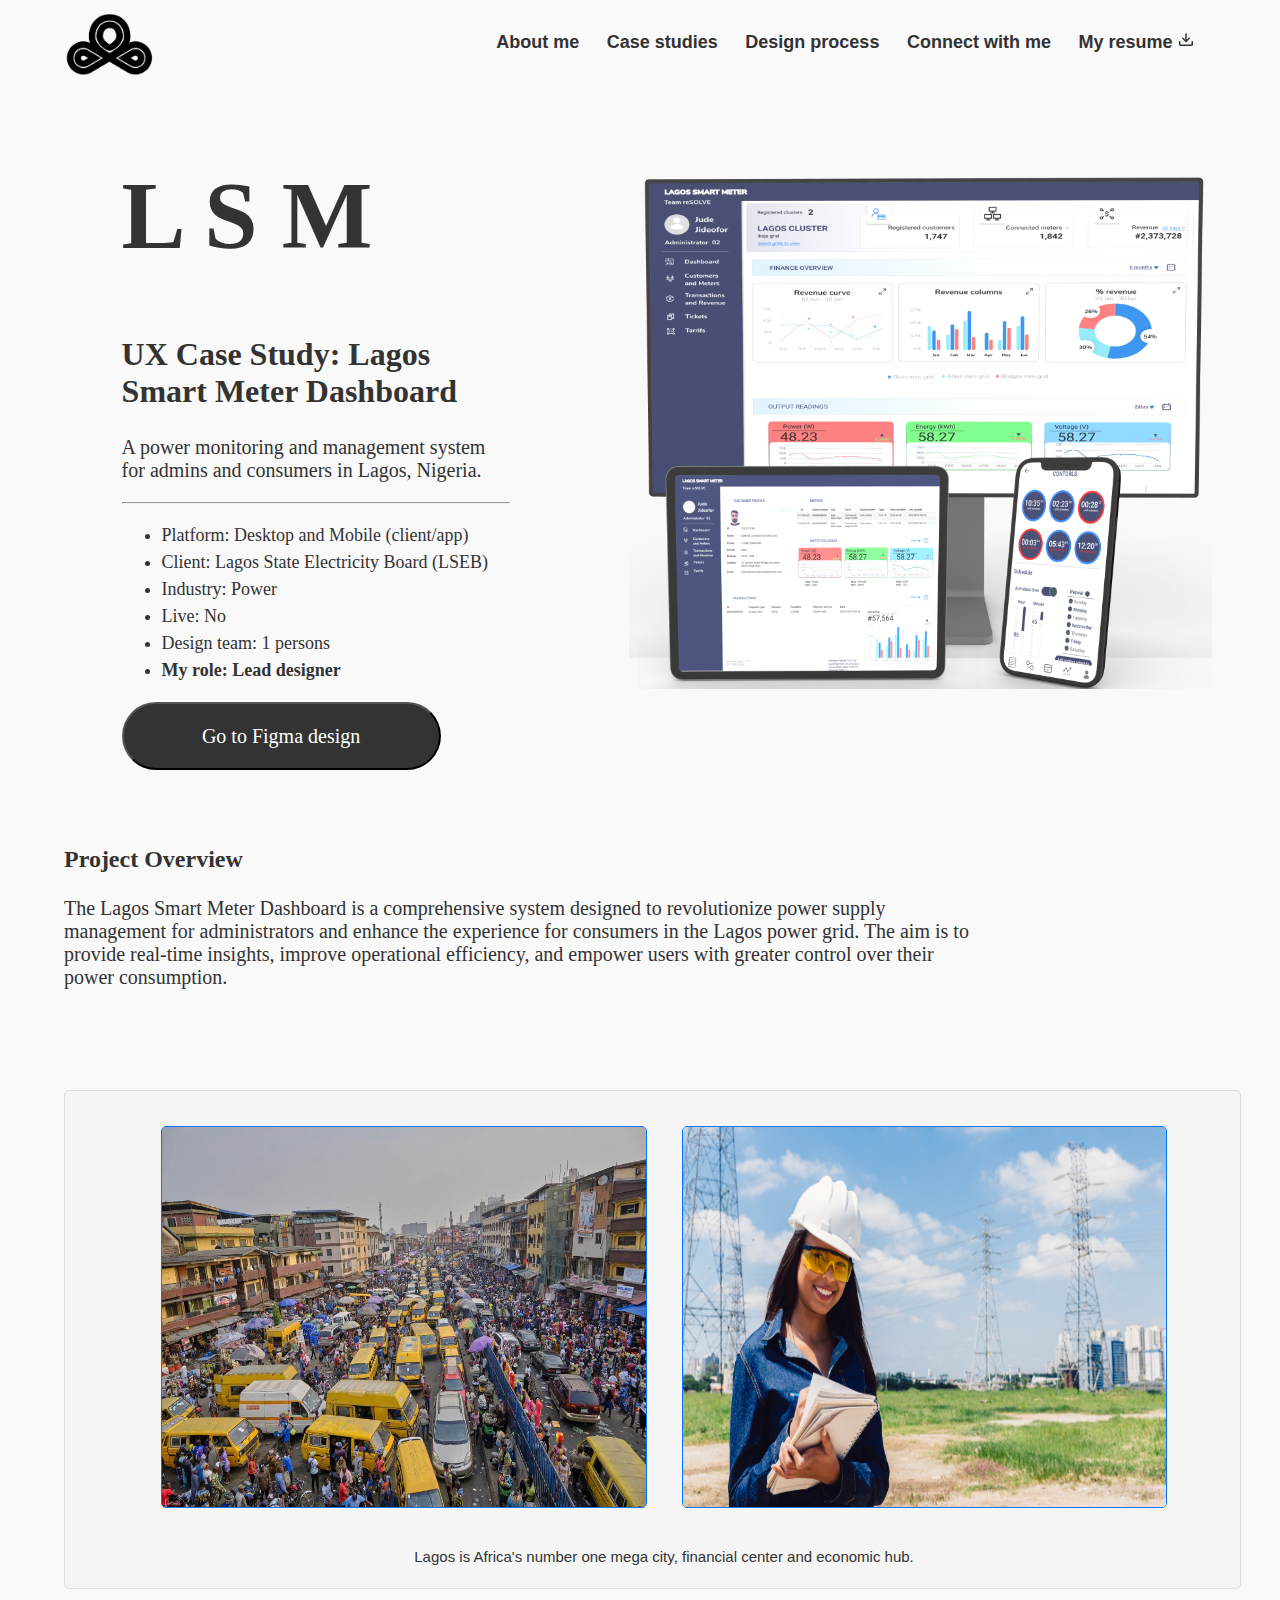
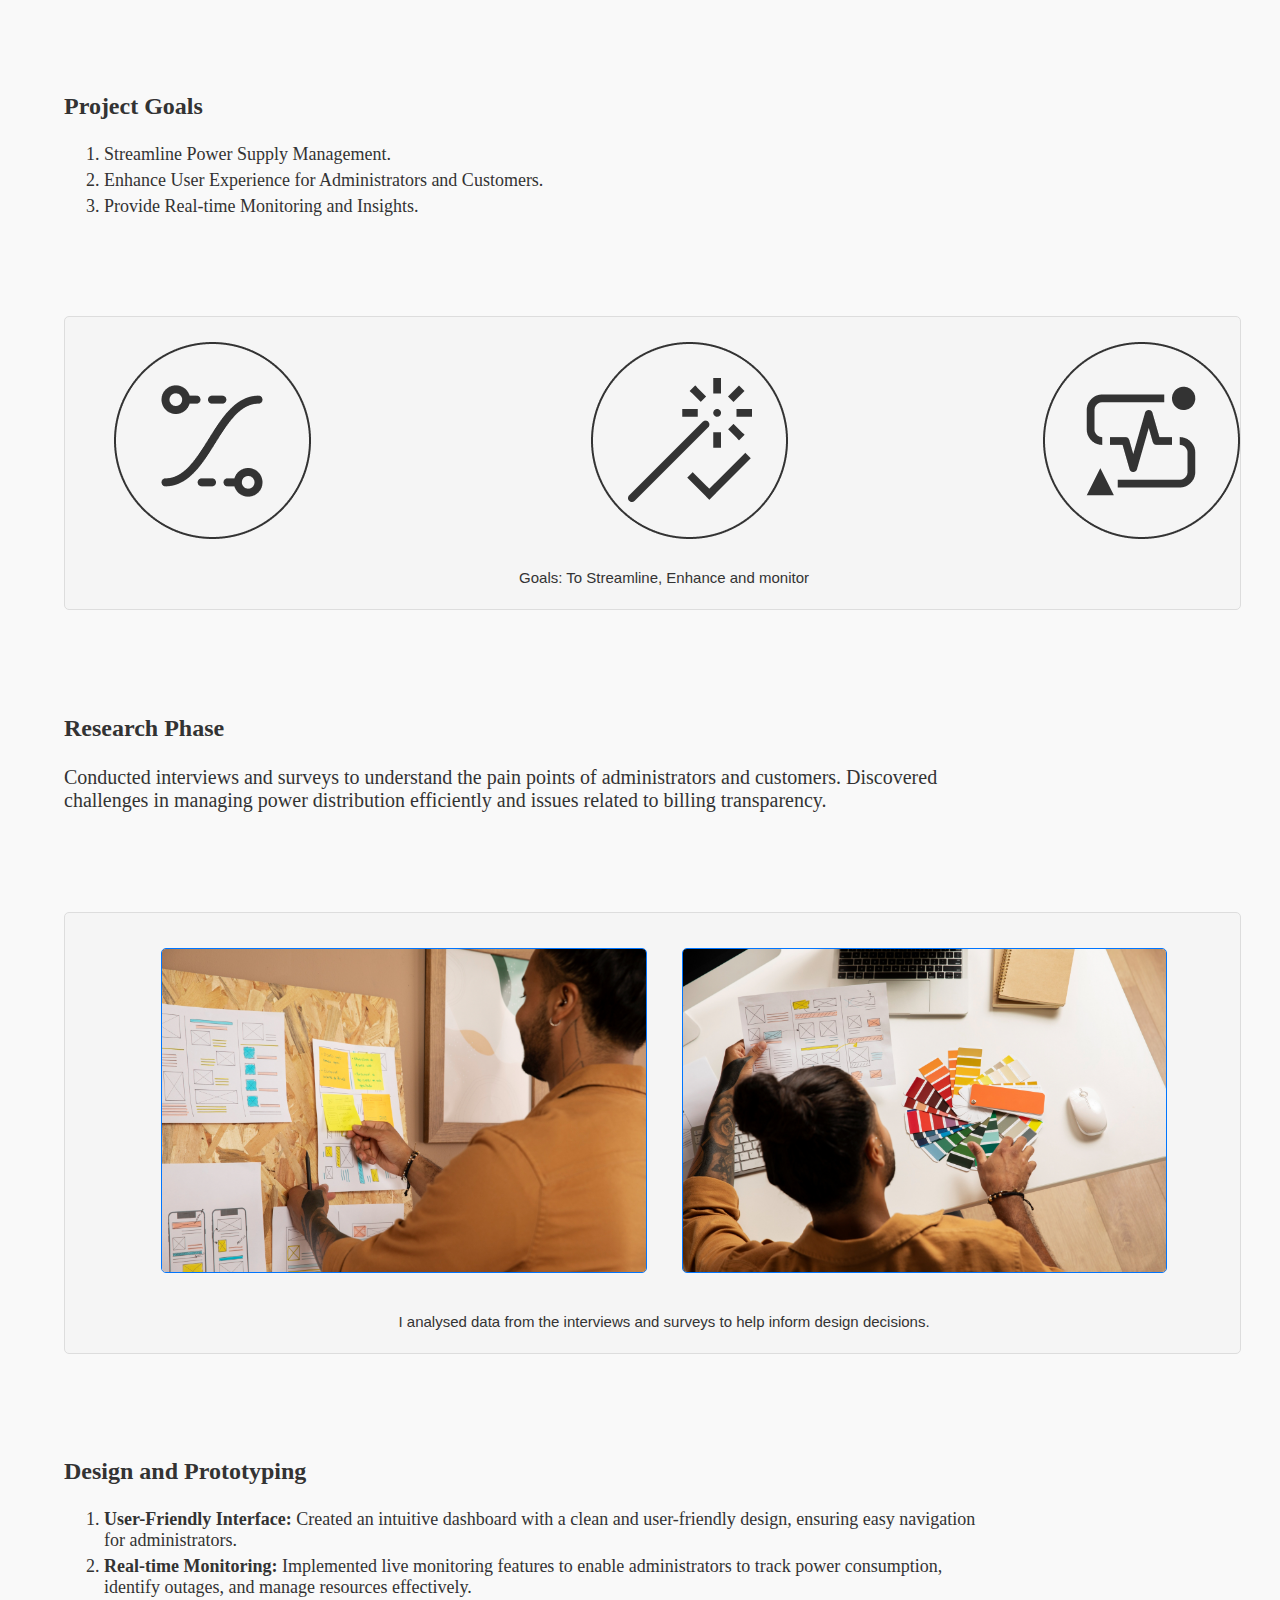
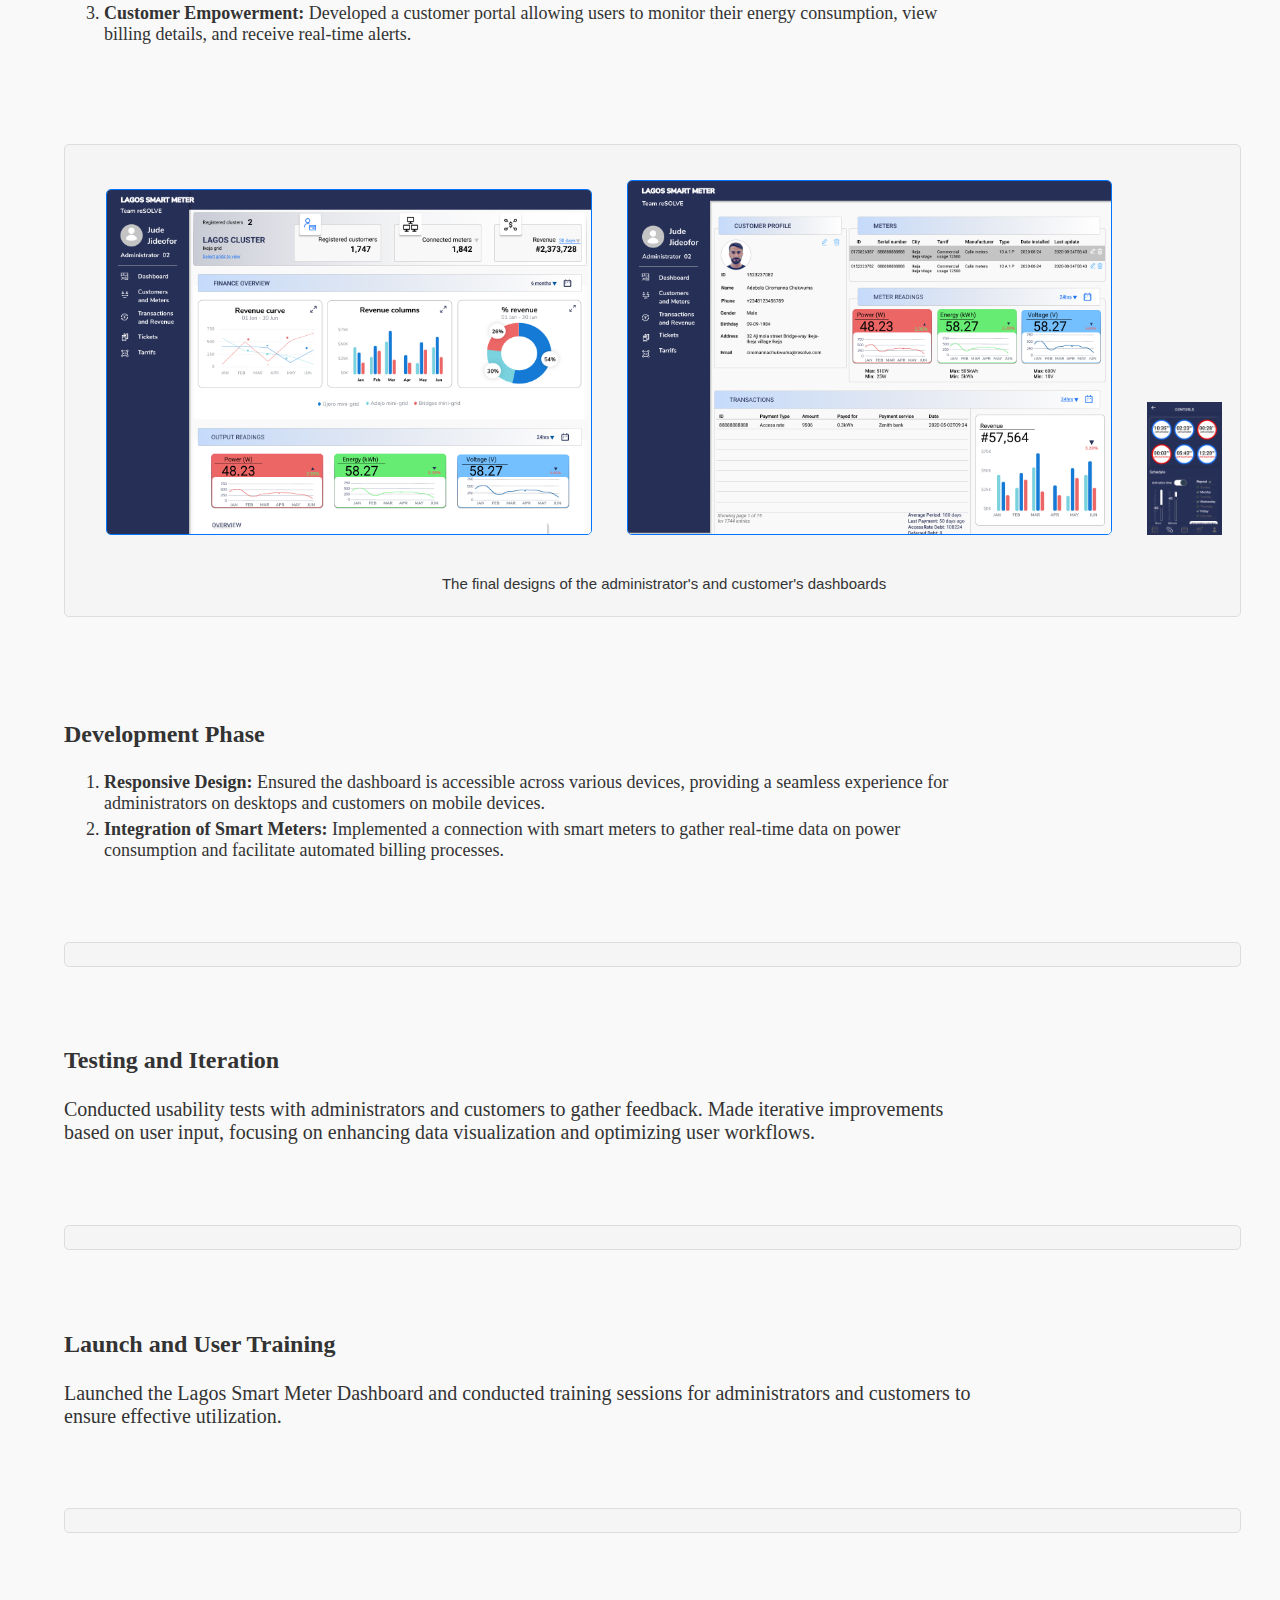
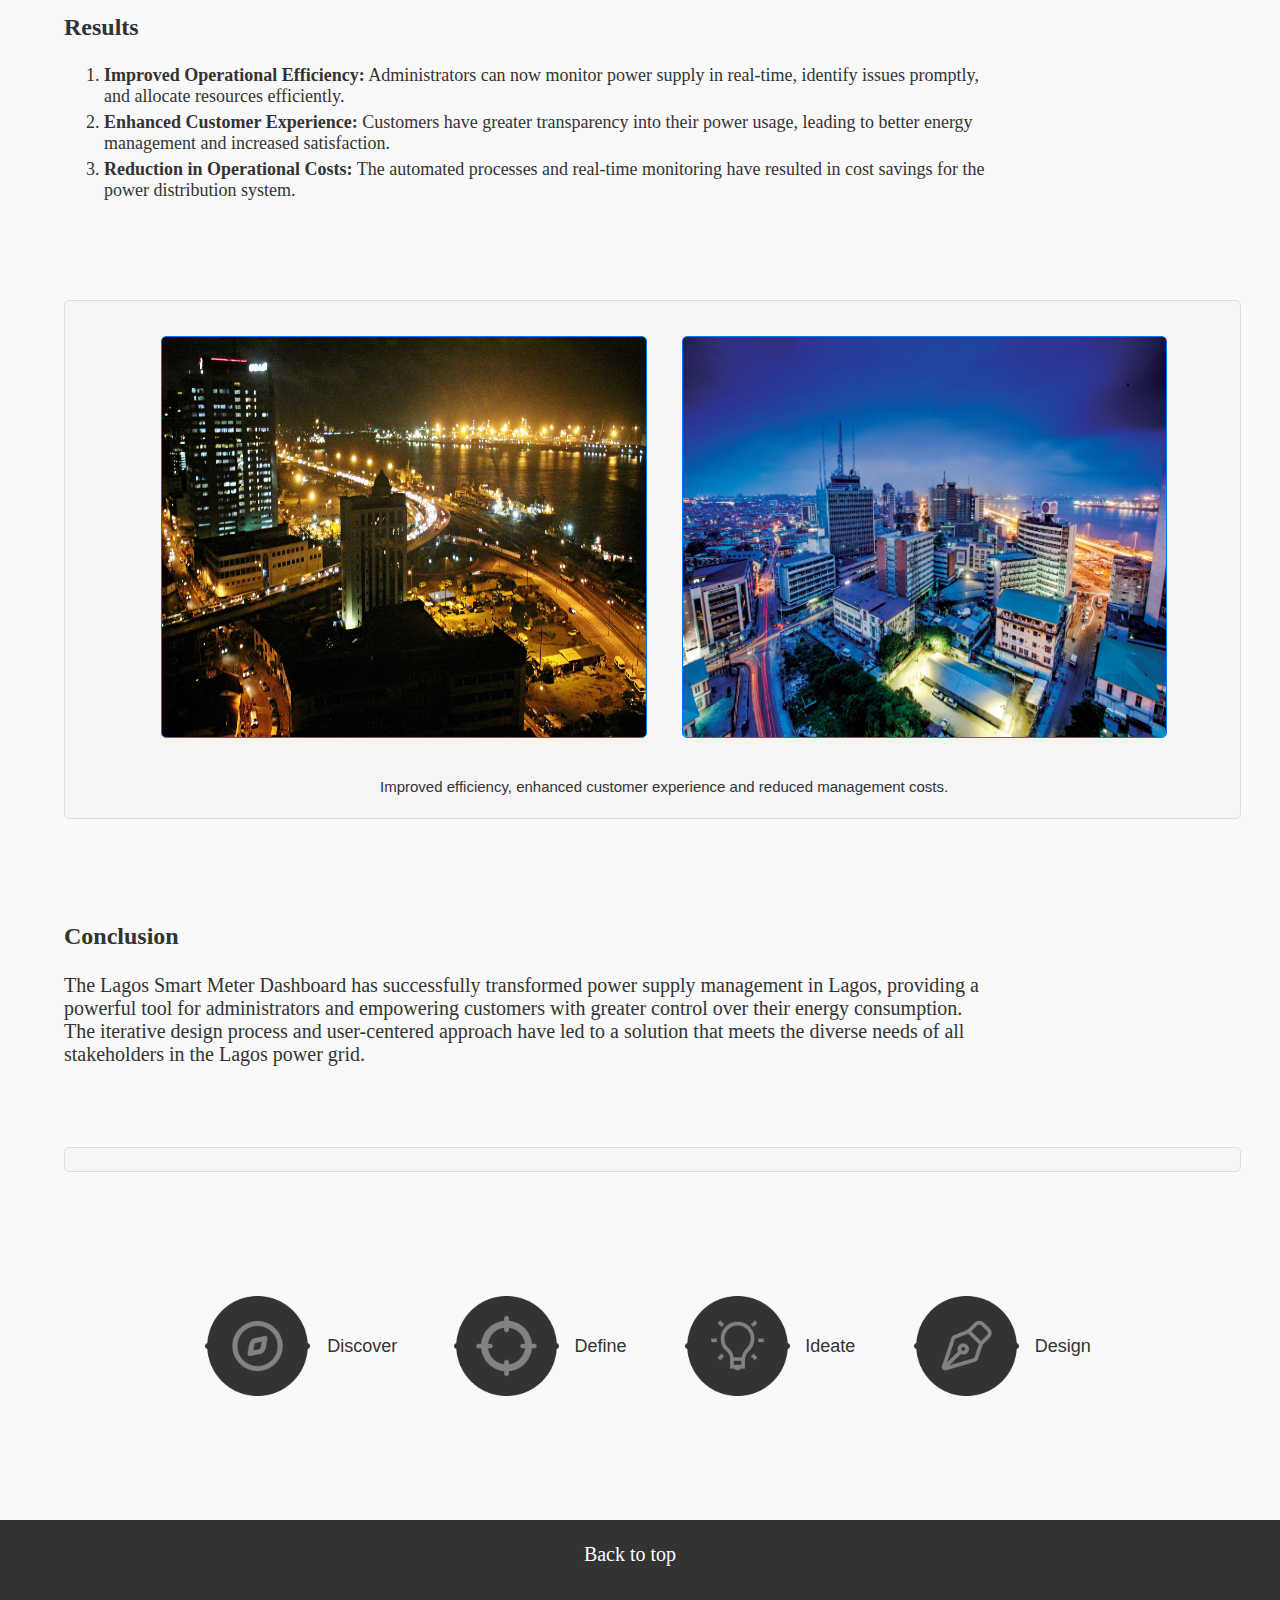
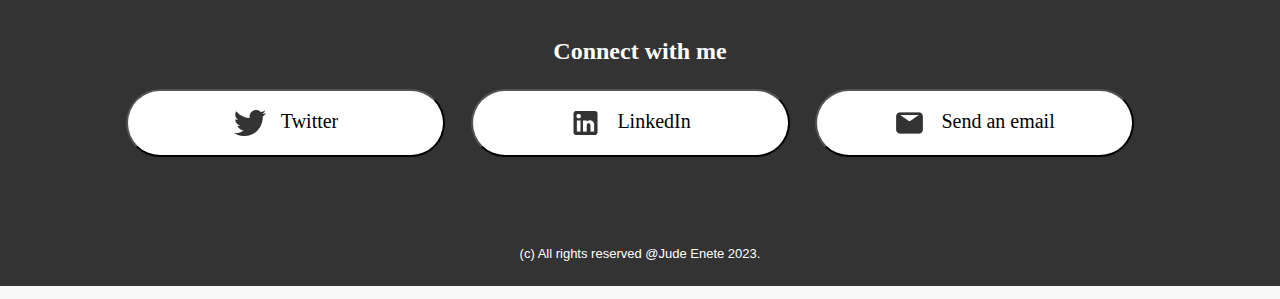
<file: lsm.html>
<!DOCTYPE html>

<html>

<head>
    <title>Jude Enete-LSM</title>
    <meta name="viewport" content="width=device-width, initial-scale=1.0">
    <link rel="stylesheet" href="portfolio.css" />
    <link rel="icon" type="image.png" href="images/My Logo.png" />
</head>

<body>

    <div class="header">
        <a href="index.html"><img src="images/My Logo.png" class="logo" height="75" /></a>

        <nav>
            <ol id="navlinks">
                <li><a href="index.html">About me</a></li>
                <li><a href="case-studies.html">Case studies</a></li>
                <li><a href="design-process.html">Design process</a></li>
                <li><a href="#connect-title">Connect with me</a></li>
                <li><a href="images/Jude_Enete_Resume..pdf">My resume <img src="images/download icon.png"></a></li>
            </ol>
        </nav>
    </div>

    <!--<div class="nestuge-hero">
        <div class="nestuge-hero-text">
            <h1 id="design-hero-head">Nestuge</h1>
            <h2 id="design-hero-subhead">UX case study: Enhancing User Experience for Nestuge</h2>
            <p class="p2">Landing page and productivity tool designed for virtual creators and hosts. </p>
            <ul class="ord-sub-list">
                <li>Platform: Desktop and Mobile (website/webapp)</li>
                <li>Industry: Productivity, e-Commerce</li>
                <li>Live: Yes (<a href="https://app.nestuge.com">app.nestuge.com</a>)</li>
                <li>Design team: 1 designer</li>
                <li><b>My role: UX researcher, UX designer, UI designer</b></li>
            </ul>
        </div>

        <div class="nestuge-right">
            <img id="nestugedesktop" src="images/Nestuge Desktop.png" height="520px">
            <img id="nestugemobile" src="images/Nestuge Android Small.png" height="320px">
            <img id="nestugeipad" src="images/Nestuge Surface Pro 8.png" height="320px">
        </div>
        <img class="nestuge-hero-img" src="images/Nestuge Desktop.png" height="550px" />

    </div>-->

    <div class="case-studies" id="nestuge"> <!--hero sevtion-->
        <div class="caseblurbs">
            <div class="nest-left">
                <h1>L S M</h1>
                <h2>UX Case Study: Lagos Smart Meter Dashboard</h2>
                <p class="p2">A power monitoring and management system for admins and consumers in Lagos, Nigeria.</p>
                <hr>
                <ul class="overview">
                    <li>Platform: Desktop and Mobile (client/app)</li>
                    <li>Client: Lagos State Electricity Board (LSEB)</li>
                    <li>Industry: Power</li>
                    <li>Live: No</li>
                    <li>Design team: 1 persons</li>
                    <li><b>My role: Lead designer</b></li>
                </ul>
                <a href="https://www.figma.com/file/OCejv5VvBcNC3akk3EvCoG/Lagos-smart-meter?type=design&node-id=170-0&mode=design&t=AFGU74Ya6qOlxr1S-0"><button type="button" class="primary-button">Go to Figma design</button></a>
            </div>

            <div class="nest-right">
                <img id="lagdesktop" src="images/Lagos smart meter.png" height="516">
                <!--<img id="nestipad" src="images/Nestuge Surface Pro 8.png" height="310">
                <img id="nestmobile" src="images/Nestuge Android Small.png" height="364">
                -->
            </div>
        </div>
    </div>

    <div class="nestuge-content">

        <!--<img class="interview-img" src="images/interview.png" />-->

        <div class="nestuge-article"><!--Project Overview-->
            <h3>Project Overview</h3>
            <div class="nestuge-article-text">
                <p class="p2">The Lagos Smart Meter Dashboard is a comprehensive system designed to revolutionize power
                    supply management for administrators and enhance the experience for consumers in the Lagos power
                    grid. The aim is to provide real-time insights, improve operational efficiency, and empower users
                    with greater control over their power consumption.</p>
            </div>
            <figure class="nestuge-article-fig" style="text-align: center; display: inline-block;">
                <img class="nestuge-article-img" src="images/lagos 2.jpg" height="380" style="margin: 35px 15px;">
                <img class="nestuge-article-img"
                    src="images/smiling-african-american-lady-safety-helmet-taking-notes-near-high-voltage-line.jpg"
                    height="380" style="margin: 35px 15px;">
                <figcaption>Lagos is Africa's number one mega city, financial center and economic hub.</figcaption>
            </figure>
        </div>

        <div class="nestuge-article"><!--Project Goals-->
            <h3>Project Goals</h3>
            <div class="nestuge-article-text">
                <ol class="ord-sub-list">
                    <li>Streamline Power Supply Management.</li>
                    <li>Enhance User Experience for Administrators and Customers.</li>
                    <li>Provide Real-time Monitoring and Insights.</li>
                </ol>
            </div>
            <figure class="nestuge-article-fig" style="text-align: center; display: inline-block;">
                <img class="nestuge-article-im" src="images/Ease icon.png" style="margin: 25px 250px 25px 25px;">
                <img class="nestuge-article-im" src="images/Enhance icon.png" style="margin: 25px 250px 25px 25px;">
                <img class="nestuge-article-im" src="images/Insights icon.png" style="margin: 25px 0px;">
                <figcaption>Goals: To Streamline, Enhance and monitor</figcaption>
            </figure>
        </div>

        <div class="nestuge-article"><!--Research Phase-->
            <h3>Research Phase</h3>
            <div class="nestuge-article-text">
                <p class="p2">Conducted interviews and surveys to understand the pain points of administrators and
                    customers. Discovered challenges in managing power distribution efficiently and issues related to
                    billing transparency.</p>
            </div>
            <figure class="nestuge-article-fig" style="text-align: center; display: inline-block;">
                <img class="nestuge-article-img" src="images/ux research 1.jpg" style="margin: 35px 15px;">
                <img class="nestuge-article-img" src="images/ux research 2.jpg" style="margin: 35px 15px;">
                <figcaption>I analysed data from the interviews and surveys to help inform design decisions.
                </figcaption>
            </figure>

        </div>

        <div class="nestuge-article"><!--Design and Prototyping-->
            <h3>Design and Prototyping</h3>
            <div class="nestuge-article-text">
                <ol class="ord-sub-list">
                    <li><b>User-Friendly Interface:</b> Created an intuitive dashboard with a clean and user-friendly
                        design,
                        ensuring easy navigation for administrators.</li>
                    <li><b>Real-time Monitoring:</b> Implemented live monitoring features to enable administrators to
                        track
                        power consumption, identify outages, and manage resources effectively.</li>
                    <li><b>Customer Empowerment:</b> Developed a customer portal allowing users to monitor their energy
                        consumption, view billing details, and receive real-time alerts.</li>
                </ol>
            </div>
            <figure class="nestuge-article-fig" style="text-align: center; display: inline-block;">
                <img class="nestuge-article-img" src="images/Smart meter overview.png" style="margin: 35px 15px;">
                <img class="nestuge-article-img" src="images/Smart meter customers.png" height=""
                    style="margin: 35px 15px;">
                <img class="stuge-article-img" src="images/Smart meter mobile schedule.png" width="75px"
                    style="margin: 35px 15px;">
                <figcaption>The final designs of the administrator's and customer's dashboards</figcaption>
            </figure>
        </div>

        <div class="nestuge-article"><!--Development Phase-->
            <h3>Development Phase</h3>
            <div class="nestuge-article-text">
                <ol class="ord-sub-list">
                    <li><b>Responsive Design:</b> Ensured the dashboard is accessible across various devices, providing
                        a seamless experience for administrators on desktops and customers on mobile devices.</li>
                    <li><b>Integration of Smart Meters:</b> Implemented a connection with smart meters to gather
                        real-time data on power consumption and facilitate automated billing processes.</li>
                </ol>
            </div>
            <figure class="nestuge-article-fig">
                <!--<img class="nestuge-article-img" src="">
                <img class="nestuge-article-img" src="" height="">
                <figcaption></figcaption>-->
            </figure>
        </div>

        <div class="nestuge-article"><!--Testing and Iteration-->
            <h3>Testing and Iteration</h3>
            <div class="nestuge-article-text">
                <p class="p2">Conducted usability tests with administrators and customers to gather feedback. Made
                    iterative improvements based on user input, focusing on enhancing data visualization and optimizing
                    user workflows.</p>
            </div>
            <figure class="nestuge-article-fig">
                <!--<img class="nestuge-article-img" src="">
                <img class="nestuge-article-img" src="">
                <figcaption></figcaption>-->
            </figure>
        </div>
        <div class="nestuge-article"><!--Launch and User Training-->
            <h3>Launch and User Training</h3>
            <div class="nestuge-article-text">
                <p class="p2">Launched the Lagos Smart Meter Dashboard and conducted training sessions for
                    administrators and customers to ensure effective utilization.</p>
            </div>
            <figure class="nestuge-article-fig">
                <!--<img class="nestuge-article-img" src="">
                    <img class="nestuge-article-img" src="">
                    <figcaption></figcaption>-->
            </figure>
        </div>

        <div class="nestuge-article"><!--Results-->
            <h3>Results</h3>
            <div class="nestuge-article-text">
                <ol class="ord-sub-list">
                    <li><b>Improved Operational Efficiency:</b> Administrators can now monitor power supply in
                        real-time, identify issues promptly, and allocate resources efficiently.</li>
                    <li><b>Enhanced Customer Experience:</b> Customers have greater transparency into their power usage,
                        leading to better energy management and increased satisfaction.</li>
                    <li><b>Reduction in Operational Costs:</b> The automated processes and real-time monitoring have
                        resulted in cost savings for the power distribution system.</li>
                </ol>
            </div>
            <figure class="nestuge-article-fig" style="text-align: center; display: inline-block;">
                <img class="nestuge-article-img" src="images/lagos.jpg" height="400" style="margin: 35px 15px;">
                <img class="nestuge-article-img" src="images/lagos 3.jpg" height="400" style="margin: 35px 15px;">
                <figcaption>Improved efficiency, enhanced customer experience and reduced management costs.
                </figcaption>
            </figure>
        </div>

        <div class="nestuge-article"><!--Conclusion-->
            <h3>Conclusion</h3>
            <div class="nestuge-article-text">
                <p class="p2">The Lagos Smart Meter Dashboard has successfully transformed power supply management in
                    Lagos, providing a powerful tool for administrators and empowering customers with greater control
                    over their energy consumption. The iterative design process and user-centered approach have led to a
                    solution that meets the diverse needs of all stakeholders in the Lagos power grid.
                </p>
            </div>
            <figure class="nestuge-article-fig">
                <!--<img class="nestuge-article-img" src="">
                <img class="nestuge-article-img" src="">
                <figcaption>Fig 2. The new dashboard and Nest creation process on Nestuge after redesign.
                </figcaption>-->
            </figure>
        </div>

    </div>

    <div class="process-relist">
        <div class="depritems">
            <span class="discover"><img src="images/Discover.png" height="100px">Discover</Discover></span>
            <span class="define"><img src="images/Define.png" height="100px">Define</span>
            <span class="ideate"><img src="images/Ideate.png" height="100px">Ideate</span>
            <span class="design"><img src="images/Design.png" height="100px">Design</span>
        </div>
    </div>

    <div class="back-to-top">
        <a href="#navlinks"><button type="button" class="text-button">Back to top</button></a>
    </div>
    <div class="connect-with-me">
        <h3 id="connect-title">Connect with me</h3>
        <div>
            <a href="https://twitter.com/DearDiary_S"><button type="button" class="secondary-button"><img
                        src="images/twitter.png" class="twitter">Twitter</button></a>
            <a href="https://linkedin.com/in/judeenete"><button type="button" class="secondary-button"><img
                        src="images/linkedin icon 333.png" class="twitter">LinkedIn</button></a>
            <a href="mailto:judejideofor@gmail.com"><button type="button" class="secondary-button"><img
                        src="images/email.png" class="twitter">Send an
                    email</button></a>
        </div>
    </div>

    <footer>
        <p class="p3">(c) All rights reserved @Jude Enete 2023.</p>
    </footer>








</body>

</html>
</file>
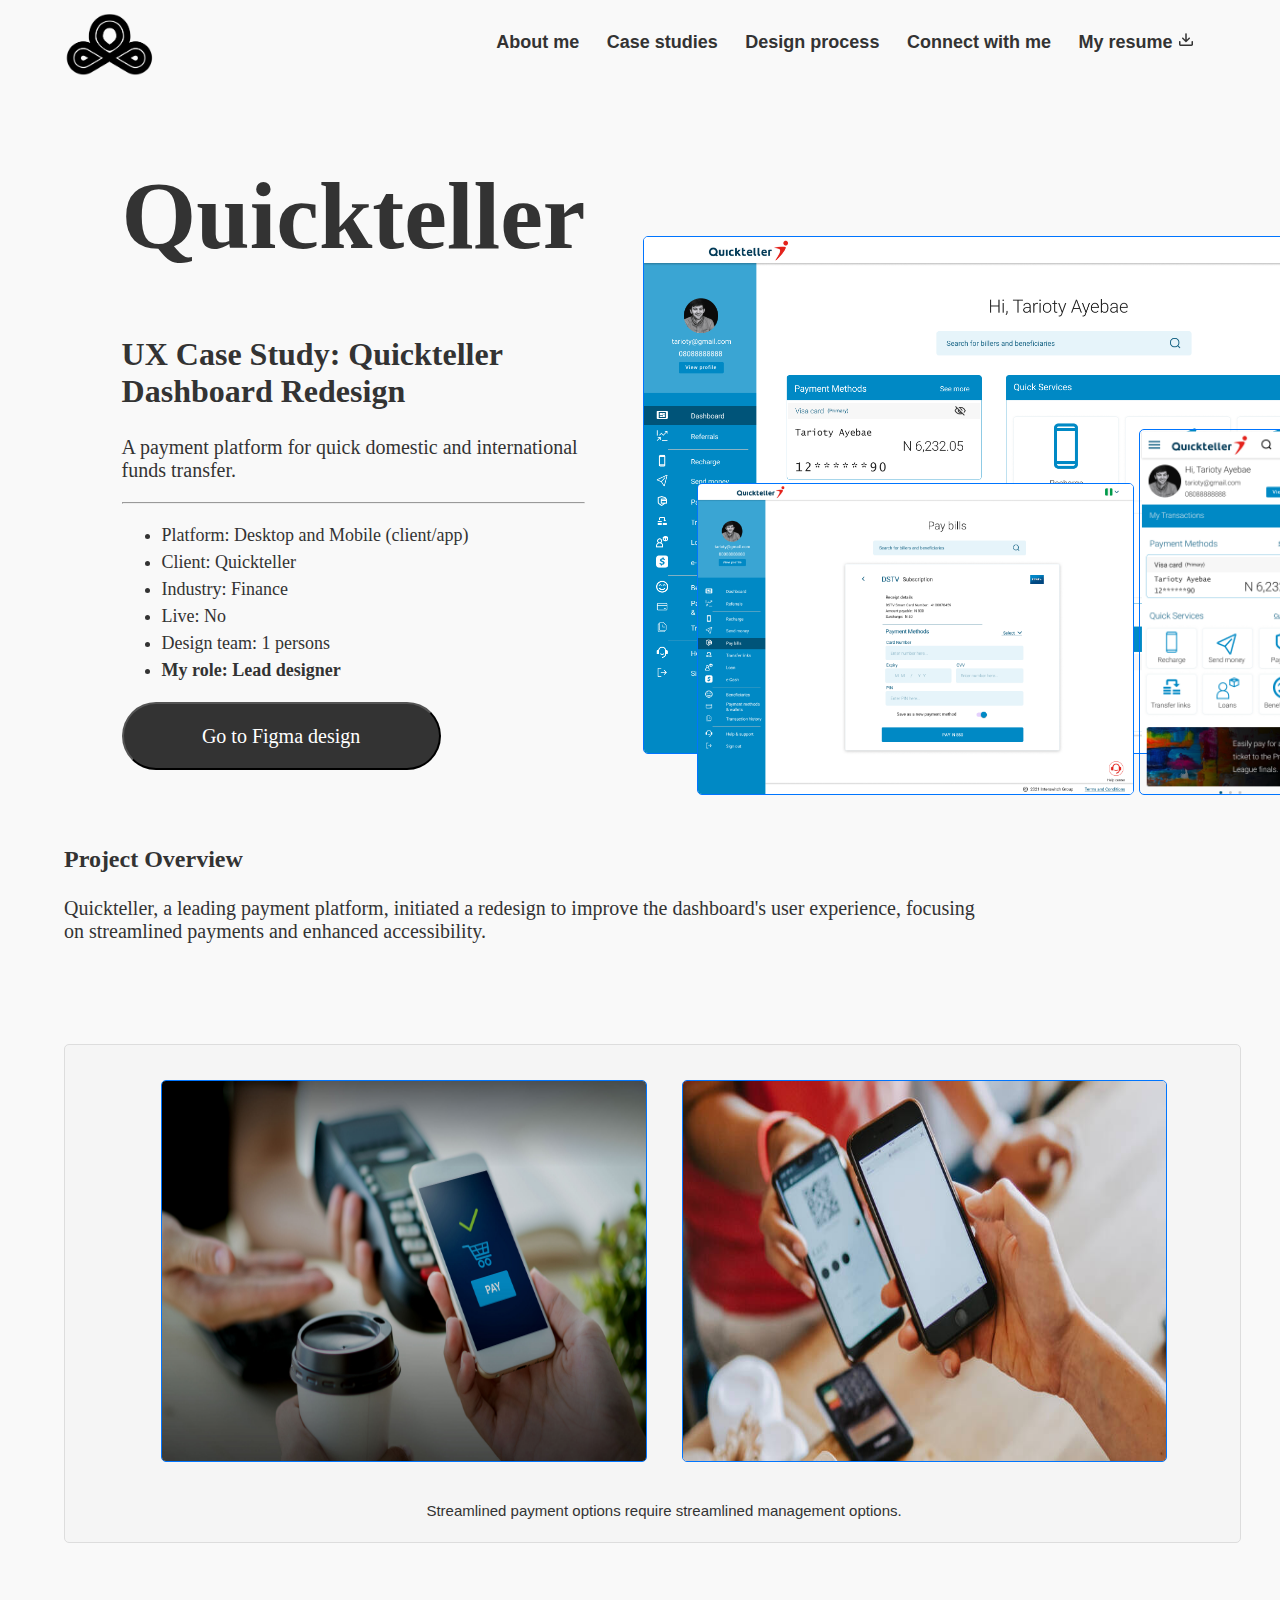
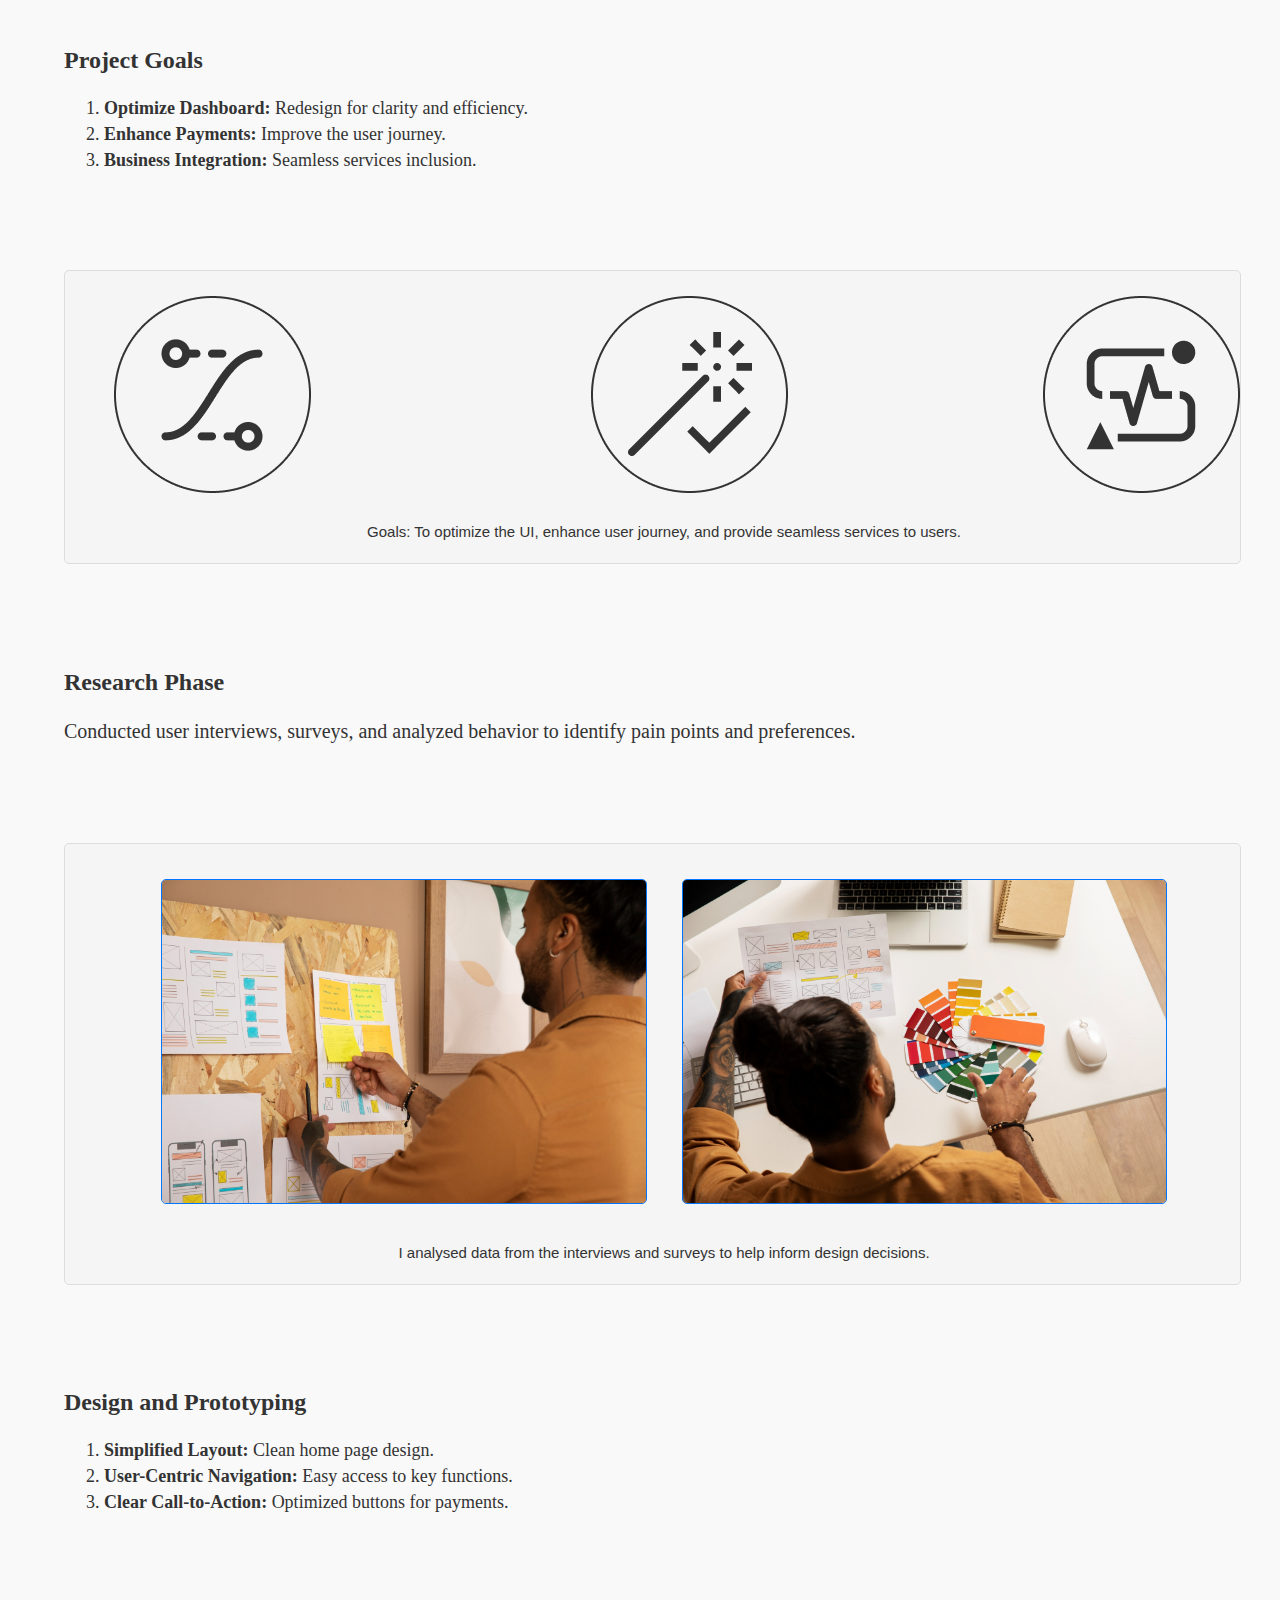
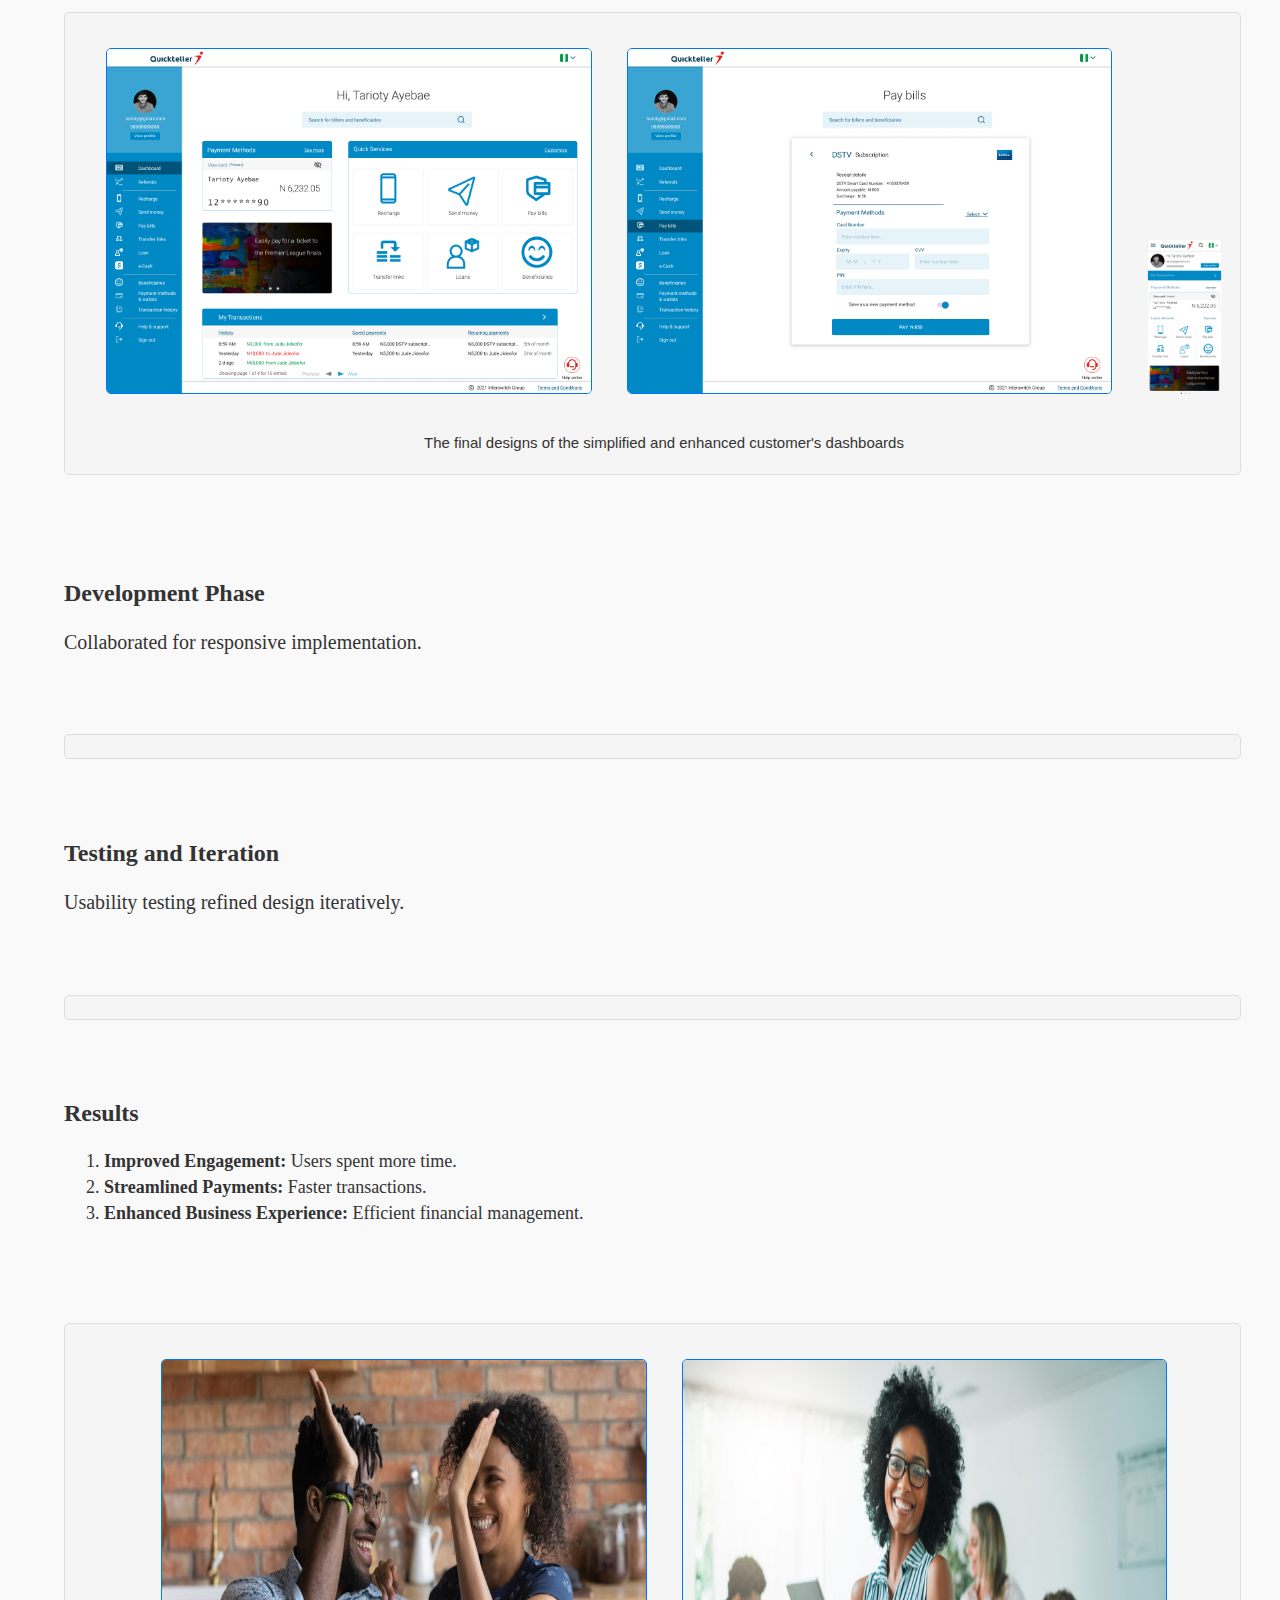
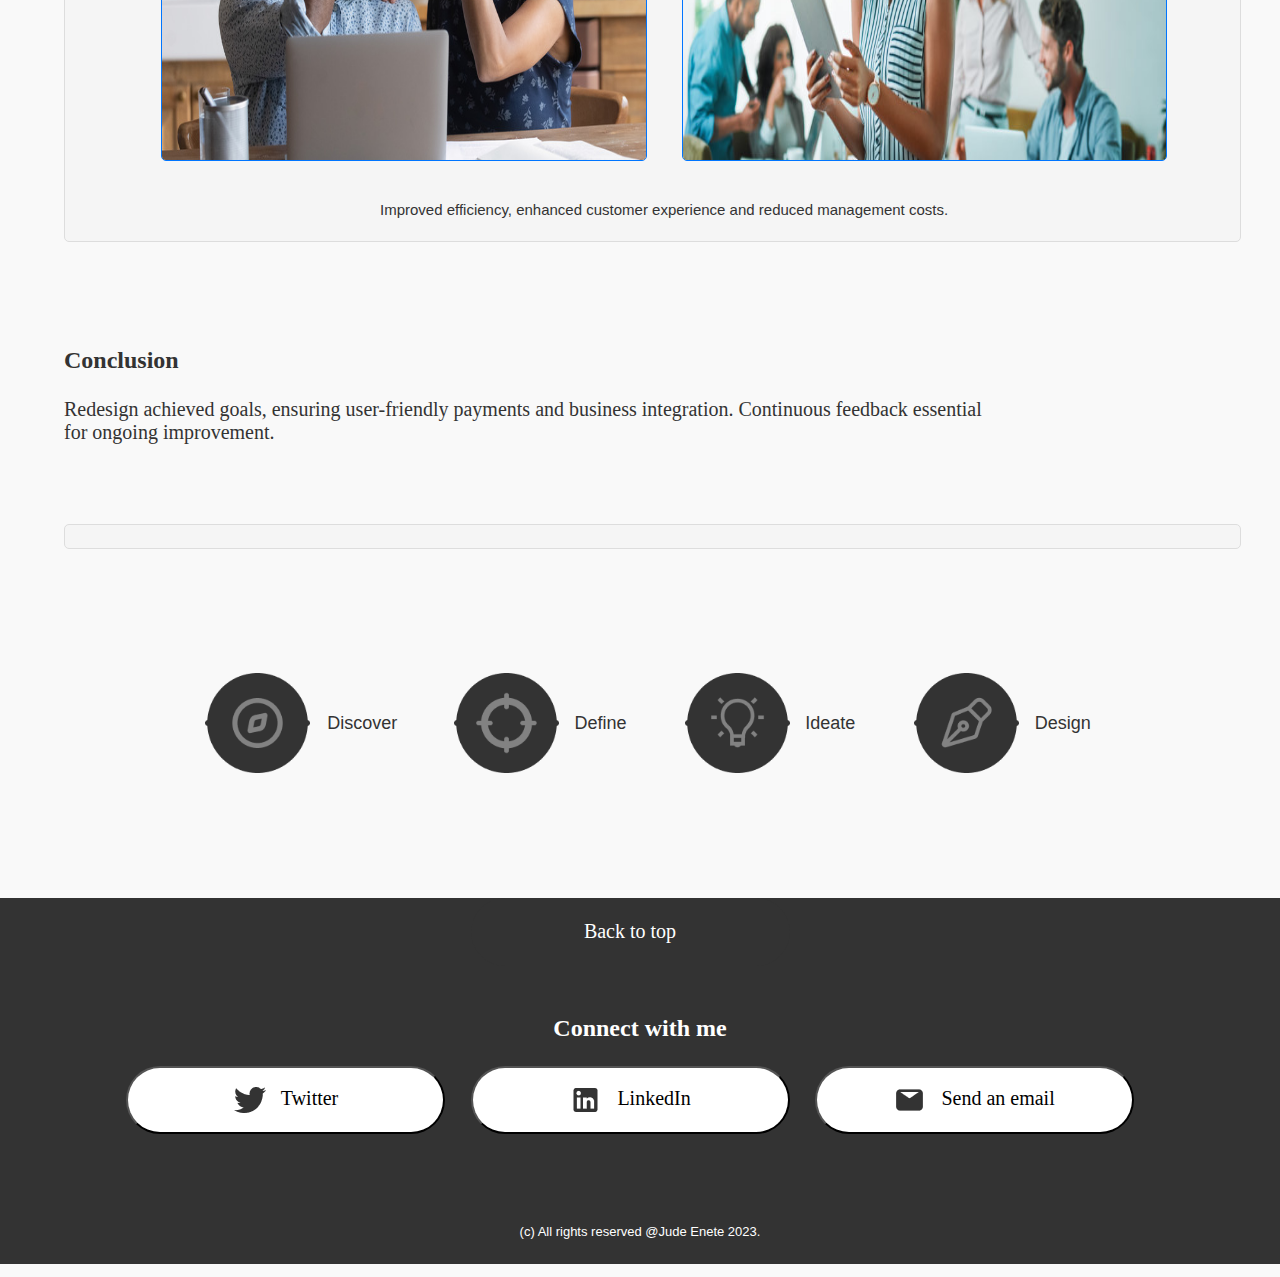
<file: quickteller.html>
<!DOCTYPE html>

<html>

<head>
    <title>Jude Enete-Quickteller</title>
    <meta name="viewport" content="width=device-width, initial-scale=1.0">
    <link rel="stylesheet" href="portfolio.css" />
    <link rel="icon" type="image.png" href="images/My Logo.png" />
</head>

<body>

    <div class="header">
        <a href="index.html"><img src="images/My Logo.png" class="logo" height="75" /></a>

        <nav>
            <ol id="navlinks">
                <li><a href="index.html">About me</a></li>
                <li><a href="case-studies.html">Case studies</a></li>
                <li><a href="design-process.html">Design process</a></li>
                <li><a href="#connect-title">Connect with me</a></li>
                <li><a href="images/Jude_Enete_Resume..pdf">My resume <img src="images/download icon.png"></a></li>
            </ol>
        </nav>
    </div>

    <!--<div class="nestuge-hero">
        <div class="nestuge-hero-text">
            <h1 id="design-hero-head">Nestuge</h1>
            <h2 id="design-hero-subhead">UX case study: Enhancing User Experience for Nestuge</h2>
            <p class="p2">Landing page and productivity tool designed for virtual creators and hosts. </p>
            <ul class="ord-sub-list">
                <li>Platform: Desktop and Mobile (website/webapp)</li>
                <li>Industry: Productivity, e-Commerce</li>
                <li>Live: Yes (<a href="https://app.nestuge.com">app.nestuge.com</a>)</li>
                <li>Design team: 1 designer</li>
                <li><b>My role: UX researcher, UX designer, UI designer</b></li>
            </ul>
        </div>

        <div class="nestuge-right">
            <img id="nestugedesktop" src="images/Nestuge Desktop.png" height="520px">
            <img id="nestugemobile" src="images/Nestuge Android Small.png" height="320px">
            <img id="nestugeipad" src="images/Nestuge Surface Pro 8.png" height="320px">
        </div>
        <img class="nestuge-hero-img" src="images/Nestuge Desktop.png" height="550px" />

    </div>-->

    <div class="case-studies" id="nestuge"> <!--hero sevtion-->
        <div class="caseblurbs">
            <div class="nest-left">
                <h1>Quickteller</h1>
                <h2>UX Case Study: Quickteller Dashboard Redesign</h2>
                <p class="p2">A payment platform for quick domestic and international funds transfer.</p>
                <hr>
                <ul class="overview">
                    <li>Platform: Desktop and Mobile (client/app)</li>
                    <li>Client: Quickteller</li>
                    <li>Industry: Finance</li>
                    <li>Live: No</li>
                    <li>Design team: 1 persons</li>
                    <li><b>My role: Lead designer</b></li>
                </ul>
                <a
                    href="https://www.figma.com/file/MlAQ0Rh4tZRhziMO9qaTvW/Quick-Teller-Redesign?type=design&t=AFGU74Ya6qOlxr1S-6"><button
                        type="button" class="primary-button">Go to Figma design</button></a>
            </div>

            <div class="nest-right">
                <img id="nestdesktop" src="images/Quickteller 1.png" height="516" style="border: 1px solid #0075ff; border-radius: 5px;">
                <img id="nestipad" src="images/Quickteller 2.png" height="310" style="border: 1px solid #0075ff; border-radius: 5px;">
                <img id="nestmobile" src="images/Quickteller mobile 1.png" height="364" style="border: 1px solid #0075ff; border-radius: 5px;">
            </div>
        </div>
    </div>

    <div class="nestuge-content">

        <!--<img class="interview-img" src="images/interview.png" />-->

        <div class="nestuge-article"><!--Project Overview-->
            <h3>Project Overview</h3>
            <div class="nestuge-article-text">
                <p class="p2">Quickteller, a leading payment platform, initiated a redesign to improve the dashboard's
                    user experience, focusing on streamlined payments and enhanced accessibility.</p>
            </div>
            <figure class="nestuge-article-fig" style="text-align: center; display: inline-block;">
                <img class="nestuge-article-img" src="images/pay 1.jpg" height="380" style="margin: 35px 15px;">
                <img class="nestuge-article-img"
                    src="images/pay 2.jpg"
                    height="380" style="margin: 35px 15px;">
                <figcaption>Streamlined payment options require streamlined management options.</figcaption>
            </figure>
        </div>

        <div class="nestuge-article"><!--Project Goals-->
            <h3>Project Goals</h3>
            <div class="nestuge-article-text">
                <ol class="ord-sub-list">
                    <li><b>Optimize Dashboard:</b> Redesign for clarity and efficiency.</li>
                    <li><b>Enhance Payments:</b> Improve the user journey.</li>
                    <li><b>Business Integration:</b> Seamless services inclusion.</li>
                </ol>
            </div>
            <figure class="nestuge-article-fig" style="text-align: center; display: inline-block;">
                <img class="nestuge-article-im" src="images/Ease icon.png" style="margin: 25px 250px 25px 25px;">
                <img class="nestuge-article-im" src="images/Enhance icon.png" style="margin: 25px 250px 25px 25px;">
                <img class="nestuge-article-im" src="images/Insights icon.png" style="margin: 25px 0px;">
                <figcaption>Goals: To optimize the UI, enhance user journey, and provide seamless services to users.</figcaption>
            </figure>
        </div>

        <div class="nestuge-article"><!--Research Phase-->
            <h3>Research Phase</h3>
            <div class="nestuge-article-text">
                <p class="p2">Conducted user interviews, surveys, and analyzed behavior to identify pain points and
                    preferences.</p>
            </div>
            <figure class="nestuge-article-fig" style="text-align: center; display: inline-block;">
                <img class="nestuge-article-img" src="images/ux research 1.jpg" style="margin: 35px 15px;">
                <img class="nestuge-article-img" src="images/ux research 2.jpg" style="margin: 35px 15px;">
                <figcaption>I analysed data from the interviews and surveys to help inform design decisions.
                </figcaption>
            </figure>

        </div>

        <div class="nestuge-article"><!--Design and Prototyping-->
            <h3>Design and Prototyping</h3>
            <div class="nestuge-article-text">
                <ol class="ord-sub-list">
                    <li><b>Simplified Layout:</b> Clean home page design.</li>
                    <li><b>User-Centric Navigation:</b> Easy access to key functions.</li>
                    <li><b>Clear Call-to-Action:</b> Optimized buttons for payments.</li>
                </ol>
            </div>
            <figure class="nestuge-article-fig" style="text-align: center; display: inline-block;">
                <img class="nestuge-article-img" src="images/Quickteller 1.png" style="margin: 35px 15px;">
                <img class="nestuge-article-img" src="images/Quickteller 2.png" height=""
                    style="margin: 35px 15px;">
                <img class="stuge-article-img" src="images/Quickteller mobile 1.png" width="75px"
                    style="margin: 35px 15px;">
                <figcaption>The final designs of the simplified and enhanced customer's dashboards</figcaption>
            </figure>
        </div>

        <div class="nestuge-article"><!--Development Phase-->
            <h3>Development Phase</h3>
            <div class="nestuge-article-text">
                <p class="p2">Collaborated for responsive implementation.</p>
                <!--<ol class="ord-sub-list">
                    <li><b>Responsive Design:</b> Ensured the dashboard is accessible across various devices, providing
                        a seamless experience for administrators on desktops and customers on mobile devices.</li>
                    <li><b>Integration of Smart Meters:</b> Implemented a connection with smart meters to gather
                        real-time data on power consumption and facilitate automated billing processes.</li>
                </ol>-->
            </div>
            <figure class="nestuge-article-fig">
                <!--<img class="nestuge-article-img" src="">
                <img class="nestuge-article-img" src="" height="">
                <figcaption></figcaption>-->
            </figure>
        </div>

        <div class="nestuge-article"><!--Testing and Iteration-->
            <h3>Testing and Iteration</h3>
            <div class="nestuge-article-text">
                <p class="p2">Usability testing refined design iteratively.</p>
            </div>
            <figure class="nestuge-article-fig">
                <!--<img class="nestuge-article-img" src="">
                <img class="nestuge-article-img" src="">
                <figcaption></figcaption>-->
            </figure>
        </div>

        <!--<div class="nestuge-article"><!--Launch and User Training
            <h3>Launch and User Training</h3>
            <div class="nestuge-article-text">
                <p class="p2">Launched the Lagos Smart Meter Dashboard and conducted training sessions for
                    administrators and customers to ensure effective utilization.</p>
            </div>
            <figure class="nestuge-article-fig">
                <!--<img class="nestuge-article-img" src="">
                    <img class="nestuge-article-img" src="">
                    <figcaption></figcaption>
            </figure>
        </div>-->

        <div class="nestuge-article"><!--Results-->
            <h3>Results</h3>
            <div class="nestuge-article-text">
                <ol class="ord-sub-list">
                    <li><b>Improved Engagement:</b> Users spent more time.</li>
                    <li><b>Streamlined Payments:</b> Faster transactions.</li>
                    <li><b>Enhanced Business Experience:</b> Efficient financial management.</li>
                </ol>
            </div>
            <figure class="nestuge-article-fig" style="text-align: center; display: inline-block;">
                <img class="nestuge-article-img" src="images/pay happy.jpg" height="400" style="margin: 35px 15px;">
                <img class="nestuge-article-img" src="images/pay happy 2.jpg" height="400" style="margin: 35px 15px;">
                <figcaption>Improved efficiency, enhanced customer experience and reduced management costs.
                </figcaption>
            </figure>
        </div>

        <div class="nestuge-article"><!--Conclusion-->
            <h3>Conclusion</h3>
            <div class="nestuge-article-text">
                <p class="p2">Redesign achieved goals, ensuring user-friendly payments and business integration.
                    Continuous feedback essential for ongoing improvement.
                </p>
            </div>
            <figure class="nestuge-article-fig">
                <!--<img class="nestuge-article-img" src="">
                <img class="nestuge-article-img" src="">
                <figcaption>Fig 2. The new dashboard and Nest creation process on Nestuge after redesign.
                </figcaption>-->
            </figure>
        </div>

    </div>

    <div class="process-relist">
        <div class="depritems">
            <span class="discover"><img src="images/Discover.png" height="100px">Discover</Discover></span>
            <span class="define"><img src="images/Define.png" height="100px">Define</span>
            <span class="ideate"><img src="images/Ideate.png" height="100px">Ideate</span>
            <span class="design"><img src="images/Design.png" height="100px">Design</span>
        </div>
    </div>

    <div class="back-to-top">
        <a href="#navlinks"><button type="button" class="text-button">Back to top</button></a>
    </div>
    <div class="connect-with-me">
        <h3 id="connect-title">Connect with me</h3>
        <div>
            <a href="https://twitter.com/DearDiary_S"><button type="button" class="secondary-button"><img
                        src="images/twitter.png" class="twitter">Twitter</button></a>
            <a href="https://linkedin.com/in/judeenete"><button type="button" class="secondary-button"><img
                        src="images/linkedin icon 333.png" class="twitter">LinkedIn</button></a>
            <a href="mailto:judejideofor@gmail.com"><button type="button" class="secondary-button"><img
                        src="images/email.png" class="twitter">Send an
                    email</button></a>
        </div>
    </div>

    <footer>
        <p class="p3">(c) All rights reserved @Jude Enete 2023.</p>
    </footer>








</body>

</html>
</file>
<file: portfolio.css>
body {
    margin: 0%;
    padding: 0;
    background-color: #f9f9f9;
    color: #333;
    font-family: "lucinda grande", arial, sans-serif;
    font-size: 18px;
    overflow-y: scroll;
    overflow-x: hidden;
}

html {
    scroll-behavior: smooth;
}

.header {
    margin-bottom: 1em;
    /*background-color: #abd240;*/
    padding-top: 5px;
    padding-bottom: 5px;
    padding-left: 5%;
    display: inline-block;
    width: 100%;
}

nav {
    margin: 0;
    padding: .5em 10%;
    /*background-color: #686397;*/
    color: #fff;
    float: right;
}

#navlinks li {
    display: inline;
    margin-right: .5em;
    padding-right: .75em;
    /*border-right: 1px solid #333;*/
    font-weight: bold;
}

#navlinks a {
    color: #333;
    text-decoration: none;
}

.logo {
    float: left;
}

.hero-section {
    margin: 5%;
    padding-bottom: 600px;
}

.hero-text {
    float: left;
}

#hero-pic {
    float: right;
    width: 40%;
}

h1 {
    font-family: Cambria, Cochin, Georgia, Times, 'Times New Roman', serif;
    font-size: 96px;
}

h2 {
    font-family: Cambria, Cochin, Georgia, Times, 'Times New Roman', serif;
    font-size: 32px;
    font-weight: bold;
}

h3 {
    font-family: Cambria, Cochin, Georgia, Times, 'Times New Roman', serif;
    font-size: 24px;
    font-weight: bold;
}

.p1 {
    font-family: Cambria, Cochin, Georgia, Times, 'Times New Roman', serif;
    font-size: 24px;
    font-weight: normal;
    text-align: left;
}

.p2 {
    font-family: Cambria, Cochin, Georgia, Times, 'Times New Roman', serif;
    font-size: 20px;
    font-weight: normal;
}

figcaption {
    font-size: 15px;
}

.primary-button {
    background-color: #333;
    color: #fff;
    height: 68px;
    width: 319px;
    border-radius: 50px;
    font-family: Cambria, Cochin, Georgia, Times, 'Times New Roman', serif;
    font-size: 20px;
    font-weight: normal;
    line-height: normal;
    text-align: center;
    margin-right: 1em;
}

.primary-button:hover {
    background-color: #111;
    cursor: pointer;
}

.secondary-button {
    background-color: #fff;
    color: black;
    height: 68px;
    width: 319px;
    border-radius: 50px;
    font-family: Cambria, Cochin, Georgia, Times, 'Times New Roman', serif;
    font-size: 20px;
    font-weight: normal;
    line-height: normal;
    text-align: center;
    margin-right: 1em;
}

.secondary-button:hover {
    background-color: #eee;
    cursor: pointer;
}

.text-button {
    background-color: #333;
    color: white;
    height: 68px;
    width: 319px;
    border: 0px;
    border-radius: 50px;
    font-family: Cambria, Cochin, Georgia, Times, 'Times New Roman', serif;
    font-size: 20px;
    font-weight: normal;
    line-height: normal;
    text-align: center;
    margin-right: 1em;
}

.text-button:hover {
    color: #0075ff;
    cursor: pointer;
}

.unclickable-button {
    background-color: #c4c4c4;
    border-color: #999;
    color: #fff;
    height: 68px;
    width: 319px;
    border-radius: 50px;
    font-family: Cambria, Cochin, Georgia, Times, 'Times New Roman', serif;
    font-size: 20px;
    font-weight: normal;
    line-height: normal;
    text-align: center;
    margin-right: 1em;
}

.credentials {
    margin: 0% 16% 0% 16%;
    padding-bottom: 300px;
    text-align: center;
}

.certificates {
    float: left;
    display: inline;
    max-width: 40%;
    padding: 0%;
    margin: 0%;
}

.certificates a {
    text-decoration: none;
    color: #0075ff;
}

#hr1 {
    border: none;
    border-top: 1px dashed #333;
    width: 250px;
    float: left;
}

.logos {
    float: right;
    padding: 0%;
    margin: 0%;
    width: 55%;
}

#STlogo {
    margin: 5%;
}

.design-process-section {
    text-align: center;
    margin: 5%;
    padding-bottom: 50px;
}

.depritems {
    margin: 0 5% 0 5%;
}

.depritems span {
    margin: 3.5%;
    white-space: normal;
    display: inline-flex;
    align-items: center;
}

.depritems span img {
    padding-right: 10%;
}

.blurbandimg {
    padding: 0 0 0 18%;
    display: flex;
    margin: auto;
    text-align: center;
}

.process-blurb {
    float: left;
    max-width: 35%;
    text-align: left;
    margin-right: 5%;
}

.design-image {
    float: right;
    max-width: 50%;
}

.toolblurbs {
    width: fit-content;
    margin: auto;
    padding: 0% 25%;
    text-align: center;
    display: inline-flex;
    align-items: center;
    /*background-color: #c8ff00;
    height: 150px;*/
}

.left-blurb {
    float: left;
    width: 100%;
    text-align: center;
    margin-right: 5%;
    border-right: 1px dashed #333;
    height: 100%;
    /*background-color: #00ff00;*/
}

.right-blurb {
    float: left;
    width: 100%;
    text-align: left;
    /*background-color: #0075ff;*/
}

.case-studies {
    text-align: center;
    margin: 0% 5%;
    /*padding-bottom: 50px;*/
}


.caseblurbs {
    width: 100%;
    margin: auto;
    padding: 0% 5%;
    text-align: center;
    display: inline-flex;
    align-items: center;
    /*background-color: #c8ff00;*/
    height: 650px;
    position: relative;
    top: 50px;
}

.nest-left {
    float: left;
    width: 55%;
    text-align: left;
    margin-right: 5%;
    position: relative;
    top: -50px;
    /*border-right: 1px dashed #333;
    height: 100%;
    background-color: #00ff00;*/
}

.overview li {
    line-height: 150%;
    font-family: Cambria, Cochin, Georgia, Times, 'Times New Roman', serif;
    font-size: 18px;
    font-weight: normal;
}

.nest-right {
    float: right;
    width: 100%;
    /*text-align: right;
    /*background-color: #0075ff;*/
}

#nestdesktop {
    position: relative;
    top: 200px;
    z-index: 0;
}

#nestipad {
    position: relative;
    top: -130px;
    z-index: 1;
}

#nestmobile {
    position: relative;
    top: -130px;
    z-index: 2;
}

.hubs-right {
    float: right;
    width: 55%;
    text-align: left;
    margin-right: 10%;
    position: relative;
    top: -50px;
    /*border-right: 1px dashed #333;
    height: 100%;
    background-color: #00ff00;*/
}

#lagdesktop {
    position: relative;
    top: -50px;
    z-index: 0;
}

#nestuge {
    padding-bottom: 5%;
}

#hubs {
    padding-bottom: 5%;
}

#lagsmamet {
    padding-bottom: 5%;
}

#foodie {
    padding-bottom: 5%;
}

.hubs-left {
    float: left;
    width: 100%;
    margin-right: 0%;
    text-align: left;
    /*background-color: #0075ff;*/
}

#hubs1 {
    position: relative;
    top: 0px;
    left: 255px;
    z-index: 2;
}

#hubs2 {
    position: relative;
    top: 0px;
    left: -200px;
    transform: rotate(-15deg);
    z-index: 1;
}

#hubs3 {
    position: relative;
    top: 0px;
    left: -50px;
    transform: rotate(15deg);
    z-index: 0;
}

.see-case-studies {
    margin: 5%;
    text-align: center;
}

.connect-with-me {
    padding: 2% 5% 2% 5%;
    text-align: center;
    background-color: #333;
}

#connect-title {
    color: #fff;
}

.twitter {
    vertical-align: middle;
    margin-right: 5%;
}

.back-to-top {
    text-align: center;
    background-color: #333;
}

footer {
    line-height: 500%;
    background-color: #333;
    color: #fff;
    text-align: center;
    padding-top: 2%;
    font-size: small;
}

.intro-section {
    margin: 5%;
    padding-bottom: 150px;
}

.intro-text {
    float: left;
    width: 60%;
}

#intro-head {
    line-height: 5px;
}

.projects {
    margin: 5%;
    display: inline-block;
}

.case-card {
    width: 360px;
    height: 360px;
    background-color: #333;
    margin: 0% 5% 5% 0%;
    float: left;
    border: 1px solid #333;
    border-radius: 5px;
}

.case-card:hover {
    background-color: #f9f9f9;
    box-shadow: -7px 7px 10px rgba(0, 0, 0, 0.2);
    border: 1px solid #0075ff;
}

.case-info {
    max-width: inherit;
    background-color: #333;
    padding: 2px 25px 2px;
    border-radius: 0px 0px 5px 5px;
}

.case-info h3 {
    color: white;
}

.case-info p {
    color: white;
    font-family: 'Lucida Sans', 'Lucida Sans Regular', 'Lucida Grande', 'Lucida Sans Unicode', Geneva, Verdana, sans-serif;
    font-size: 16px;
    font-weight: normal;
}

#nestuge-card {
    background-image: url(images/Nestuge\ Surface\ Pro\ 8.png);
    background-position: top;
    background-size: 100%;
    height: 60%;
    margin: 10px 10px 0px;
    border-radius: 5px 5px 5px 5px;
}

#nestuge-card:hover {
    background-size: 200%;
}

#hubs-card {
    background-image: url(images/Hubs\ 2.png);
    background-position: top;
    background-size: 100%;
    height: 53%;
    margin: 10px 10px 0px;
    border-radius: 5px 5px 5px 5px;
}

#hubs-card:hover {
    background-size: 200%;
}

#lsm-card {
    background-image: url(images/Lagos\ smart\ meter.png);
    background-position: top;
    background-size: 100%;
    height: 53%;
    margin: 10px 10px 0px;
    border-radius: 5px 5px 5px 5px;
}

#lsm-card:hover {
    background-size: 200%;
}

#foodie-card {
    background-image: url(images/Foodie\ 1.png);
    background-position: top;
    background-size: 100%;
    height: 60%;
    margin: 10px 10px 0px;
    border-radius: 5px 5px 5px 5px;
}

#foodie-card:hover {
    background-size: 200%;
}

#quickteller-card {
    background-image: url(images/Quickteller.png);
    background-position: top;
    background-size: 100%;
    height: 60%;
    margin: 10px 10px 0px;
    border-radius: 5px 5px 5px 5px;
}

#quickteller-card:hover {
    background-size: 200%;
}

.design-hero {
    margin: 5%;
    padding-bottom: 600px;
}

.design-hero-text {
    float: left;
    width: 40%;
}

.design-hero-img {
    float: right;
    min-width: 40%;
}

#design-hero-head {
    line-height: 100px;
}

.connector {
    position: absolute;
    top: 600px;
    left: 10%;
    z-index: -1;
}

.contents {
    margin: 5%;
    /*display: inline-flex;*/
}

.vertitems {
    margin: 0 5% 0 2%;
    max-width: 10%;
    float: left;
    position: sticky;
    top: 50px;
}

.vertitems span {
    margin: 3.5%;
    margin-bottom: 50%;
    display: inline-flex;
    align-items: center;
    float: left;
}

.vertitems span img {
    padding-right: 10%;
}

.list-line {
    position: absolute;
    top: 1130px;
    left: 25.8%;
    z-index: -1;
    opacity: 15%;
}

.main-list {
    /*list-style-image: url(images/hand-point-bullet.png);
    list-style-type: style size(50px);
    list-style-position: outside;
    list-style-type: circle;*/
    position: relative;
    left: -40px;
    font-family: Cambria, Cochin, Georgia, Times, 'Times New Roman', serif;
}

.main-list li {
    margin-bottom: 25px;
    list-style-image: url(images/hand-point-bullet.png);
    list-style-type: style size(50px);
    list-style-position: outside;
    list-style-type: circle;
}

.middle-article {
    /*position: relative;
    top: -90px;
    float: left;
    max-width: 35%;
    max-height: 5%;*/
    margin: 5% 0% 5% 25%;
}

.ord-sub-list li {
    margin-bottom: 5px;
    font-family: Cambria, Cochin, Georgia, Times, 'Times New Roman', serif;
}

.interview-img {
    float: right;
    margin-left: 5%;
}

.good-and-bad {
    margin: 5% 0% 45%;
}

.good-and-bad figure {
    float: left;
}

#main-list-after-figures {
    clear: both;
}

.nestuge-hero {
    margin: 5%;
    display: inline-block;
}

.nestuge-hero-text {
    float: left;
    width: 30%;
    margin-right: 5%;
}

.nestuge-right {
    float: left;
    max-width: 55%;
    text-align: center;
    margin: 0% 1% 0% 0%;
}

#nestugemobile {
    max-width: 100%;
    height: auto;
    /*float: left;
    position: relative;
    top: -250px;
    left: -55px;*/
}

#nestugeipad {
    float: right;
    position: relative;
    top: -250px;
}


/*
.nestuge-hero {
    margin: 5%;
    padding-bottom: 700px;
}

/*.nestuge-hero-img {
    float: right;
    min-width: 40%;
}*/

/*
.nestuge-right {
    float: right;
    width: 60%;
    text-align: right;
    background-color: #0075ff;
}

/*
#nestugedesktop {
    top: 20px;
    z-index: 0;
    float: left;
}

#nestugeipad {
    position: relative;
    top: -250px;
    right: 70px;
    z-index: 1;
    float: left;
}

#nestugemobile {
    position: relative;
    top: -300px;
    right: 50px;
    z-index: 2;
    float: left;
}

.nestuge-approach {
    margin: auto;
    text-align: left;
    width: 100%;
    float: left;
}

.nestuge-approach ol {
    margin: auto;
    text-align: left;
    width: 50%;
    float: left;
}
.nestuge-outcome {
    margin: auto;
    text-align: left;
    width: 50%;
    float: left;
}
*/

.nestuge-content {
    margin: 0% 5%;
}

.nestuge-article {
    width: 100%;
}

.nestuge-article-text {
    width: 80%;
}

.nestuge-article-img {
    width: 42%;
    margin: 3% 3% 0% 0%;
    border: 1px solid #0075ff;
    border-radius: 5px;
}

.nestuge-article-fig {
    width:100%;
    margin: 7% 0%;
    background-color: #f5f5f5;
    border: 1px solid #ddd;
    border-radius: 5px;
    padding: 0% 0% 2% 2%;
}

.process-relist {
    text-align: center;
    margin: 7%;
}
</file>
